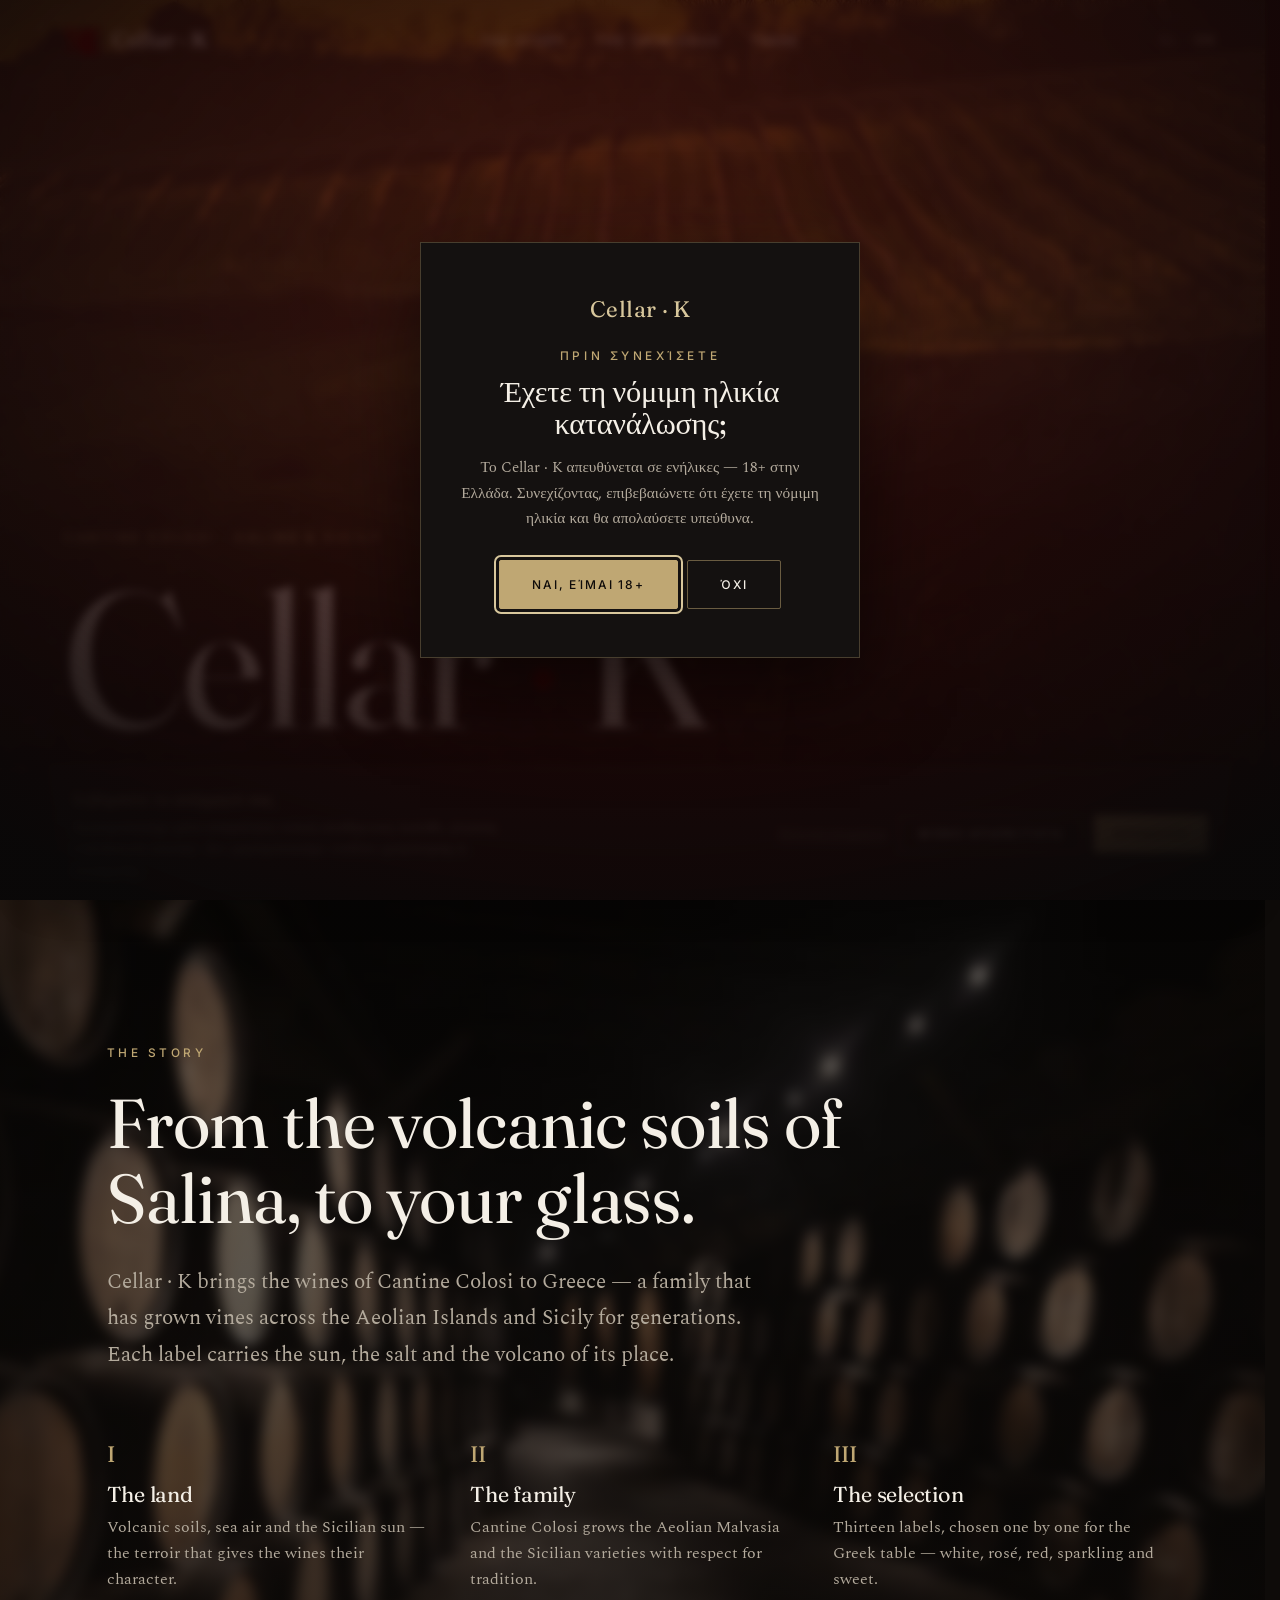
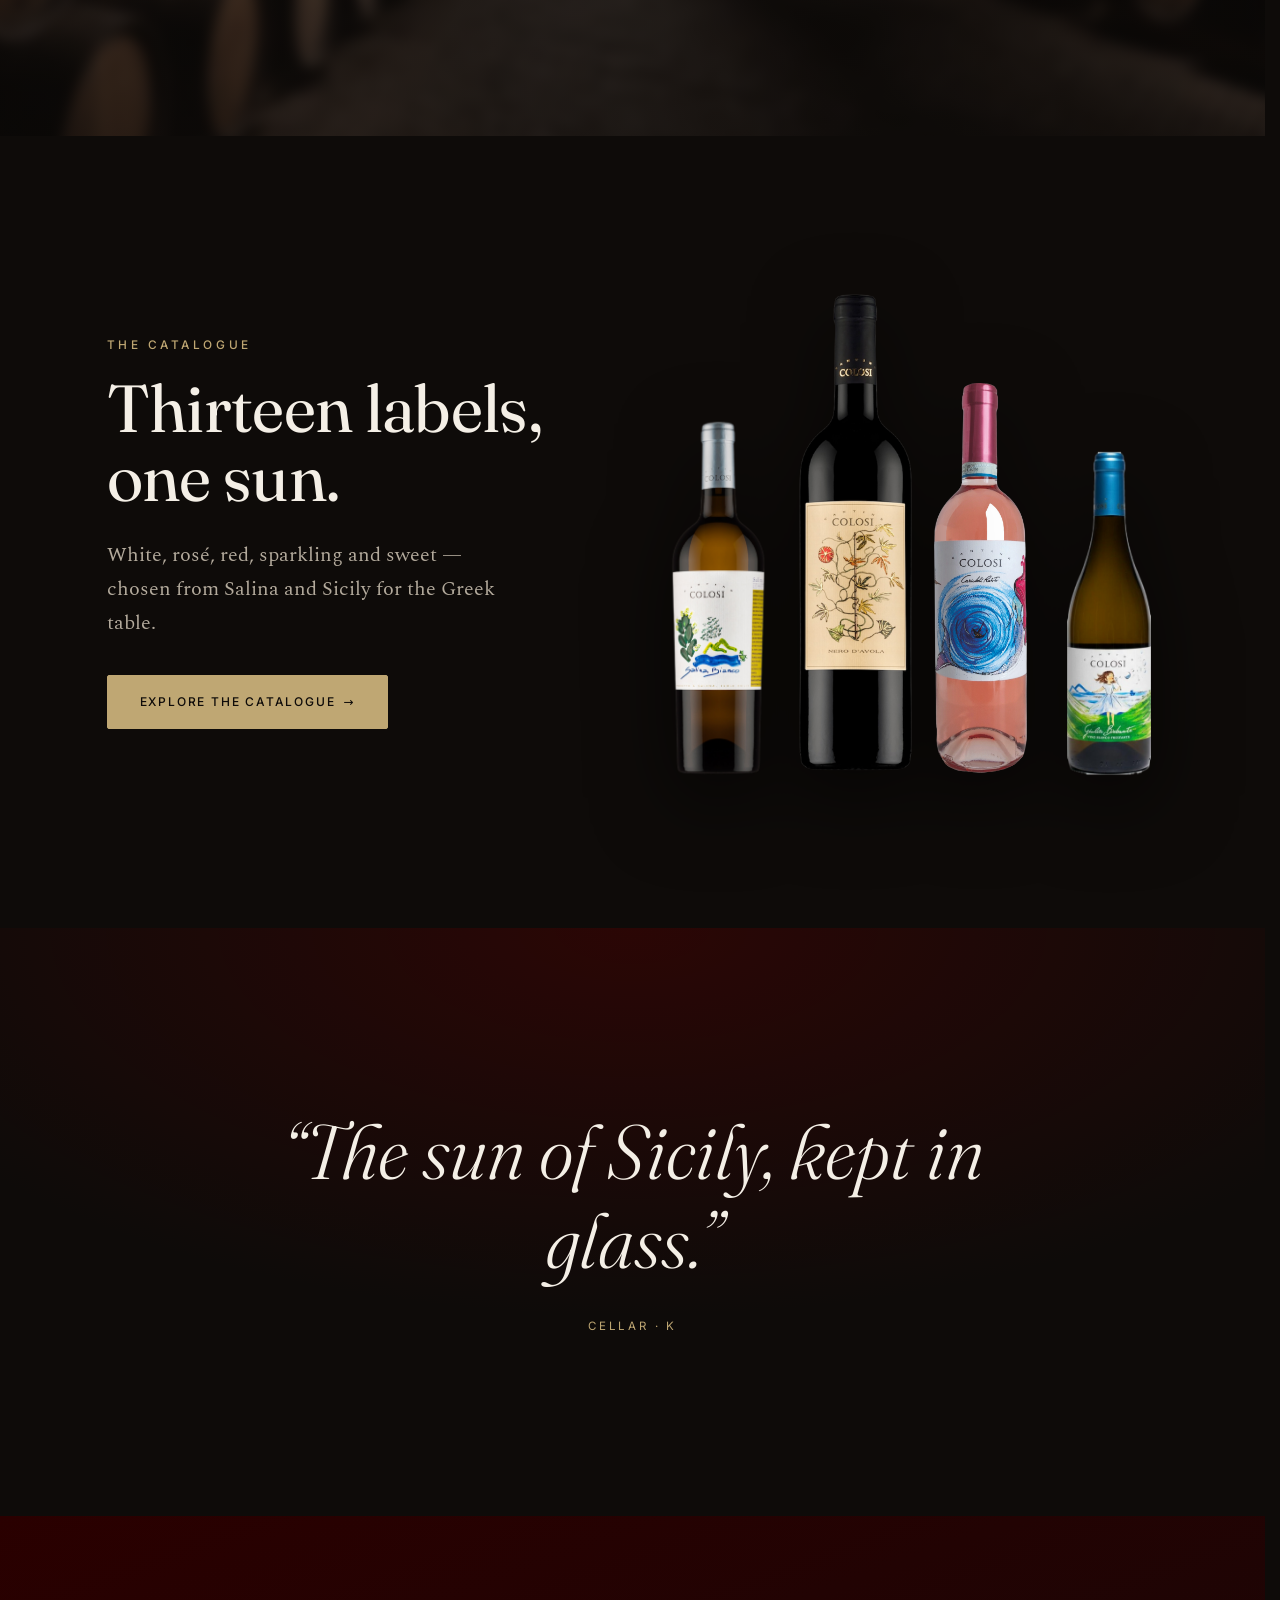
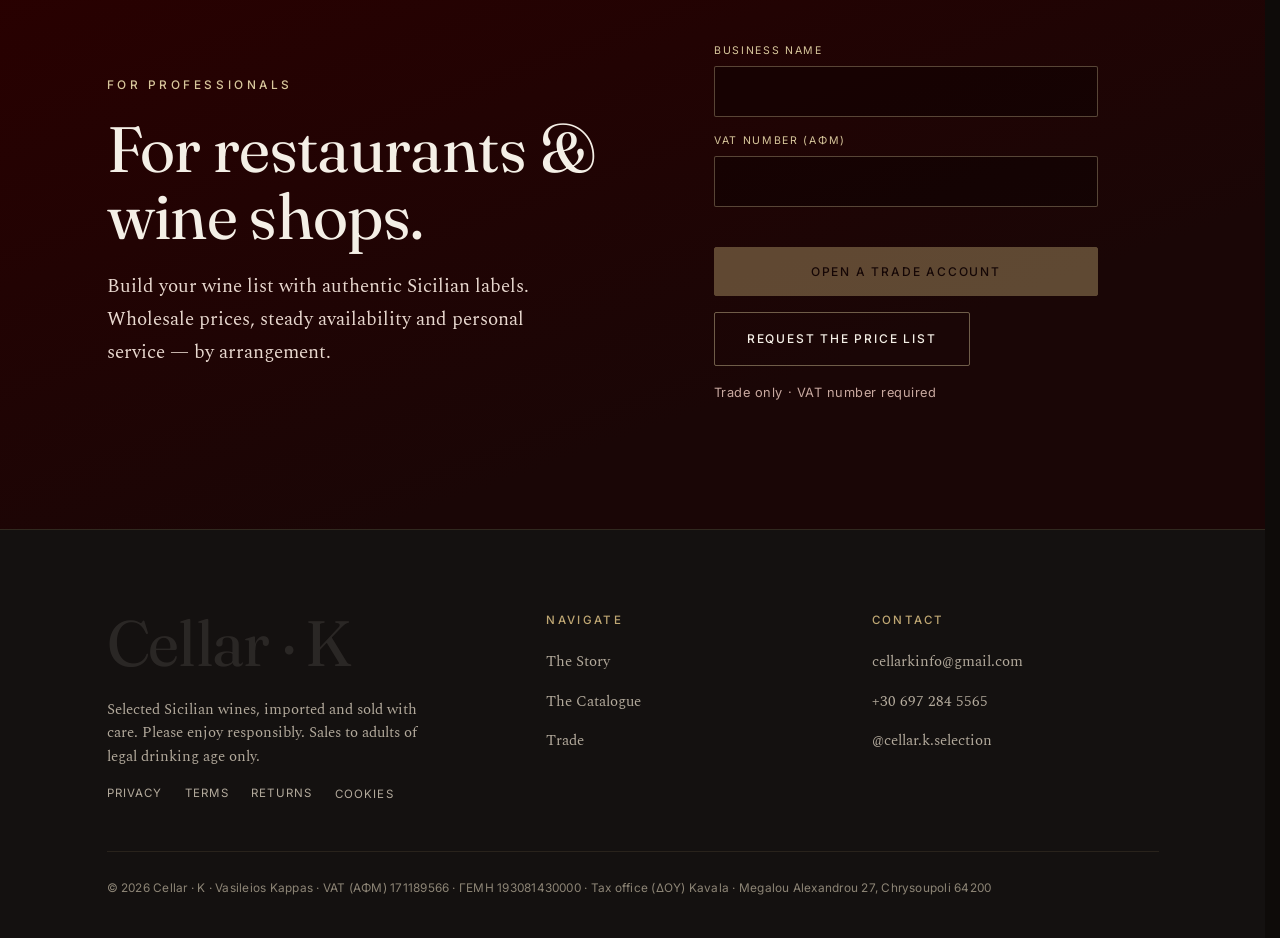
<file: index.html>
<!doctype html>
<html lang="el">
<head>
<meta charset="utf-8" />
<meta name="viewport" content="width=device-width, initial-scale=1" />
<meta name="robots" content="noindex, nofollow"><!-- LAUNCH cellar-k.com: remove this noindex -->
<meta http-equiv="Content-Security-Policy" content="default-src 'self'; script-src 'self' 'unsafe-inline'; style-src 'self' 'unsafe-inline'; img-src 'self' https://romanos2408.github.io data:; font-src 'self'; connect-src 'self'; base-uri 'self'; form-action 'self'; object-src 'none'" />
<meta name="theme-color" content="#0e0b09" />
<title data-gr="Cellar · K — Σικελικά κρασιά · Cantine Colosi" data-en="Cellar · K — Sicilian wines · Cantine Colosi">Cellar · K — Σικελικά κρασιά · Cantine Colosi</title>
<meta name="description" data-gr="Επιλεγμένα σικελικά κρασιά της Cantine Colosi από τη Σαλίνα και τη Σικελία, με εισαγωγή και διάθεση στην Ελλάδα." data-en="Selected Sicilian wines from Cantine Colosi — Salina & Sicily — imported and distributed in Greece." content="Επιλεγμένα σικελικά κρασιά της Cantine Colosi από τη Σαλίνα και τη Σικελία." />
<link rel="canonical" href="https://cellar-k.com/" />
<link rel="icon" href="assets/favicon-32.png" />
<link rel="apple-touch-icon" href="assets/apple-touch-icon.png" />
<link rel="stylesheet" href="assets/fonts/fonts.css?v=2" />
<link rel="stylesheet" href="assets/styles.css?v=13" />
<style>
  /* homepage section styles only — tokens, reset, nav, buttons, eyebrow
     and footer live in the shared assets/styles.css */
  .hero{ position:relative; height:100svh; min-height:600px; overflow:hidden; display:flex; align-items:flex-end; }
  .hero-bg{ position:absolute; inset:0; width:100%; height:100%; object-fit:cover; transform:scale(1.16); will-change:transform; }
  .hero-scrim{ position:absolute; inset:0; z-index:1; background:linear-gradient(to top, rgba(8,6,5,.95) 0%, rgba(8,6,5,.5) 34%, rgba(8,6,5,.06) 58%, rgba(8,6,5,.42) 100%); }
  .hero-content{ position:relative; z-index:2; width:100%; padding:0 clamp(1.4rem,5vw,5rem) clamp(3rem,9vh,7rem); }
  .hero-content .eyebrow{ margin:0 0 1.5rem; }
  .hero h1{ font-size:clamp(4rem,15vw,13rem); line-height:.9; }
  .hero .tagline{ font-family:var(--body); font-style:italic; font-size:clamp(1.15rem,2.5vw,1.85rem); color:var(--gold-soft); margin:1.5rem 0 0; max-width:26ch; line-height:1.3; }
  .scroll-cue{ position:absolute; left:50%; bottom:1.8rem; z-index:3; transform:translateX(-50%); width:1px; height:54px; background:linear-gradient(to bottom, transparent, var(--gold-soft)); }

  .story{ position:relative; isolation:isolate; overflow:hidden; padding:clamp(6rem,16vh,12rem) 0; background:var(--ink-2); }
  .story-bg{ position:absolute; inset:0; z-index:-1; }
  .story-bg img{ width:100%; height:100%; object-fit:cover; filter:blur(6px) brightness(.66) saturate(.95); transform:scale(1.08); }
  .story-bg::after{ content:""; position:absolute; inset:0; background:linear-gradient(rgba(14,11,9,.38), rgba(14,11,9,.66)); }
  .story .eyebrow{ margin-bottom:1.4rem; }
  .story h2{ font-size:clamp(2rem,5.4vw,4.4rem); line-height:1.08; max-width:18ch; }
  .story .lede{ font-size:clamp(1.05rem,1.7vw,1.3rem); line-height:1.75; color:var(--muted); max-width:60ch; margin:1.8rem 0 0; }
  .story-grid{ display:grid; grid-template-columns:repeat(3,1fr); gap:2.4rem; margin-top:clamp(3rem,7vh,5.5rem); }
  .story-grid .num{ font-family:var(--serif); font-size:1.4rem; color:var(--gold); }
  .story-grid h3{ font-size:1.35rem; margin:.7rem 0 .5rem; }
  .story-grid p{ font-size:.98rem; line-height:1.65; color:var(--muted); }
  @media(max-width:780px){ .story-grid{ grid-template-columns:1fr; gap:2rem; } }

  .cat{ padding:clamp(6rem,16vh,12rem) 0; }
  .cat-split{ display:grid; grid-template-columns:1fr 1fr; gap:clamp(2rem,5vw,5rem); align-items:center; }
  .cat-split-text .eyebrow{ margin-bottom:1.2rem; }
  .cat-split-text h2{ font-size:clamp(2.2rem,5.2vw,4.6rem); line-height:1.04; max-width:12ch; }
  .cat-split-text .lede{ font-size:clamp(1.05rem,1.6vw,1.25rem); line-height:1.7; color:var(--muted); margin:1.6rem 0 2.2rem; max-width:40ch; }
  .cat-bottles{ position:relative; height:clamp(360px,56vh,560px); }
  .cat-bottles img{ position:absolute; bottom:0; height:88%; filter:drop-shadow(0 26px 40px rgba(0,0,0,.6)); }
  .cat-bottles img:nth-child(1){ left:0; height:74%; z-index:1; }
  .cat-bottles img:nth-child(2){ left:24%; height:100%; z-index:3; }
  .cat-bottles img:nth-child(3){ left:52%; height:82%; z-index:2; }
  .cat-bottles img:nth-child(4){ left:80%; height:68%; z-index:1; }
  @media(max-width:780px){ .cat-split{ grid-template-columns:1fr; } .cat-bottles{ height:340px; } }

  .interlude{ position:relative; padding:clamp(7rem,20vh,14rem) 0; text-align:center; background:radial-gradient(120% 120% at 50% 0%, rgba(78,0,0,.45), rgba(14,11,9,0) 55%), var(--ink); }
  .interlude p{ font-family:var(--serif); font-style:italic; font-weight:300; font-size:clamp(2rem,6vw,5rem); line-height:1.15; color:var(--cream); max-width:16ch; margin:0 auto; }
  .interlude .src{ font-family:var(--sans); font-size:.72rem; letter-spacing:.24em; text-transform:uppercase; color:var(--gold); margin-top:2rem; }

  .trade{ background:linear-gradient(160deg, var(--oxblood-deep), #1a0606 70%); padding:clamp(5rem,14vh,10rem) 0; }
  .trade-grid{ display:grid; grid-template-columns:1.1fr .9fr; gap:clamp(2rem,5vw,5rem); align-items:center; }
  .trade .eyebrow{ color:var(--gold-soft); margin-bottom:1.2rem; }
  .trade h2{ font-size:clamp(2rem,5vw,4rem); line-height:1.05; }
  .trade p{ font-family:var(--body); font-size:clamp(1.05rem,1.5vw,1.22rem); line-height:1.7; color:#e9d9d0; margin:1.4rem 0 0; max-width:46ch; }
  .trade-cta{ display:flex; flex-direction:column; gap:1rem; align-items:flex-start; }
  .trade-cta .note{ font-family:var(--sans); font-size:.8rem; color:#c9a9a0; letter-spacing:.04em; }
  .trade-form{ display:flex; flex-direction:column; gap:.9rem; width:100%; max-width:24rem; }
  .trade-form .field{ display:flex; flex-direction:column; gap:.4rem; }
  .trade-form .field-label{ font-family:var(--sans); font-size:.66rem; letter-spacing:.16em; text-transform:uppercase; color:var(--gold-soft); }
  .trade-form input{ width:100%; padding:.8rem .95rem; border-radius:2px; background:rgba(0,0,0,.28); border:1px solid rgba(216,199,156,.34); color:var(--cream); font-family:var(--body); font-size:1rem; transition:border-color .3s var(--ease), background .3s var(--ease); }
  .trade-form input:focus{ outline:none; border-color:var(--gold); background:rgba(0,0,0,.4); }
  .trade-form #trAfm{ letter-spacing:.28em; font-variant-numeric:tabular-nums; }
  .trade-form .field-msg{ min-height:1.1em; margin:-.25rem 0 .15rem; font-family:var(--sans); font-size:.74rem; color:transparent; }
  .trade-form .field-msg.ok{ color:var(--gold-soft); }
  .trade-form .field-msg.bad{ color:#e7a79c; }
  .trade-form .btn{ width:100%; justify-content:center; }
  .trade-form .btn[disabled]{ opacity:.42; cursor:not-allowed; pointer-events:none; }
  @media(max-width:780px){ .trade-grid{ grid-template-columns:1fr; gap:2.2rem; } }

  @media(prefers-reduced-motion:reduce){ .hero-bg{ transform:none !important; } }
</style>
</head>
<body>
  <header class="nav" id="nav">
    <a class="brand" href="#" aria-label="Cellar · K — αρχική" data-aria-gr="Cellar · K — αρχική" data-aria-en="Cellar · K — home"><img class="brand-mark" src="assets/logo-mark.png" alt="" /><span>Cellar · K</span></a>
    <ul class="nav-links">
      <li><a href="#story" data-gr="Η Ιστορία" data-en="The Story">Η Ιστορία</a></li>
      <li><a href="catalog.html" data-gr="Ο Κατάλογος" data-en="The Catalogue">Ο Κατάλογος</a></li>
      <li><a href="#trade" data-gr="Χονδρική" data-en="Trade">Χονδρική</a></li>
    </ul>
    <button class="lang" type="button" data-aria-gr="Αλλαγή γλώσσας" data-aria-en="Change language" aria-label="Αλλαγή γλώσσας"><span data-lang="gr">EL</span> · <span data-lang="en">EN</span></button>
  </header>

  <!-- HERO -->
  <section class="hero">
    <img class="hero-bg" src="assets/photos/hero-sicily.jpg" alt="" data-aria-gr="Αμπελώνας στη Σικελία στο χρυσό φως" data-aria-en="A Sicilian vineyard in golden light" />
    <div class="hero-scrim"></div>
    <div class="hero-content">
      <span class="eyebrow" data-gr="Cantine Colosi · Σαλίνα & Σικελία" data-en="Cantine Colosi · Salina & Sicily">Cantine Colosi · Σαλίνα &amp; Σικελία</span>
      <h1>Cellar <span class="dot">·</span> K</h1>
      <p class="tagline" data-gr="Ο ήλιος της Σικελίας, φυλαγμένος σε γυαλί." data-en="The sun of Sicily, kept in glass.">Ο ήλιος της Σικελίας, φυλαγμένος σε γυαλί.</p>
    </div>
    <div class="scroll-cue" aria-hidden="true"></div>
  </section>

  <!-- STORY -->
  <section class="story" id="story">
    <div class="story-bg" aria-hidden="true"><img src="assets/photos/barrels.jpg" alt="" /></div>
    <div class="wrap">
      <span class="eyebrow" data-gr="Η Ιστορία" data-en="The Story">Η Ιστορία</span>
      <h2 data-fade data-gr="Από τα ηφαιστειακά εδάφη της Σαλίνα, στο ποτήρι σας." data-en="From the volcanic soils of Salina, to your glass.">Από τα ηφαιστειακά εδάφη της Σαλίνα, στο ποτήρι σας.</h2>
      <p class="lede" data-fade data-gr="Το Cellar · K φέρνει στην Ελλάδα τα κρασιά της Cantine Colosi — μιας οικογένειας που καλλιεργεί αμπέλια στα Αιολικά Νησιά και τη Σικελία εδώ και γενιές. Κάθε ετικέτα κουβαλά τον ήλιο, το αλάτι και το ηφαίστειο του τόπου της." data-en="Cellar · K brings the wines of Cantine Colosi to Greece — a family that has grown vines across the Aeolian Islands and Sicily for generations. Each label carries the sun, the salt and the volcano of its place.">Το Cellar · K φέρνει στην Ελλάδα τα κρασιά της Cantine Colosi — μιας οικογένειας που καλλιεργεί αμπέλια στα Αιολικά Νησιά και τη Σικελία εδώ και γενιές. Κάθε ετικέτα κουβαλά τον ήλιο, το αλάτι και το ηφαίστειο του τόπου της.</p>
      <div class="story-grid">
        <div data-fade><div class="num">I</div><h3 data-gr="Ο τόπος" data-en="The land">Ο τόπος</h3><p data-gr="Ηφαιστειακά εδάφη, θαλασσινός αέρας και ο σικελικός ήλιος — το terroir που δίνει στα κρασιά τον χαρακτήρα τους." data-en="Volcanic soils, sea air and the Sicilian sun — the terroir that gives the wines their character.">Ηφαιστειακά εδάφη, θαλασσινός αέρας και ο σικελικός ήλιος — το terroir που δίνει στα κρασιά τον χαρακτήρα τους.</p></div>
        <div data-fade><div class="num">II</div><h3 data-gr="Η οικογένεια" data-en="The family">Η οικογένεια</h3><p data-gr="Η Cantine Colosi καλλιεργεί τη Malvasia των Αιολικών και τις σικελικές ποικιλίες με σεβασμό στην παράδοση." data-en="Cantine Colosi grows the Aeolian Malvasia and the Sicilian varieties with respect for tradition.">Η Cantine Colosi καλλιεργεί τη Malvasia των Αιολικών και τις σικελικές ποικιλίες με σεβασμό στην παράδοση.</p></div>
        <div data-fade><div class="num">III</div><h3 data-gr="Η επιλογή" data-en="The selection">Η επιλογή</h3><p data-gr="Δεκατρείς ετικέτες, διαλεγμένες μία προς μία για το ελληνικό τραπέζι — λευκά, ροζέ, ερυθρά, αφρώδη και γλυκά." data-en="Thirteen labels, chosen one by one for the Greek table — white, rosé, red, sparkling and sweet.">Δεκατρείς ετικέτες, διαλεγμένες μία προς μία για το ελληνικό τραπέζι — λευκά, ροζέ, ερυθρά, αφρώδη και γλυκά.</p></div>
      </div>
    </div>
  </section>

  <!-- CATALOGUE -->
  <section class="cat" id="catalogue">
    <div class="wrap cat-split">
      <div class="cat-split-text">
        <span class="eyebrow" data-gr="Ο Κατάλογος" data-en="The Catalogue">Ο Κατάλογος</span>
        <h2 data-fade data-gr="Δεκατρείς ετικέτες, ένας ήλιος." data-en="Thirteen labels, one sun.">Δεκατρείς ετικέτες, ένας ήλιος.</h2>
        <p class="lede" data-fade data-gr="Λευκά, ροζέ, ερυθρά, αφρώδη και γλυκά — διαλεγμένα από τη Σαλίνα και τη Σικελία για το ελληνικό τραπέζι." data-en="White, rosé, red, sparkling and sweet — chosen from Salina and Sicily for the Greek table.">Λευκά, ροζέ, ερυθρά, αφρώδη και γλυκά — διαλεγμένα από τη Σαλίνα και τη Σικελία για το ελληνικό τραπέζι.</p>
        <a class="btn solid" data-fade href="catalog.html"><span data-gr="Εξερευνήστε τον κατάλογο" data-en="Explore the catalogue">Εξερευνήστε τον κατάλογο</span> <span>→</span></a>
      </div>
      <div class="cat-bottles" data-fade>
        <img src="assets/wines/salina-bianco.png?v=2" alt="Salina Bianco" loading="lazy" />
        <img src="assets/wines/nero-davola.png?v=2" alt="Nero d'Avola" loading="lazy" />
        <img src="assets/wines/cariddi-rosato.png?v=2" alt="Cariddi Rosato" loading="lazy" />
        <img src="assets/wines/giulia-birbante.png?v=2" alt="Giulia Birbante" loading="lazy" />
      </div>
    </div>
  </section>

  <!-- INTERLUDE -->
  <section class="interlude">
    <div class="wrap">
      <p data-fade data-gr="«Ο ήλιος της Σικελίας, φυλαγμένος σε γυαλί.»" data-en="“The sun of Sicily, kept in glass.”">«Ο ήλιος της Σικελίας, φυλαγμένος σε γυαλί.»</p>
      <div class="src" data-fade>Cellar · K</div>
    </div>
  </section>

  <!-- TRADE -->
  <section class="trade" id="trade">
    <div class="wrap trade-grid">
      <div>
        <span class="eyebrow" data-gr="Για επαγγελματίες" data-en="For professionals">Για επαγγελματίες</span>
        <h2 data-fade data-gr="Για εστιατόρια & κάβες." data-en="For restaurants & wine shops.">Για εστιατόρια &amp; κάβες.</h2>
        <p data-fade data-gr="Χτίστε τη λίστα κρασιών σας με αυθεντικές σικελικές ετικέτες. Τιμές χονδρικής, σταθερή διαθεσιμότητα και προσωπική εξυπηρέτηση — κατόπιν συνεννόησης." data-en="Build your wine list with authentic Sicilian labels. Wholesale prices, steady availability and personal service — by arrangement.">Χτίστε τη λίστα κρασιών σας με αυθεντικές σικελικές ετικέτες. Τιμές χονδρικής, σταθερή διαθεσιμότητα και προσωπική εξυπηρέτηση — κατόπιν συνεννόησης.</p>
      </div>
      <div class="trade-cta" data-fade>
        <form class="trade-form" id="tradeForm" novalidate>
          <label class="field">
            <span class="field-label" data-gr="Επωνυμία επιχείρησης" data-en="Business name">Επωνυμία επιχείρησης</span>
            <input type="text" id="trBiz" name="biz" autocomplete="organization" />
          </label>
          <label class="field">
            <span class="field-label" data-gr="ΑΦΜ" data-en="VAT number (ΑΦΜ)">ΑΦΜ</span>
            <input type="text" id="trAfm" name="afm" inputmode="numeric" autocomplete="off" maxlength="9" aria-describedby="trAfmMsg" />
          </label>
          <p class="field-msg" id="trAfmMsg" role="status" aria-live="polite"></p>
          <button class="btn solid" type="submit" id="ctaAccount" data-gr="Άνοιγμα λογαριασμού χονδρικής" data-en="Open a trade account" disabled>Άνοιγμα λογαριασμού χονδρικής</button>
        </form>
        <a class="btn ghost" id="ctaPrice" href="#" data-gr="Ζητήστε τον τιμοκατάλογο" data-en="Request the price list">Ζητήστε τον τιμοκατάλογο</a>
        <span class="note" data-gr="Αποκλειστικά για επαγγελματίες · ΑΦΜ απαραίτητο" data-en="Trade only · VAT number required">Αποκλειστικά για επαγγελματίες · ΑΦΜ απαραίτητο</span>
      </div>
    </div>
  </section>

  <!-- FOOTER -->
  <footer>
    <div class="wrap">
      <div class="foot-grid">
        <div>
          <div class="foot-mark">Cellar · K</div>
          <p class="legal" data-gr="Επιλεγμένα σικελικά κρασιά, εισαγωγή και διάθεση με φροντίδα. Απολαμβάνετε υπεύθυνα. Πώληση μόνο σε ενήλικες." data-en="Selected Sicilian wines, imported and sold with care. Please enjoy responsibly. Sales to adults of legal drinking age only.">Επιλεγμένα σικελικά κρασιά, εισαγωγή και διάθεση με φροντίδα. Απολαμβάνετε υπεύθυνα. Πώληση μόνο σε ενήλικες.</p>
          <div class="foot-legal-row">
            <a href="privacy.html" data-gr="Απόρρητο" data-en="Privacy">Απόρρητο</a>
            <a href="terms.html" data-gr="Όροι" data-en="Terms">Όροι</a>
            <a href="returns.html" data-gr="Επιστροφές" data-en="Returns">Επιστροφές</a>
            <button type="button" data-consent-open data-gr="Cookies" data-en="Cookies">Cookies</button>
          </div>
        </div>
        <div>
          <h4 data-gr="Πλοήγηση" data-en="Navigate">Πλοήγηση</h4>
          <ul>
            <li><a href="#story" data-gr="Η Ιστορία" data-en="The Story">Η Ιστορία</a></li>
            <li><a href="catalog.html" data-gr="Ο Κατάλογος" data-en="The Catalogue">Ο Κατάλογος</a></li>
            <li><a href="#trade" data-gr="Χονδρική" data-en="Trade">Χονδρική</a></li>
          </ul>
        </div>
        <div>
          <h4 data-gr="Επικοινωνία" data-en="Contact">Επικοινωνία</h4>
          <ul>
            <li><a href="mailto:cellarkinfo@gmail.com">cellarkinfo@gmail.com</a></li>
            <li><a href="tel:+306972845565">+30 697 284 5565</a></li>
            <li><a href="https://www.instagram.com/cellar.k.selection" target="_blank" rel="noopener">@cellar.k.selection</a></li>
          </ul>
        </div>
      </div>
      <p class="foot-imprint" data-gr="© 2026 Cellar · K · ΚΑΠΠΑΣ ΒΑΣΙΛΕΙΟΣ · ΑΦΜ 171189566 · ΓΕΜΗ 193081430000 · ΔΟΥ Καβάλας · Μεγάλου Αλεξάνδρου 27, Χρυσούπολη 64200" data-en="© 2026 Cellar · K · Vasileios Kappas · VAT (ΑΦΜ) 171189566 · ΓΕΜΗ 193081430000 · Tax office (ΔΟΥ) Kavala · Megalou Alexandrou 27, Chrysoupoli 64200">© 2026 Cellar · K · ΚΑΠΠΑΣ ΒΑΣΙΛΕΙΟΣ · ΑΦΜ 171189566 · ΓΕΜΗ 193081430000 · ΔΟΥ Καβάλας · Μεγάλου Αλεξάνδρου 27, Χρυσούπολη 64200</p>
    </div>
  </footer>

  <!-- motion -->
  <script src="assets/vendor/gsap.min.js"></script>
  <script src="assets/vendor/ScrollTrigger.min.js"></script>
  <script src="assets/vendor/SplitText.min.js"></script>
  <script src="assets/vendor/lenis.min.js"></script>
  <script>
  (function(){
    // price-list CTA → pre-filled enquiry email (account signup is wired in trade-signup.js)
    var M='cellarkinfo@gmail.com';
    var a2=document.getElementById('ctaPrice'); if(a2) a2.href='mailto:'+M+'?subject='+encodeURIComponent('Αίτημα τιμοκαταλόγου χονδρικής — Cellar · K')+'&body='+encodeURIComponent('Καλησπέρα Cellar · K,\n\nΘα ήθελα να λάβω τον τιμοκατάλογο χονδρικής.\n\nΕπιχείρηση:\nΑΦΜ:\n');

    if(!window.gsap) return;
    gsap.registerPlugin(ScrollTrigger, SplitText);
    var reduce = matchMedia('(prefers-reduced-motion: reduce)').matches;
    var lenis = new Lenis({ lerp:0.1 });
    lenis.on('scroll', ScrollTrigger.update);
    gsap.ticker.add(function(t){ lenis.raf(t*1000); });
    gsap.ticker.lagSmoothing(0);
    document.querySelectorAll('a[href^="#"]').forEach(function(a){ a.addEventListener('click', function(e){ var id=a.getAttribute('href'); if(id.length>1){ var t=document.querySelector(id); if(t){ e.preventDefault(); lenis.scrollTo(t,{offset:-70}); } } }); });
    ScrollTrigger.create({ start:'top -80', onUpdate:function(self){ document.getElementById('nav').classList.toggle('solid', self.scroll()>80); } });

    if(reduce) return;
    gsap.fromTo('.hero-bg', {scale:1.16}, {scale:1.0, duration:18, ease:'none'});
    var ht = new SplitText('.hero h1', {type:'chars'});
    gsap.timeline({ delay:0.15, defaults:{ ease:'power3.out' }})
      .from('.hero .eyebrow', {y:24, autoAlpha:0, duration:.9})
      .from(ht.chars, {yPercent:135, autoAlpha:0, stagger:.05, duration:1.15, ease:'power4.out'}, '-=.35')
      .from('.hero .tagline', {y:30, autoAlpha:0, duration:1.1}, '-=.6')
      .from('.scroll-cue', {autoAlpha:0, duration:.9}, '-=.3');
    gsap.to('.hero-bg', { yPercent:13, ease:'none', scrollTrigger:{ trigger:'.hero', start:'top top', end:'bottom top', scrub:true }});
    gsap.to('.hero-content', { yPercent:-22, autoAlpha:0, ease:'none', scrollTrigger:{ trigger:'.hero', start:'top top', end:'bottom top', scrub:.6 }});
    gsap.utils.toArray('[data-fade]').forEach(function(el){ gsap.from(el, { y:32, autoAlpha:0, duration:1, ease:'power2.out', scrollTrigger:{ trigger:el, start:'top 88%' }}); });
  })();
  </script>
  <!-- site systems: language, age-gate, cookie consent -->
  <script type="module">
    import { initI18n } from './assets/i18n.js?v=2';
    import { initAgeGate } from './assets/age-gate.js';
    import { initConsent } from './assets/consent.js';
    import { initTradeSignup } from './assets/trade-signup.js';
    initI18n();
    initAgeGate();
    initConsent();
    initTradeSignup();
  </script>
</body>
</html>
</file>
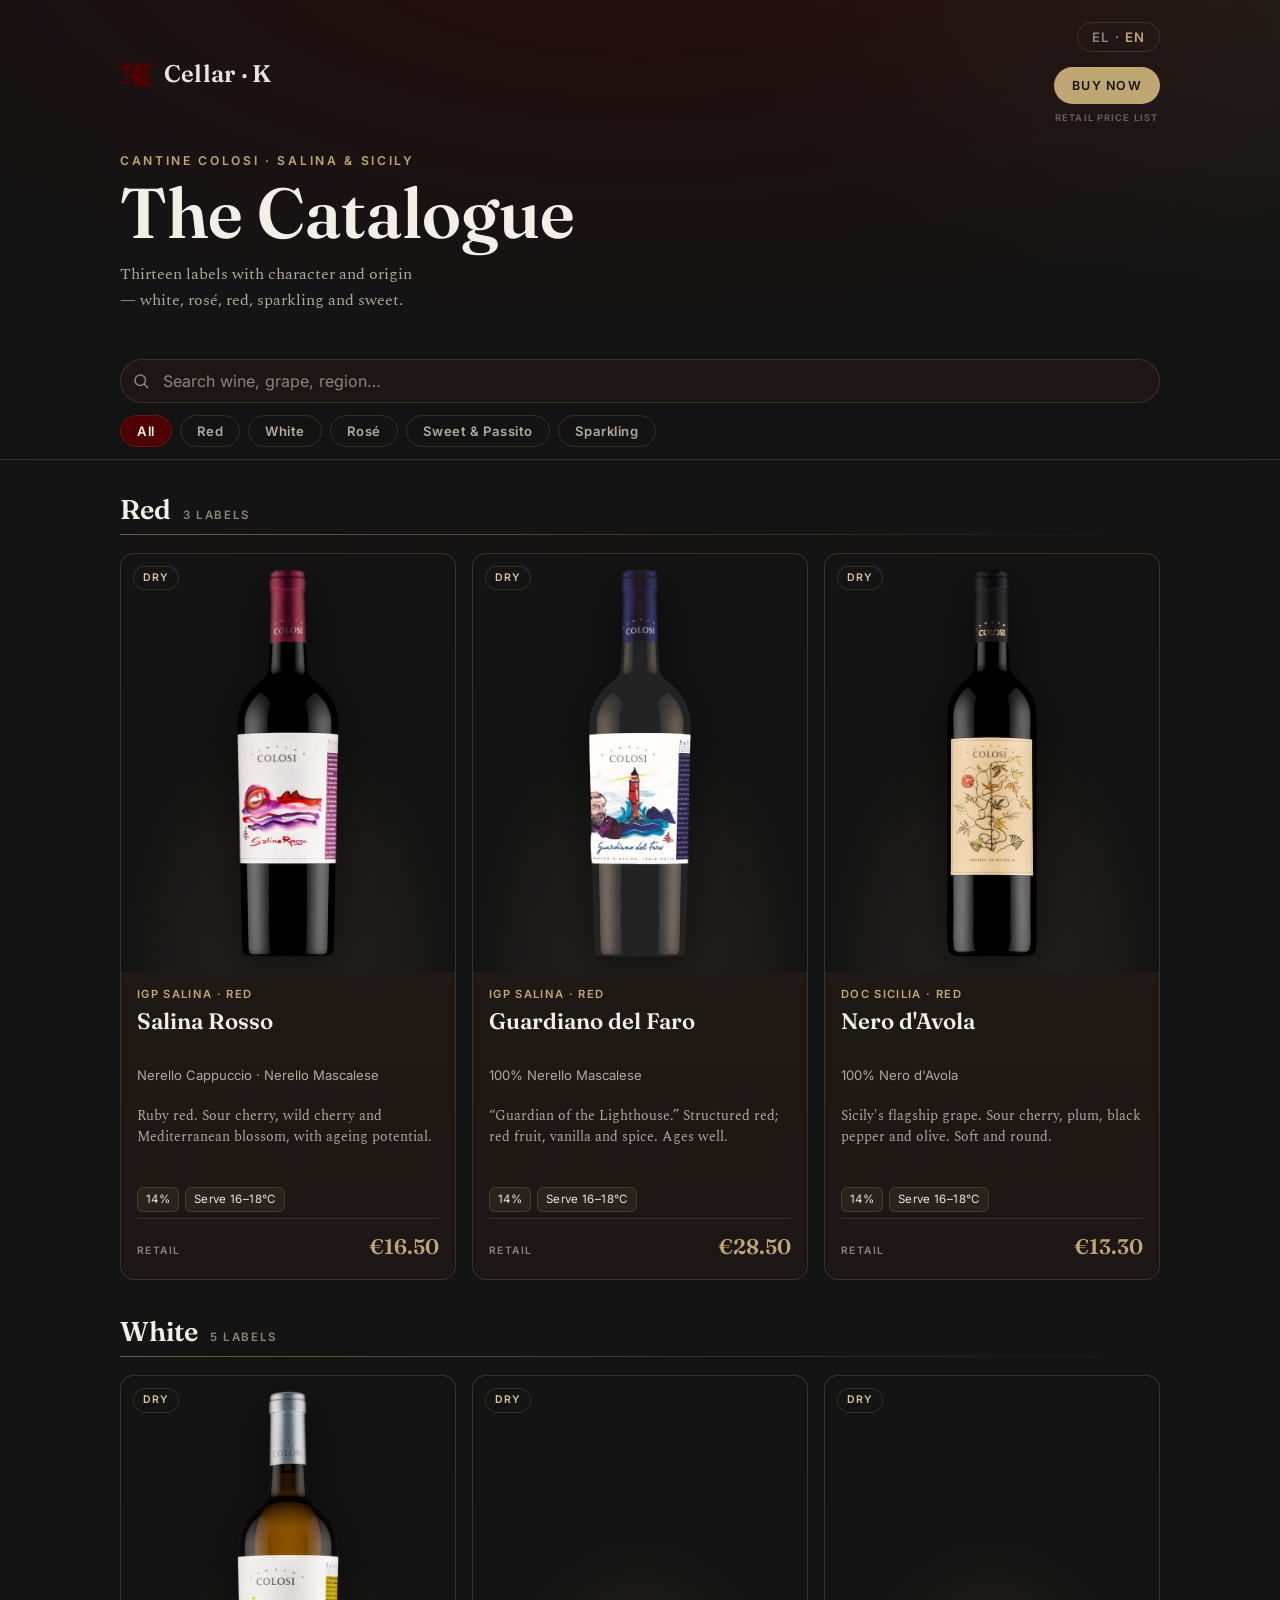
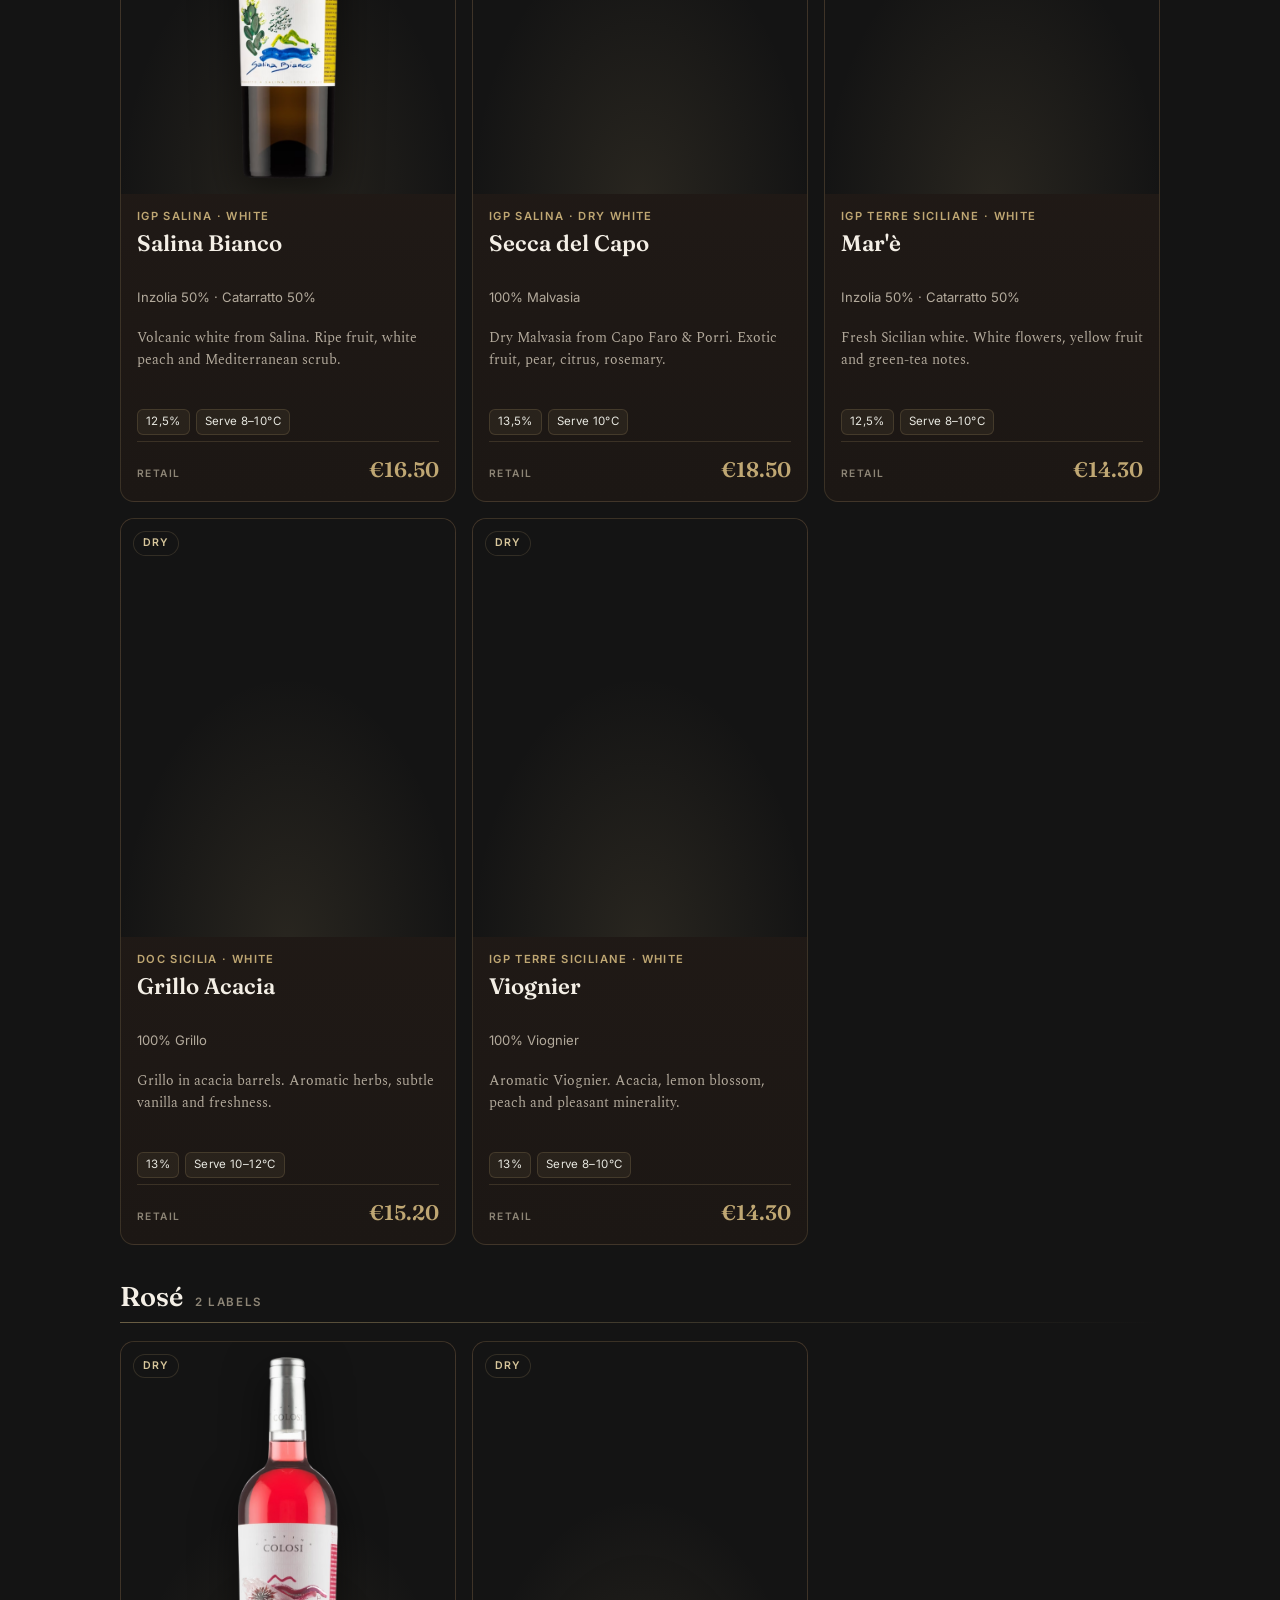
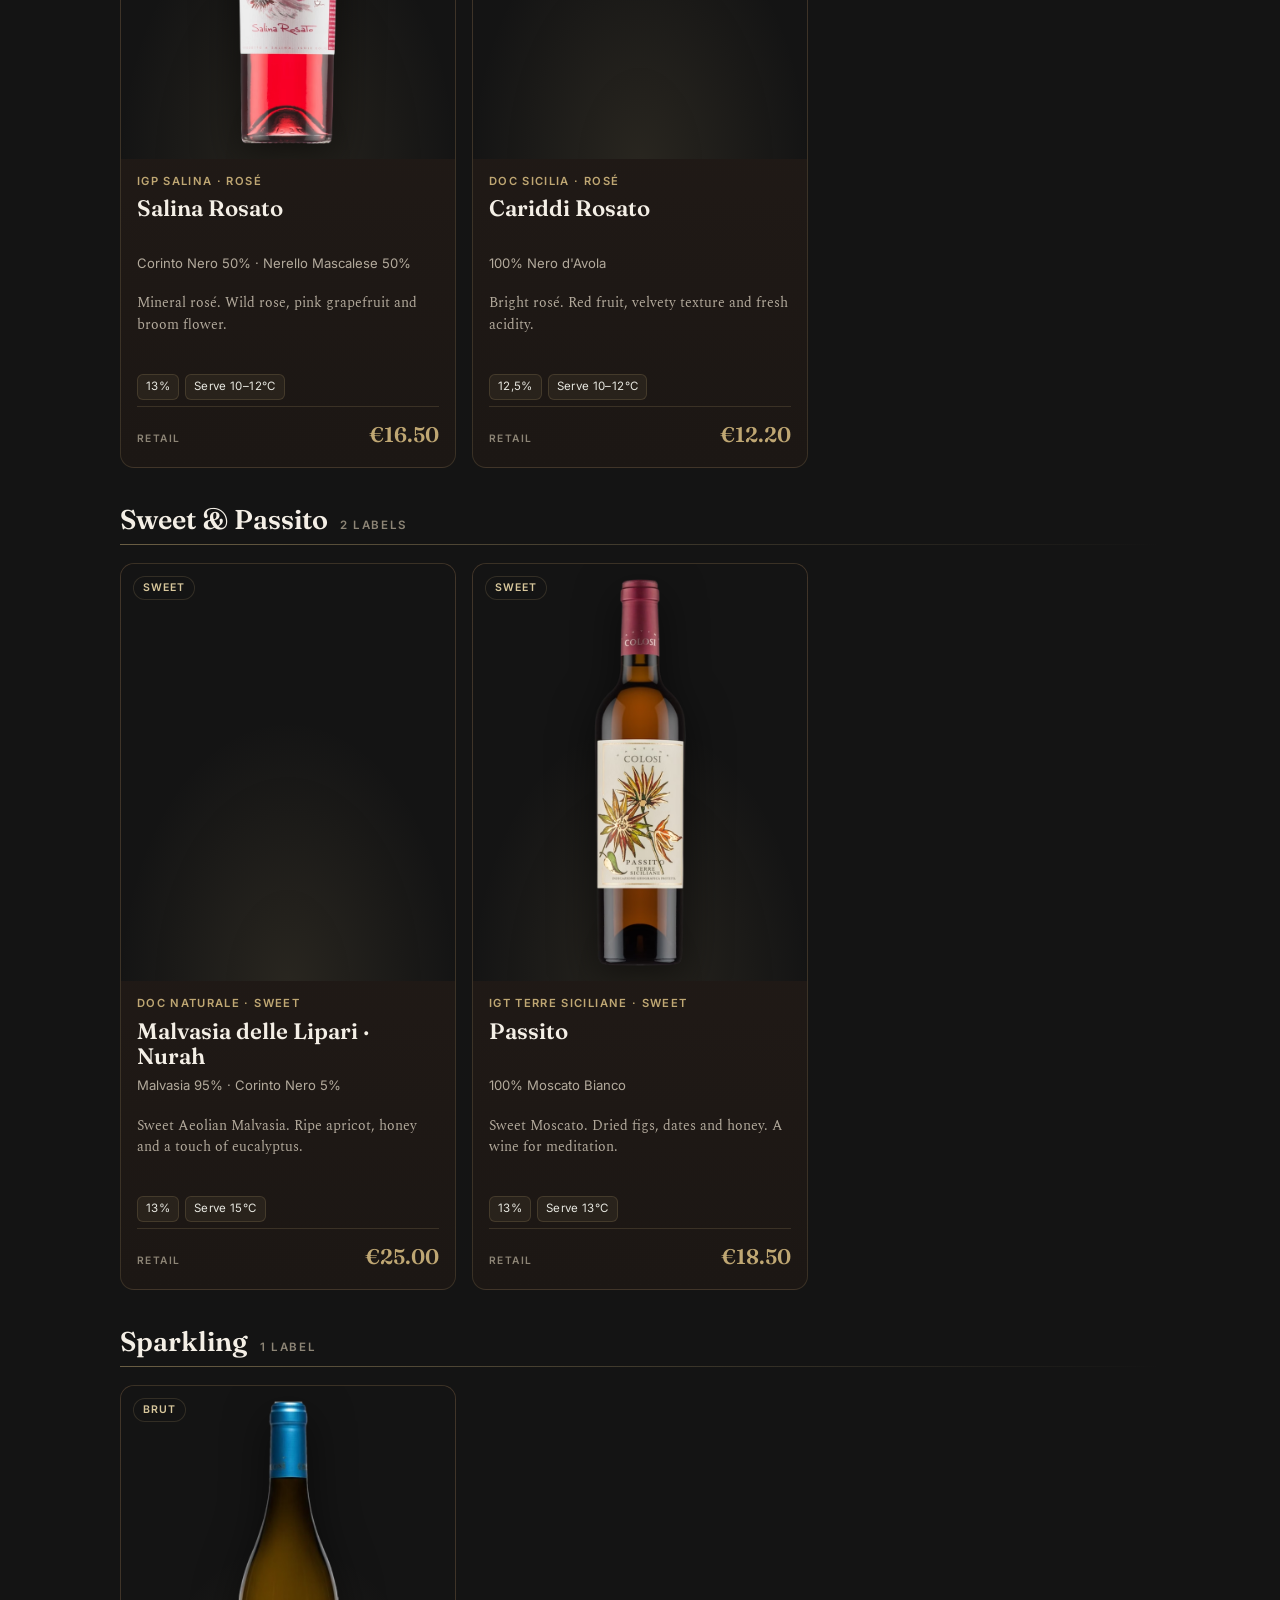
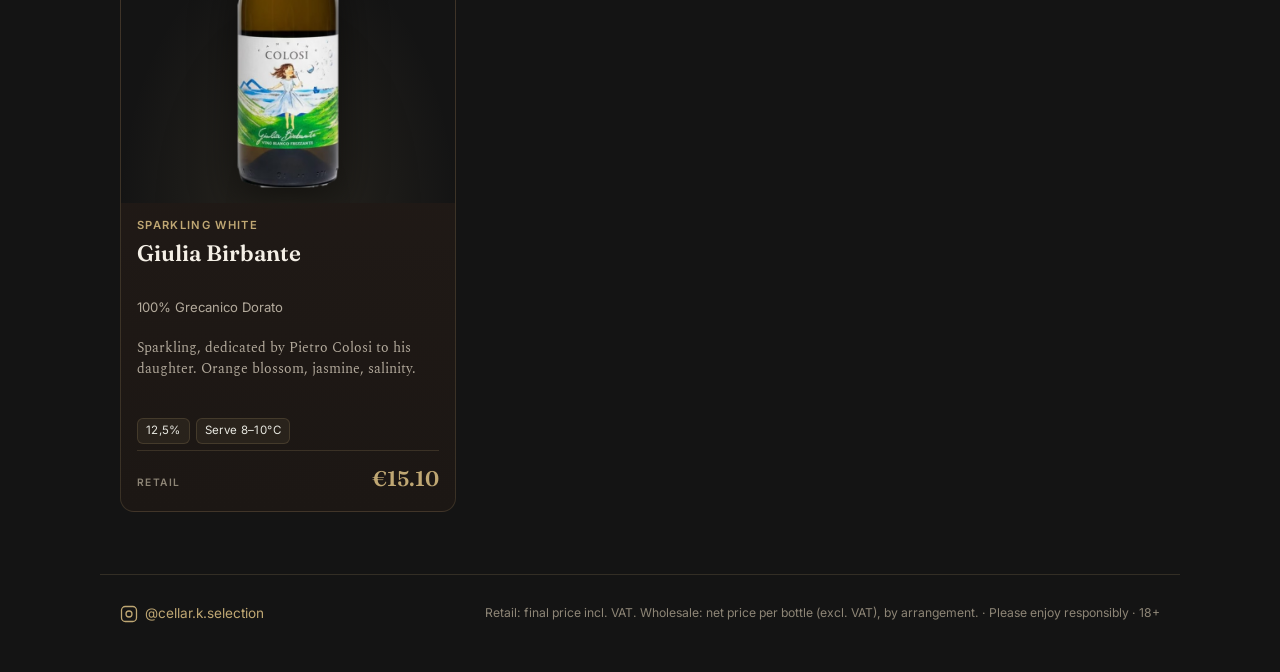
<file: catalogue/index.html>
<!doctype html>
<html lang="en">
<head>
  <meta charset="utf-8" />
  <meta name="viewport" content="width=device-width, initial-scale=1, viewport-fit=cover" />
  <meta name="robots" content="noindex, nofollow"><!-- QR-only microsite: keep out of search -->
  <meta name="theme-color" content="#141414" />
  <meta http-equiv="Content-Security-Policy" content="default-src 'self'; script-src 'self'; style-src 'self' 'unsafe-inline'; img-src 'self' data:; font-src 'self'; connect-src 'self'; base-uri 'self'; object-src 'none'" />
  <title>Cellar · K — Wine Catalogue</title>
  <meta name="description" content="Cellar · K — digital wine catalogue. Cantine Colosi, Salina & Sicily." />
  <link rel="icon" href="assets/favicon-32.png" />
  <link rel="apple-touch-icon" href="assets/apple-touch-icon.png" />
  <!-- Self-hosted fonts (Playfair Display + Inter, latin+greek) — no Google third-party. -->
  <link rel="stylesheet" href="assets/fonts/fonts.css?v=2" />
  <link rel="stylesheet" href="style.css?v=10" />
</head>
<body>
  <header class="hero">
    <div class="hero-top">
      <a class="brand" href="#">
        <img class="brand-mark" src="assets/logo-mark.png" alt="Cellar · K" />
        <span class="brand-word">Cellar · K</span>
      </a>
      <div class="hero-top-right">
        <button class="lang" id="lang" type="button" aria-label="Language / Γλώσσα">
          <span data-lang="gr">EL</span>
          <span class="lang-sep">·</span>
          <span data-lang="en">EN</span>
        </button>
        <a class="buy-now" id="buyNow" href="#" data-gr="Παραγγείλτε" data-en="Buy now" hidden>Παραγγείλτε</a>
        <span class="hero-mode" id="hero-mode" hidden></span>
      </div>
    </div>
    <p class="hero-tagline" id="tagline"></p>
    <h1 class="hero-title" data-gr="Ο Κατάλογος" data-en="The Catalogue">The Catalogue</h1>
    <p class="hero-sub" data-gr="Δεκατρείς ετικέτες με χαρακτήρα και καταγωγή — λευκά, ροζέ, ερυθρά, αφρώδη και γλυκά."
       data-en="Thirteen labels with character and origin — white, rosé, red, sparkling and sweet.">Thirteen labels with character and origin — white, rosé, red, sparkling and sweet.</p>
  </header>

  <div class="controls">
    <div class="search-wrap">
      <svg class="search-icon" viewBox="0 0 24 24" aria-hidden="true"><circle cx="11" cy="11" r="7"/><path d="m21 21-4.3-4.3"/></svg>
      <input id="search" type="search" autocomplete="off" />
    </div>
    <nav class="tabs" id="tabs" aria-label="Κατηγορίες"></nav>
  </div>

  <main id="app"></main>

  <footer class="foot" id="foot"></footer>

  <!-- Bottle zoom + full detail card -->
  <div class="lightbox" id="lightbox" hidden role="dialog" aria-modal="true" aria-label="">
    <button class="lightbox-close" id="lightbox-close" type="button" aria-label="Close">
      <svg viewBox="0 0 24 24" aria-hidden="true"><path d="M6 6l12 12M18 6L6 18"/></svg>
    </button>
    <div class="detail-card" id="detail-card"></div>
  </div>

  <script src="script.js?v=11"></script>
</body>
</html>
</file>
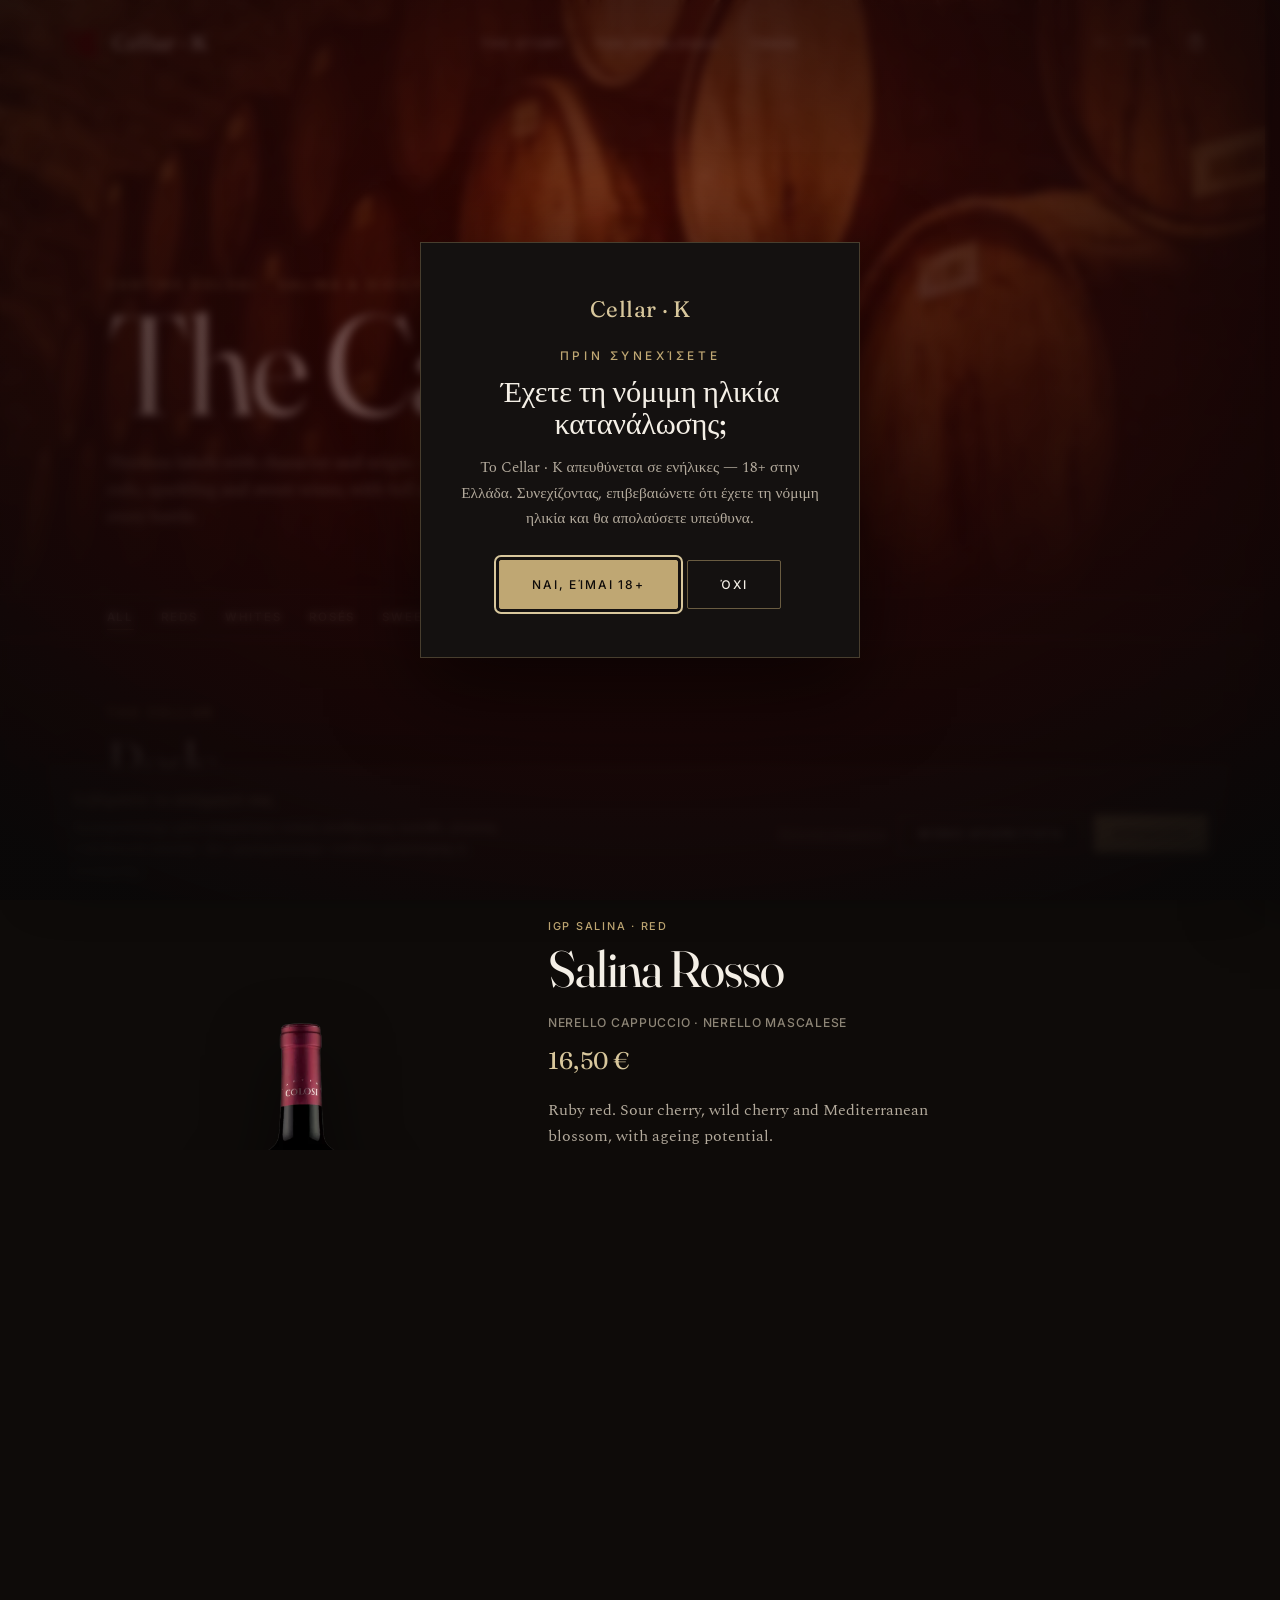
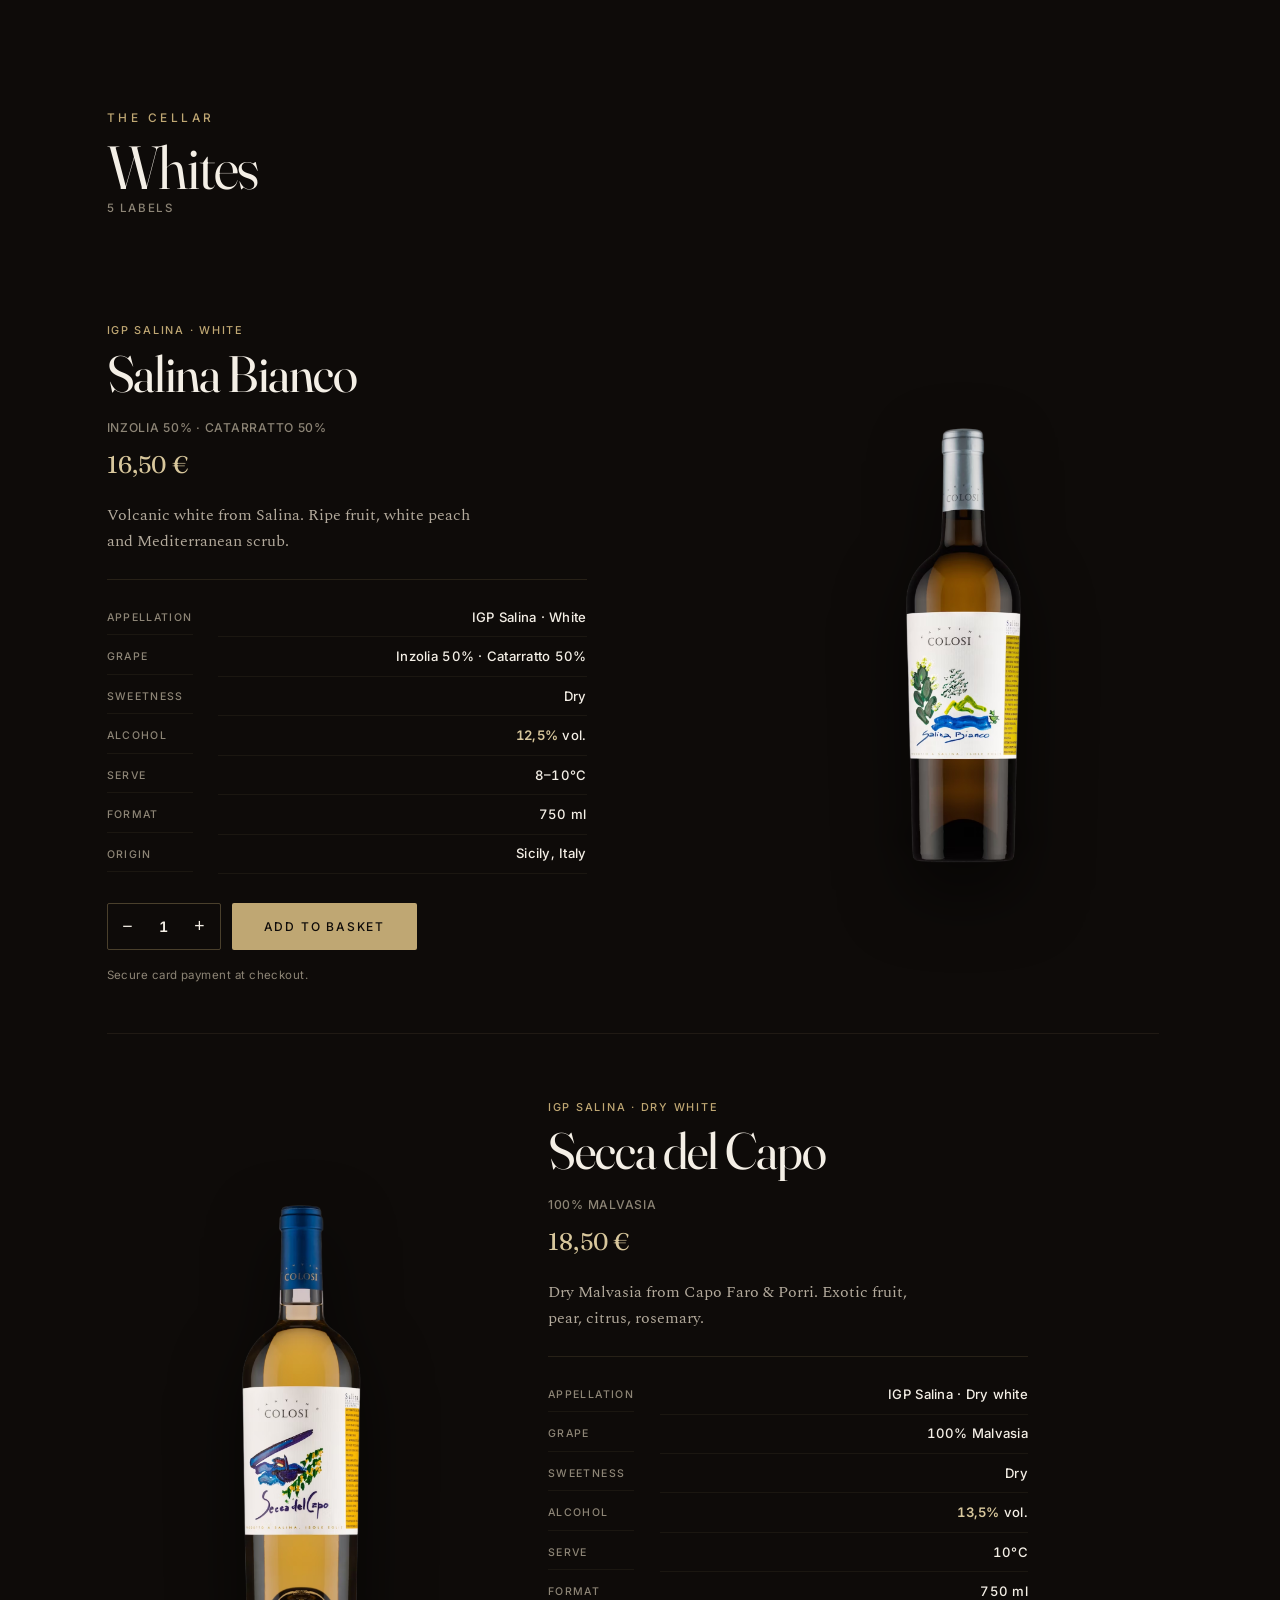
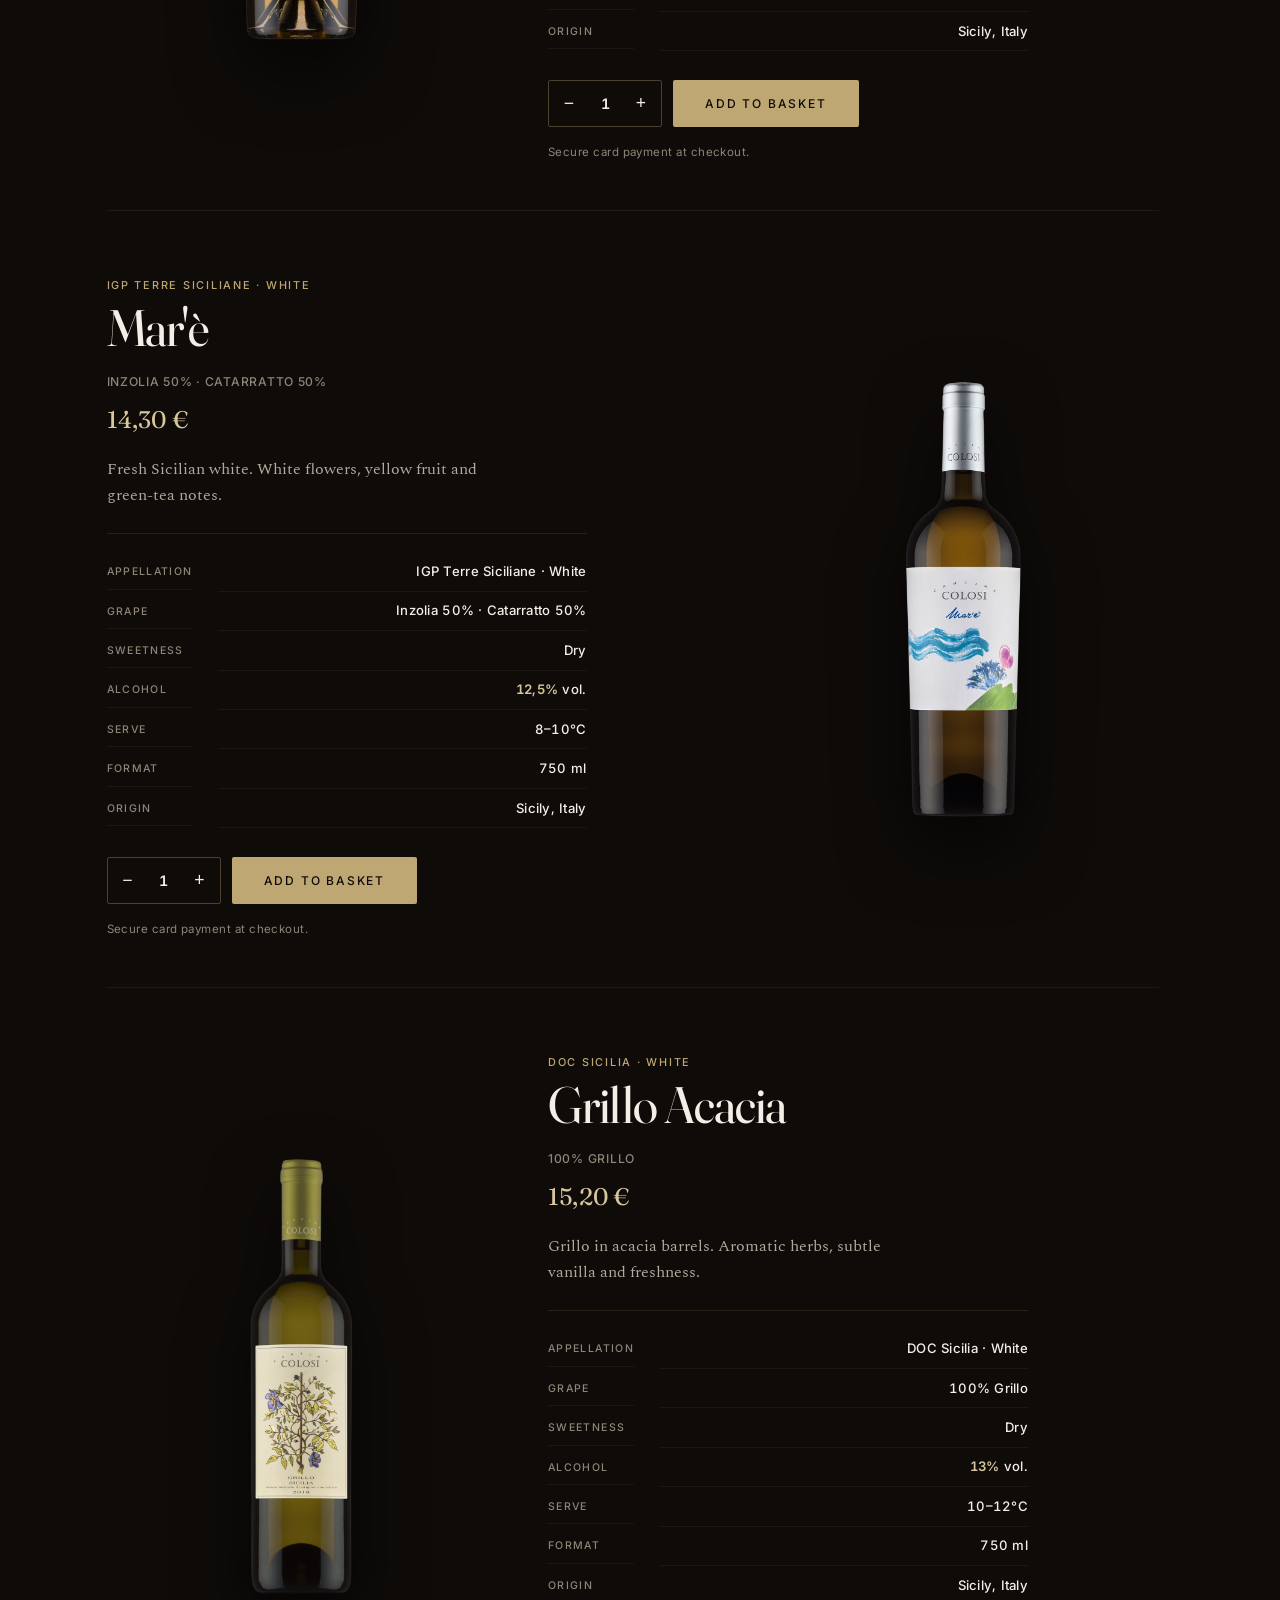
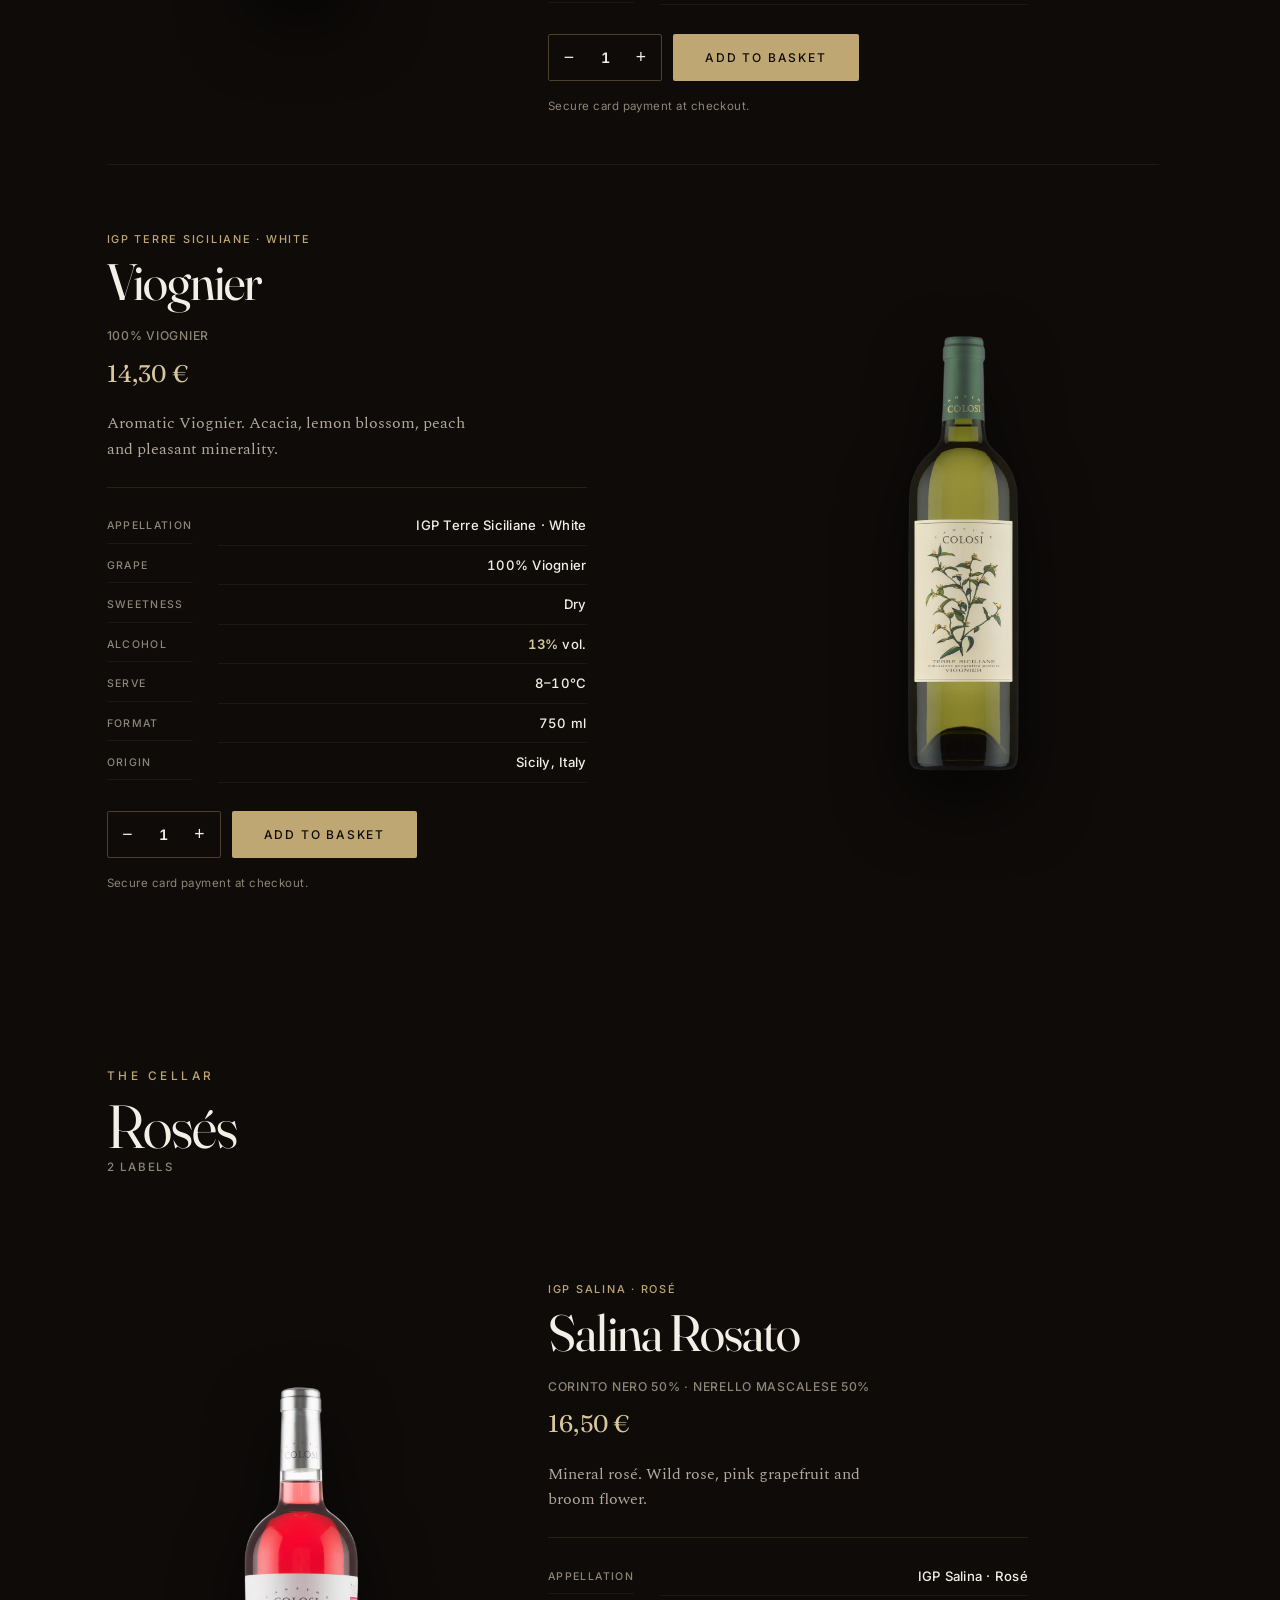
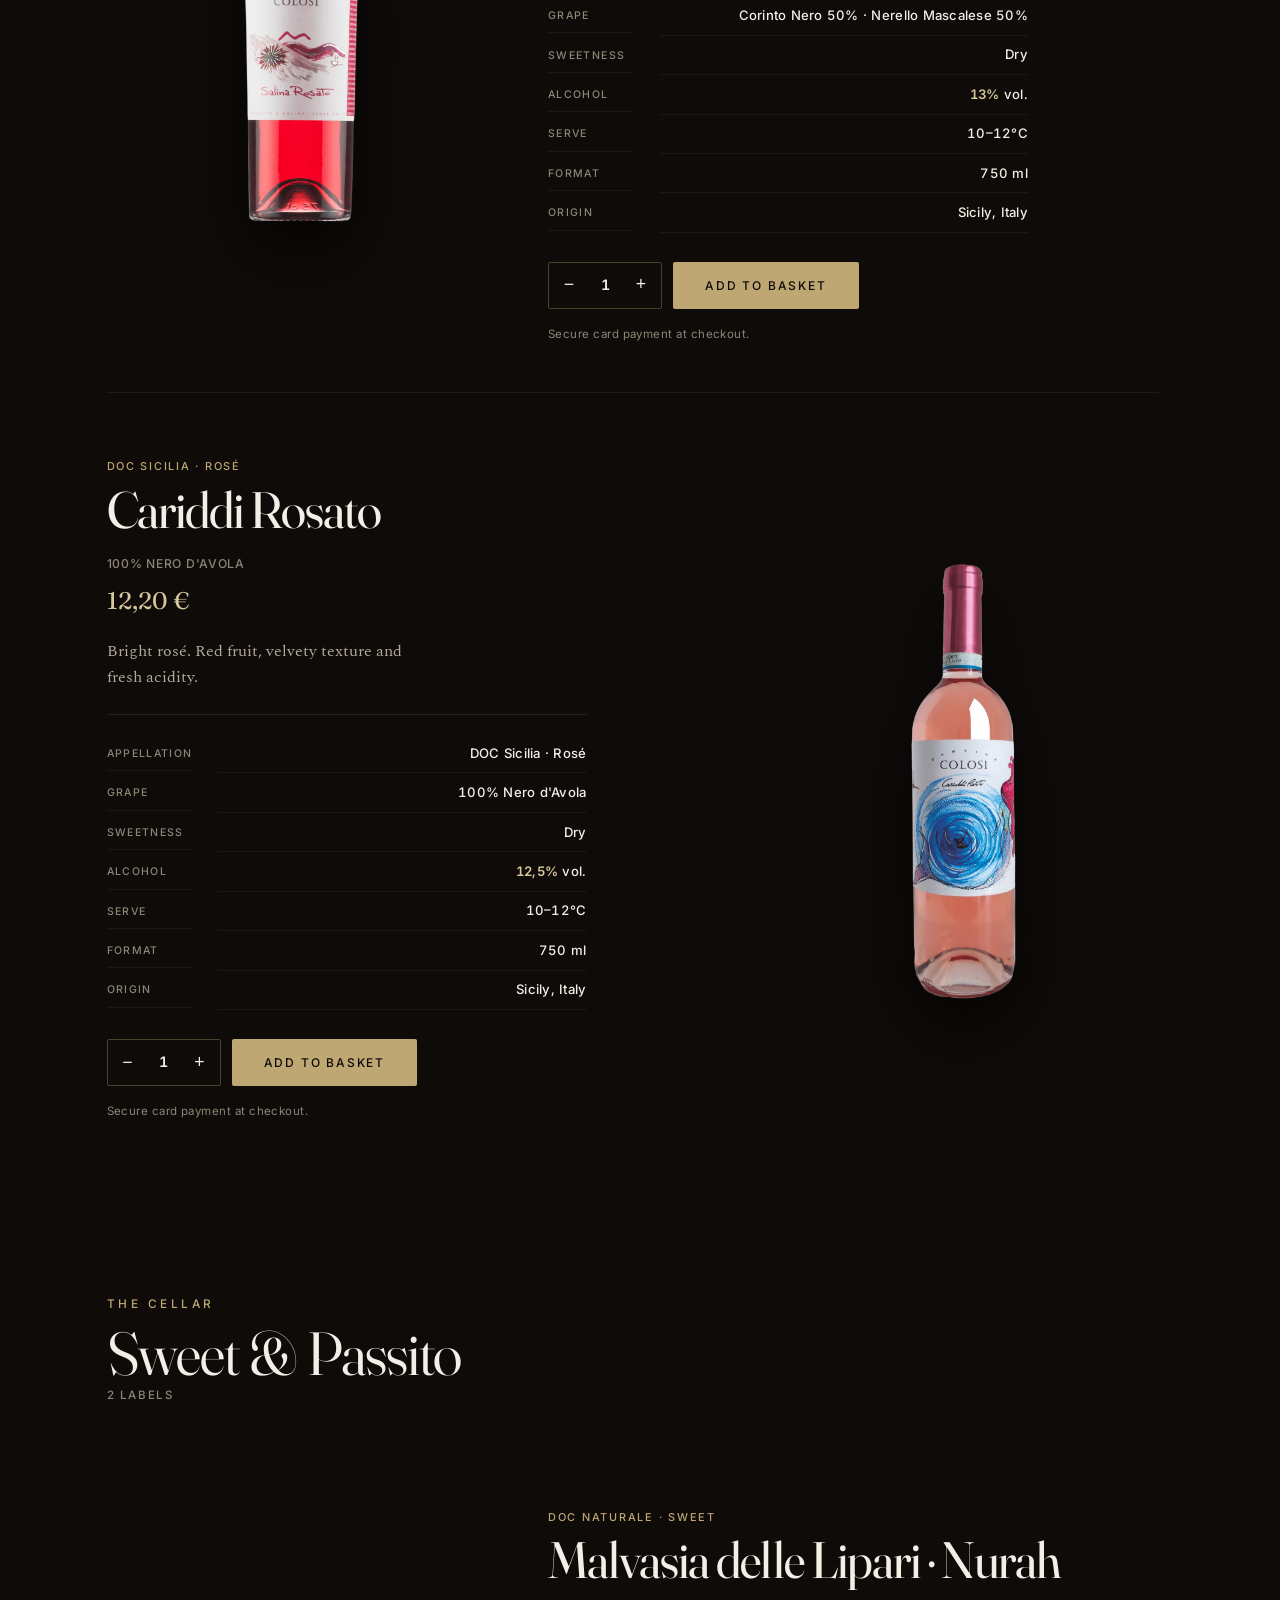
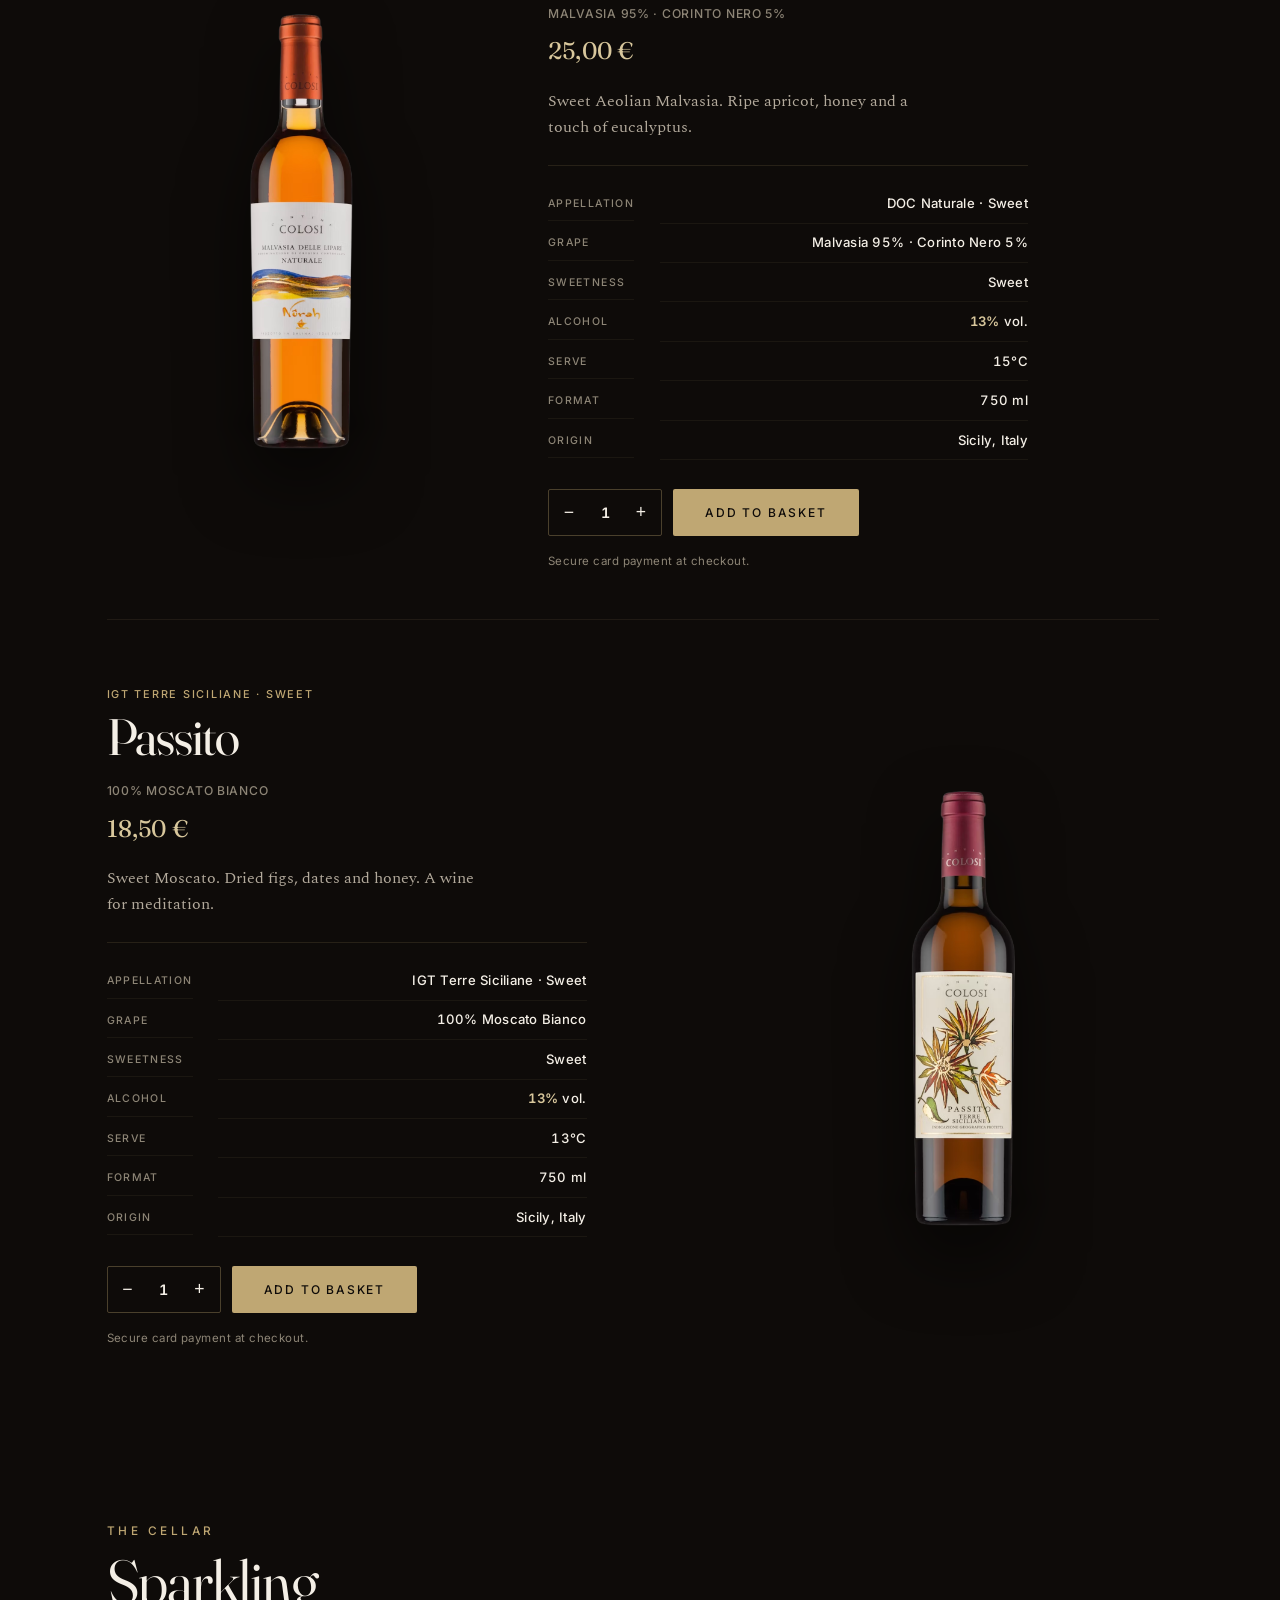
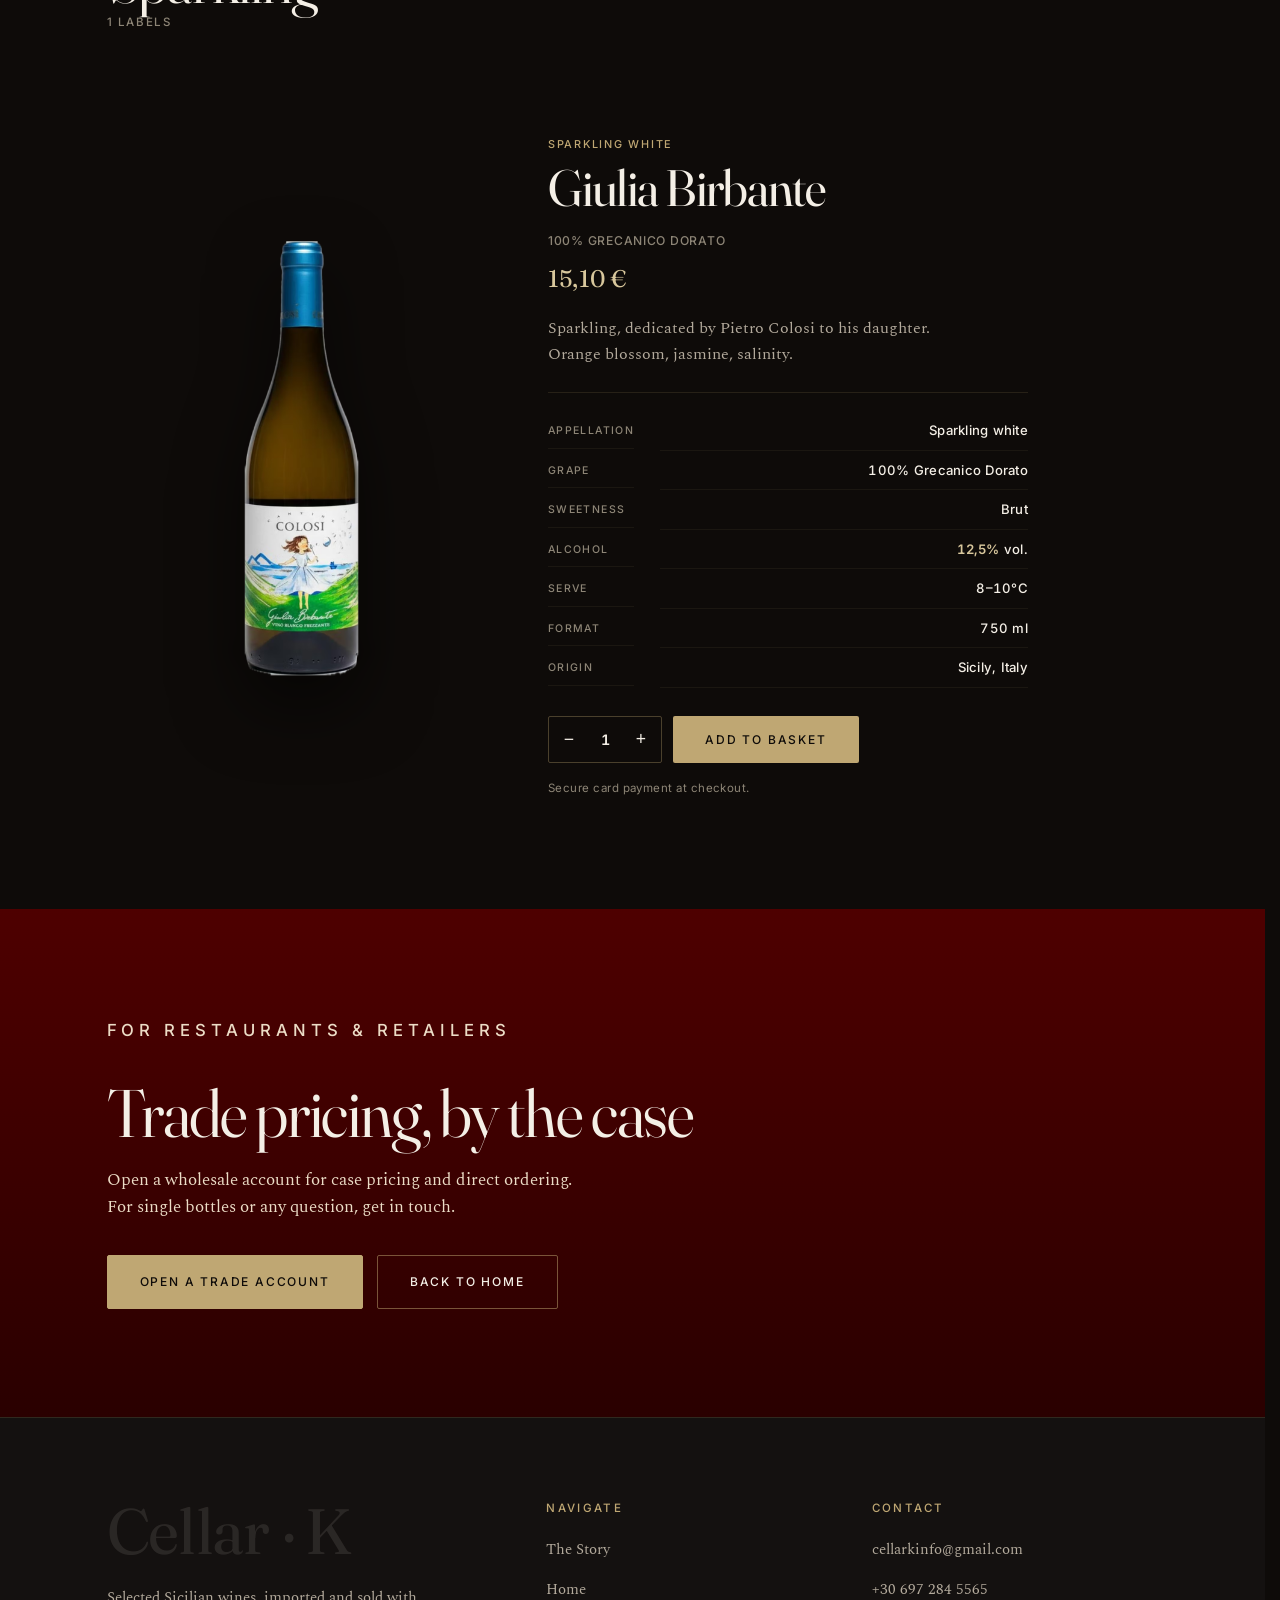
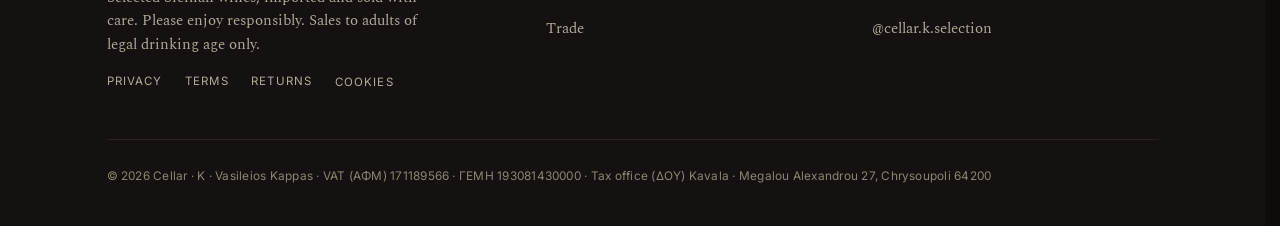
<file: catalog.html>
<!doctype html>
<html lang="el">
<head>
<meta charset="utf-8" />
<meta name="viewport" content="width=device-width, initial-scale=1" />
<meta name="robots" content="noindex, nofollow"><!-- LAUNCH cellar-k.com: remove this noindex -->
<meta http-equiv="Content-Security-Policy" content="default-src 'self'; script-src 'self' 'unsafe-inline'; style-src 'self' 'unsafe-inline'; img-src 'self' https://romanos2408.github.io data:; font-src 'self'; connect-src 'self'; base-uri 'self'; form-action 'self'; object-src 'none'">
<title data-gr="Cellar · K — Ο Κατάλογος · Επιλεγμένα κρασιά της Σικελίας" data-en="Cellar · K — The Catalogue · Selected wines of Sicily">Cellar · K — Ο Κατάλογος · Επιλεγμένα κρασιά της Σικελίας</title>
<meta name="description" data-gr="Ο πλήρης κατάλογος της Cellar · K: δεκατρείς ετικέτες της Cantine Colosi — λευκά, ροζέ, ερυθρά, αφρώδη και γλυκά κρασιά από τη Σαλίνα και τη Σικελία, με αναλυτικά χαρακτηριστικά." data-en="The full Cellar · K catalogue: thirteen Cantine Colosi labels — whites, rosés, reds, sparkling and sweet wines from Salina and Sicily, with full specifications." content="Ο πλήρης κατάλογος της Cellar · K: δεκατρείς ετικέτες της Cantine Colosi — λευκά, ροζέ, ερυθρά, αφρώδη και γλυκά κρασιά από τη Σαλίνα και τη Σικελία, με αναλυτικά χαρακτηριστικά." />
<link rel="canonical" href="https://cellar-k.com/catalog.html" />
<meta name="theme-color" content="#0e0b09" />

<!-- Favicons -->
<link rel="icon" type="image/png" sizes="32x32" href="assets/favicon-32.png" />
<link rel="icon" type="image/png" sizes="16x16" href="assets/favicon-16.png" />
<link rel="apple-touch-icon" href="assets/apple-touch-icon.png" />
<link rel="manifest" href="site.webmanifest" />

<!-- Preload the LCP hero (AVIF). `type` lets non-AVIF browsers skip it and fall back to the JPG. -->
<link rel="preload" as="image" href="assets/photos/cellar-lantern.avif" type="image/avif" fetchpriority="high" />

<!-- Open Graph / social sharing -->
<meta property="og:type" content="website" />
<meta property="og:site_name" content="Cellar · K" />
<meta property="og:locale" content="el_GR" />
<meta property="og:locale:alternate" content="en_US" />
<meta property="og:title" content="Cellar · K — Ο Κατάλογος" />
<meta property="og:description" content="Δεκατρείς ετικέτες της Cantine Colosi — λευκά, ροζέ, ερυθρά, αφρώδη και γλυκά κρασιά από τη Σαλίνα και τη Σικελία." />
<meta property="og:url" content="https://cellar-k.com/catalog.html" />
<meta property="og:image" content="https://cellar-k.com/assets/og-image.jpg" />
<meta property="og:image:width" content="1200" />
<meta property="og:image:height" content="630" />
<meta property="og:image:alt" content="Σικελικός αμπελώνας στο ηλιοβασίλεμα — Cellar · K" />

<!-- Twitter / X -->
<meta name="twitter:card" content="summary_large_image" />
<meta name="twitter:title" content="Cellar · K — Ο Κατάλογος" />
<meta name="twitter:description" content="Δεκατρείς ετικέτες της Cantine Colosi από τη Σαλίνα και τη Σικελία." />
<meta name="twitter:image" content="https://cellar-k.com/assets/og-image.jpg" />

<link rel="stylesheet" href="assets/fonts/fonts.css?v=2">

<link rel="stylesheet" href="assets/styles.css?v=13">

<!-- Motion is vanilla JS (assets/motion.js) — no runtime libraries -->


<style>
  /* ---------- CATALOG HERO (compact) ---------- */
  .cat-hero{ position:relative; min-height:66vh; display:flex; align-items:flex-end; overflow:hidden;
    padding-bottom:clamp(3rem,7vh,5.5rem); }
  .cat-hero-bg{ position:absolute; inset:0; z-index:0;
    background:url("assets/photos/cellar-lantern.jpg") center/cover no-repeat; /* fallback */
    background-image:image-set(url("assets/photos/cellar-lantern.avif") type("image/avif"),
                               url("assets/photos/cellar-lantern.jpg")  type("image/jpeg"));
    transform:scale(1.1); animation:catHeroZoom 16s var(--ease-out) forwards; will-change:transform; }
  @keyframes catHeroZoom{ to{ transform:scale(1); } }
  @media(prefers-reduced-motion:reduce){ .cat-hero-bg{ animation:none; transform:none; } }
  .cat-hero-scrim{ position:absolute; inset:0; z-index:1; pointer-events:none;
    background:
      linear-gradient(180deg, rgba(10,8,7,.5) 0%, rgba(10,8,7,.12) 30%, rgba(10,8,7,.5) 66%, rgba(12,9,8,.97) 100%),
      radial-gradient(85% 70% at 26% 122%, rgba(78,0,0,.45), transparent 60%); }
  .cat-hero .wrap{ position:relative; z-index:2; }
  .cat-hero h1{ font-size:clamp(3.4rem,11vw,9rem); color:var(--cream); line-height:.88; letter-spacing:-.025em;
    font-variation-settings:"opsz" 144,"wght" 380; margin-top:.5rem; text-wrap:balance; }
  .cat-hero .lede{ max-width:54ch; margin-top:1.4rem; color:var(--muted); font-size:1.06rem; line-height:1.6; text-wrap:pretty; }

  /* ---------- sticky category nav ---------- */
  .cat-nav{ position:sticky; top:62px; z-index:30;
    background:rgba(16,12,11,.86); -webkit-backdrop-filter:blur(10px); backdrop-filter:blur(10px);
    border-top:1px solid rgba(191,167,115,.16);
    border-bottom:1px solid rgba(191,167,115,.16); }
  .cat-nav .wrap{ display:flex; gap:.2rem 1.7rem; flex-wrap:wrap; align-items:center;
    padding-top:1.05rem; padding-bottom:1.05rem; }
  .cat-nav a, .cat-nav button[role="tab"]{ font-family:var(--sans); font-weight:500; font-size:.72rem;
    letter-spacing:.16em; text-transform:uppercase; color:var(--muted); position:relative;
    transition:color .3s var(--ease); cursor:pointer;
    background:none; border:none; padding:0; margin:0; line-height:1; }
  .cat-nav a:hover, .cat-nav button[role="tab"]:hover{ color:var(--gold-soft); }
  .cat-nav a.active, .cat-nav button[role="tab"].active{ color:var(--cream); }
  .cat-nav a::after, .cat-nav button[role="tab"]::after{ content:""; position:absolute; left:0; bottom:-.4rem;
    height:1px; width:0; background:var(--gold); transition:width .3s var(--ease); }
  .cat-nav a:hover::after, .cat-nav a.active::after,
  .cat-nav button[role="tab"]:hover::after, .cat-nav button[role="tab"].active::after{ width:100%; }
  .cat-section:focus{ outline:none; }

  /* ---------- catalog body ---------- */
  .catalog{ position:relative; background:var(--ink); overflow:hidden; }
  .catalog::before{ content:""; position:absolute; inset:0; z-index:0; pointer-events:none;
    background:url("assets/photos/tex-slate.jpg") center/cover no-repeat; opacity:.08;
    background-image:image-set(url("assets/photos/tex-slate.avif") type("image/avif"),
                               url("assets/photos/tex-slate.jpg")  type("image/jpeg"));
    -webkit-mask:linear-gradient(180deg,transparent,#000 8%,#000 92%,transparent);
            mask:linear-gradient(180deg,transparent,#000 8%,#000 92%,transparent); }
  .catalog .wrap{ position:relative; z-index:1; }

  .cat-section{ display:none; scroll-margin-top:120px; padding-block:clamp(3rem,7vh,5.5rem); }
  .cat-section.is-active{ display:block; animation:catFade .5s var(--ease) both; }
  @keyframes catFade{ from{ opacity:0; transform:translateY(10px); } to{ opacity:1; transform:none; } }
  .cat-section > .wrap > .sec-head{ margin-bottom:clamp(1.6rem,3vw,2.6rem); }
  .cat-section .sec-head h2{ font-weight:360; font-size:clamp(2.2rem,5vw,3.8rem); color:var(--cream); margin-top:.5rem;
    letter-spacing:-.02em; font-variation-settings:"opsz" 144; }
  .cat-section .sec-head .count{ font-family:var(--sans); font-weight:500; font-size:.72rem;
    letter-spacing:.14em; text-transform:uppercase; color:var(--muted-dim); }

  /* ---------- wine row ---------- */
  .wine-row{ display:grid; grid-template-columns:0.78fr 1.22fr; gap:clamp(1.6rem,4vw,4rem);
    align-items:center; padding-block:clamp(2rem,4vw,3rem); }
  .wine-row + .wine-row{ border-top:1px solid rgba(191,167,115,.1); }
  /* flipped rows put the bottle on the right — swap the columns too so the
     wine-info always gets the WIDE column (same text width on both sides). */
  .wine-row.flip{ grid-template-columns:1.22fr 0.78fr; }
  .wine-row.flip .wine-shot{ order:2; }
  .wine-shot{ position:relative; display:flex; align-items:flex-end; justify-content:center; min-height:380px; }
  .wine-shot::after{ content:""; position:absolute; left:50%; bottom:6%; transform:translateX(-50%);
    width:46%; height:18px; border-radius:50%;
    background:radial-gradient(ellipse at center, rgba(0,0,0,.55), transparent 72%); filter:blur(9px); }
  .wine-shot img{ position:relative; z-index:1; height:auto; max-height:460px; width:auto; object-fit:contain;
    filter:drop-shadow(0 30px 34px rgba(0,0,0,.55)); transition:transform .6s var(--ease-out); }
  .wine-row:hover .wine-shot img{ transform:translateY(-8px) scale(1.02); }

  .wine-info .appel{ font-family:var(--sans); font-weight:500; font-size:.68rem; letter-spacing:.16em;
    text-transform:uppercase; color:var(--gold); }
  .wine-info h3{ font-size:clamp(2rem,4vw,3.2rem); color:var(--cream); margin:.5rem 0 .2rem;
    font-variation-settings:"opsz" 144; line-height:1.02; letter-spacing:-.02em; text-wrap:balance; }
  .wine-info .grape{ font-family:var(--sans); font-weight:500; font-size:.76rem; letter-spacing:.06em;
    text-transform:uppercase; color:var(--muted-dim); }
  .wine-info p{ margin-top:1.1rem; max-width:48ch; color:var(--muted); font-size:1rem; line-height:1.62; text-wrap:pretty; }
  .wine-info .wine-price{ font-family:var(--serif); font-size:1.5rem; color:var(--gold-soft);
    margin:.55rem 0 0; max-width:none; letter-spacing:.01em; }
  .wine-info .wine-price:empty{ display:none; }

  /* spec table */
  .wine-spec{ display:grid; grid-template-columns:auto 1fr; gap:.05rem 1.6rem; margin-top:1.5rem;
    border-top:1px solid rgba(191,167,115,.14); padding-top:1.2rem; max-width:30rem;
    font-variant-numeric:tabular-nums; }
  .wine-spec dt{ font-family:var(--sans); font-weight:500; font-size:.66rem; letter-spacing:.13em;
    text-transform:uppercase; color:var(--muted-dim); padding:.5rem 0; align-self:center; }
  .wine-spec dd{ font-family:var(--sans); font-weight:500; font-size:.82rem; letter-spacing:.02em;
    color:var(--bone); padding:.5rem 0; text-align:right; border-bottom:1px solid rgba(191,167,115,.08); }
  .wine-spec dt{ border-bottom:1px solid rgba(191,167,115,.08); }
  .wine-spec dd b{ color:var(--gold-soft); font-weight:600; }

  .wine-actions{ display:flex; flex-wrap:wrap; gap:.7rem; margin-top:1.8rem; }
  .wine-actions .btn{ margin:0; }
  .wine-actions .note{ flex-basis:100%; font-family:var(--sans); font-size:.72rem; letter-spacing:.04em;
    color:var(--muted-dim); margin-top:.3rem; }

  @media(max-width:820px){
    .wine-row{ grid-template-columns:1fr; gap:1.4rem; }
    .wine-row.flip .wine-shot{ order:0; }
    .wine-shot{ min-height:auto; }
    .wine-shot img{ max-height:300px; }
  }

  /* ---------- closing trade strip ---------- */
  .cat-trade{ position:relative; padding-block:clamp(5rem,12vh,8rem);
    background:linear-gradient(180deg,var(--oxblood),var(--oxblood-deep)); }
  .cat-trade h2{ font-weight:360; font-size:clamp(2.2rem,5.6vw,4.2rem); color:var(--cream); margin:1rem 0 1.2rem; max-width:16ch;
    line-height:1.02; letter-spacing:-.02em; font-variation-settings:"opsz" 144; text-wrap:balance; }
  .cat-trade p{ max-width:52ch; margin:0 0 2.2rem; color:#ecdcc6; font-size:1.04rem; line-height:1.6; text-wrap:pretty; }
  .cat-trade .btn-row{ display:flex; flex-wrap:wrap; gap:.9rem; }
  .cat-trade .btn-row .btn{ margin:0; }

  .cat-tabs{ display:flex; gap:.2rem 1.7rem; flex-wrap:wrap; align-items:center; }
  @media(max-width:640px){
    .cat-nav .wrap{ gap:.7rem; }
    .cat-tabs{ flex-wrap:nowrap; overflow-x:auto; gap:1.3rem; scrollbar-width:none; -webkit-overflow-scrolling:touch; }
    .cat-tabs::-webkit-scrollbar{ display:none; }
    .cat-nav button[role="tab"]{ flex:0 0 auto; white-space:nowrap; }
  }
</style>
</head>
<body>

<div class="progress" id="progress"></div>

<nav class="nav" id="nav">
  <a class="brand" href="index.html" aria-label="Cellar · K — αρχική" data-aria-gr="Cellar · K — αρχική" data-aria-en="Cellar · K — home">
    <img class="brand-mark" src="assets/logo-mark.png" alt="" />
    <span>Cellar · K</span>
  </a>
  <ul class="nav-links">
    <li><a href="index.html#story" data-gr="Η Ιστορία" data-en="The Story">Η Ιστορία</a></li>
    <li><a href="#top" data-gr="Ο Κατάλογος" data-en="The Catalogue">Ο Κατάλογος</a></li>
    <li><a href="index.html#trade" data-gr="Χονδρική" data-en="Trade">Χονδρική</a></li>
  </ul>
  <div class="nav-right">
    <button class="lang" type="button" data-aria-gr="Αλλαγή γλώσσας" data-aria-en="Change language" aria-label="Αλλαγή γλώσσας"><span data-lang="gr">EL</span> · <span data-lang="en">EN</span></button>
    <button class="cart-btn" id="cartBtn" type="button" aria-label="Καλάθι" data-aria-gr="Καλάθι" data-aria-en="Basket">
      <svg viewBox="0 0 24 24" width="20" height="20" aria-hidden="true" fill="none" stroke="currentColor" stroke-width="1.6" stroke-linecap="round" stroke-linejoin="round">
        <path d="M6 7h12l-1 13H7L6 7Z"/><path d="M9 7a3 3 0 0 1 6 0"/>
      </svg>
      <span class="cart-count" id="cartCount">0</span>
    </button>
  </div>
</nav>

<!-- ============ CATALOG HERO ============ -->
<header class="cat-hero" id="top">
  <div class="cat-hero-bg"></div>
  <div class="cat-hero-scrim"></div>
  <div class="wrap">
    <p class="eyebrow reveal" data-hero data-gr="Cantine Colosi · Σαλίνα & Σικελία" data-en="Cantine Colosi · Salina & Sicily">Cantine Colosi · Σαλίνα &amp; Σικελία</p>
    <h1 class="reveal" data-hero data-gr="Ο Κατάλογος" data-en="The Catalogue">Ο Κατάλογος</h1>
    <p class="lede reveal" data-hero data-gr="Δεκατρείς ετικέτες με χαρακτήρα και καταγωγή — λευκά, ροζέ, ερυθρά, αφρώδη και γλυκά κρασιά, με αναλυτικά χαρακτηριστικά για κάθε φιάλη." data-en="Thirteen labels with character and origin — whites, rosés, reds, sparkling and sweet wines, with full specifications for every bottle.">Δεκατρείς ετικέτες με χαρακτήρα και καταγωγή — λευκά, ροζέ, ερυθρά, αφρώδη και γλυκά κρασιά, με αναλυτικά χαρακτηριστικά για κάθε φιάλη.</p>
  </div>
</header>

<!-- ============ STICKY CATEGORY NAV ============ -->
<nav class="cat-nav" aria-label="Κατηγορίες" data-aria-gr="Κατηγορίες" data-aria-en="Categories">
  <div class="wrap">
    <div class="cat-tabs" id="catNav" role="tablist" aria-label="Κατηγορίες κρασιών" data-aria-gr="Κατηγορίες κρασιών" data-aria-en="Wine categories"></div>
  </div>
</nav>

<!-- ============ CATALOG BODY ============ -->
<main class="catalog">
  <div id="catSections"></div>

  <!-- closing trade strip -->
  <section class="cat-trade" id="trade">
    <div class="wrap">
      <p class="eyebrow reveal" data-up data-gr="Για εστιατόρια & κάβες" data-en="For restaurants & retailers">Για εστιατόρια &amp; κάβες</p>
      <h2 class="reveal" data-up data-gr="Χονδρική, ανά κιβώτιο" data-en="Trade pricing, by the case">Χονδρική, ανά κιβώτιο</h2>
      <p class="reveal" data-up data-gr="Ανοίξτε λογαριασμό χονδρικής για τιμές κιβωτίου και απευθείας παραγγελία. Για μεμονωμένες φιάλες ή ερωτήσεις, επικοινωνήστε μαζί μας." data-en="Open a wholesale account for case pricing and direct ordering. For single bottles or any question, get in touch.">Ανοίξτε λογαριασμό χονδρικής για τιμές κιβωτίου και απευθείας παραγγελία. Για μεμονωμένες φιάλες ή ερωτήσεις, επικοινωνήστε μαζί μας.</p>
      <div class="btn-row reveal" data-up>
        <a class="btn solid" id="tradeStripBtn" href="mailto:cellarkinfo@gmail.com" data-gr="Λογαριασμός χονδρικής" data-en="Open a trade account">Λογαριασμός χονδρικής</a>
        <a class="btn" href="index.html" data-gr="Επιστροφή στην αρχική" data-en="Back to home">Επιστροφή στην αρχική</a>
      </div>
    </div>
  </section>
</main>

<!-- ============ BASKET DRAWER ============ -->
<div class="cart-overlay" id="cartOverlay"></div>
<aside class="cart-drawer" id="cartDrawer" role="dialog" aria-modal="true" aria-label="Καλάθι" data-aria-gr="Καλάθι" data-aria-en="Basket" aria-hidden="true">
  <div class="cart-head">
    <h2 id="cartTitle">Το καλάθι σου</h2>
    <button class="cart-close" id="cartClose" type="button" aria-label="Κλείσιμο" data-aria-gr="Κλείσιμο" data-aria-en="Close">×</button>
  </div>
  <div class="cart-body">
    <div class="cart-items" id="cartItems"></div>
  </div>
  <div class="cart-foot" id="cartFoot" hidden>
    <div class="cart-subtotal" id="cartSubtotal">
      <span data-gr="Υποσύνολο" data-en="Subtotal">Υποσύνολο</span>
      <span class="cart-subtotal-val" id="cartSubtotalVal"></span>
    </div>
    <p class="cart-confirm" id="cartConfirm"></p>
    <a class="btn solid cart-checkout" id="cartCheckout" href="#">Ολοκλήρωση — Πληρωμή με κάρτα</a>
    <p class="cart-soon" id="cartSoon" hidden></p>
    <a class="btn solid cart-checkout cart-enquire" id="cartEnquire" hidden href="#"></a>
    <a class="cart-trade" id="cartTrade" hidden href="#"></a>
    <button class="cart-clear" id="cartClear" type="button">Άδειασμα</button>
  </div>
</aside>

<!-- ============ FOOTER ============ -->
<footer>
  <div class="wrap">
    <div class="foot-grid">
      <div>
        <div class="foot-mark">Cellar · K</div>
        <p class="legal" data-gr="Επιλεγμένα σικελικά κρασιά, εισαγωγή και διάθεση με φροντίδα. Απολαμβάνετε υπεύθυνα. Πώληση μόνο σε ενήλικες." data-en="Selected Sicilian wines, imported and sold with care. Please enjoy responsibly. Sales to adults of legal drinking age only.">Επιλεγμένα σικελικά κρασιά, εισαγωγή και διάθεση με φροντίδα. Απολαμβάνετε υπεύθυνα. Πώληση μόνο σε ενήλικες.</p>
        <div class="foot-legal-row">
          <a href="privacy.html" data-gr="Απόρρητο" data-en="Privacy">Απόρρητο</a>
          <a href="terms.html" data-gr="Όροι" data-en="Terms">Όροι</a>
          <a href="returns.html" data-gr="Επιστροφές" data-en="Returns">Επιστροφές</a>
          <button type="button" data-consent-open data-gr="Cookies" data-en="Cookies">Cookies</button>
        </div>
      </div>
      <div>
        <h4 data-gr="Πλοήγηση" data-en="Navigate">Πλοήγηση</h4>
        <ul>
          <li><a href="index.html#story" data-gr="Η Ιστορία" data-en="The Story">Η Ιστορία</a></li>
          <li><a href="index.html" data-gr="Αρχική" data-en="Home">Αρχική</a></li>
          <li><a href="index.html#trade" data-gr="Χονδρική" data-en="Trade">Χονδρική</a></li>
        </ul>
      </div>
      <div>
        <h4 data-gr="Επικοινωνία" data-en="Contact">Επικοινωνία</h4>
        <ul>
          <li><a href="mailto:cellarkinfo@gmail.com">cellarkinfo@gmail.com</a></li>
          <li><a href="tel:+306972845565">+30 697 284 5565</a></li>
          <li><a href="https://www.instagram.com/cellar.k.selection" target="_blank" rel="noopener">@cellar.k.selection</a></li>
        </ul>
      </div>
    </div>
    <p class="foot-imprint" data-gr="© 2026 Cellar · K · ΚΑΠΠΑΣ ΒΑΣΙΛΕΙΟΣ · ΑΦΜ 171189566 · ΓΕΜΗ 193081430000 · ΔΟΥ Καβάλας · Μεγάλου Αλεξάνδρου 27, Χρυσούπολη 64200" data-en="© 2026 Cellar · K · Vasileios Kappas · VAT (ΑΦΜ) 171189566 · ΓΕΜΗ 193081430000 · Tax office (ΔΟΥ) Kavala · Megalou Alexandrou 27, Chrysoupoli 64200">© 2026 Cellar · K · ΚΑΠΠΑΣ ΒΑΣΙΛΕΙΟΣ · ΑΦΜ 171189566 · ΓΕΜΗ 193081430000 · ΔΟΥ Καβάλας · Μεγάλου Αλεξάνδρου 27, Χρυσούπολη 64200</p>
  </div>
</footer>

<!-- ============ SCRIPTS ============ -->
<script type="module">
  import { initMotion } from './assets/motion.js';
  import { initI18n } from './assets/i18n.js?v=2';
  import { initAgeGate } from './assets/age-gate.js';
  import { initConsent } from './assets/consent.js';
  import { initCart } from './assets/cart.js?v=10';
  import { initPrices } from './assets/prices.js?v=1';
  import { WINES } from './assets/wines.js?v=2';

  /* category order + bilingual labels */
  const CATS = [
    { key:'red',       gr:'Ερυθρά',         en:'Reds' },
    { key:'white',     gr:'Λευκά',          en:'Whites' },
    { key:'rose',      gr:'Ροζέ',           en:'Rosés' },
    { key:'sweet',     gr:'Γλυκά & Passito', en:'Sweet & Passito' },
    { key:'sparkling', gr:'Αφρώδη',         en:'Sparkling' },
  ];

  const stripServe = (s) => s.replace(/^Σερβ\.\s*/, '').replace(/^Serve\s*/, '');

  /* --- enquiry email drafts (no backend; opens the customer's mail app) --- */
  const EMAIL = 'cellarkinfo@gmail.com';
  const mailto = (subject, body) =>
    `mailto:${EMAIL}?subject=${encodeURIComponent(subject)}&body=${encodeURIComponent(body)}`;
  const TRADE_HREF = mailto('Άνοιγμα λογαριασμού χονδρικής — Cellar · K', [
    'Καλησπέρα Cellar · K,', '',
    'Θα ήθελα να ανοίξω λογαριασμό χονδρικής.', '',
    'Επιχείρηση:',
    'ΑΦΜ / ΔΟΥ:',
    'Περιοχή:',
    'Υπεύθυνος επικοινωνίας:',
    'Τηλέφωνο:', '',
    'Ετικέτες που με ενδιαφέρουν:',
  ].join('\n'));

  /* spec rows we can state honestly */
  const specRow = (w) => `
    <dl class="wine-spec">
      <dt data-gr="Ονομασία" data-en="Appellation">Ονομασία</dt>
      <dd data-gr="${w.type_gr}" data-en="${w.type_en}">${w.type_gr}</dd>
      <dt data-gr="Ποικιλία" data-en="Grape">Ποικιλία</dt>
      <dd>${w.grape}</dd>
      <dt data-gr="Γλυκύτητα" data-en="Sweetness">Γλυκύτητα</dt>
      <dd data-gr="${w.sweet_gr}" data-en="${w.sweet_en}">${w.sweet_gr}</dd>
      <dt data-gr="Αλκοόλ" data-en="Alcohol">Αλκοόλ</dt>
      <dd><b>${w.abv}</b> vol.</dd>
      <dt data-gr="Σερβίρισμα" data-en="Serve">Σερβίρισμα</dt>
      <dd data-gr="${stripServe(w.serve_gr)}" data-en="${stripServe(w.serve_en)}">${stripServe(w.serve_gr)}</dd>
      <dt data-gr="Φιάλη" data-en="Format">Φιάλη</dt>
      <dd>750 ml</dd>
      <dt data-gr="Προέλευση" data-en="Origin">Προέλευση</dt>
      <dd data-gr="Σικελία, Ιταλία" data-en="Sicily, Italy">Σικελία, Ιταλία</dd>
    </dl>`;

  let rowIndex = 0;
  const wineRow = (w) => {
    const flip = (rowIndex++ % 2 === 1) ? ' flip' : '';
    return `
    <article class="wine-row${flip}" id="${w.slug}">
      <div class="wine-shot">
        <picture>
          <source srcset="assets/wines/${w.slug}.avif?v=2" type="image/avif" />
          <img loading="lazy" decoding="async" width="442" height="1536" src="assets/wines/${w.slug}.png?v=2" alt="${w.name} — Cantine Colosi" />
        </picture>
      </div>
      <div class="wine-info">
        <p class="appel" data-gr="${w.type_gr}" data-en="${w.type_en}">${w.type_gr}</p>
        <h3>${w.name}</h3>
        <p class="grape">${w.grape}</p>
        <p class="wine-price" data-price-slug="${w.slug}"></p>
        <p data-gr="${w.note_gr}" data-en="${w.note_en}">${w.note_gr}</p>
        ${specRow(w)}
        <div class="wine-actions">
          <div class="qty" data-slug="${w.slug}">
            <button class="qty-dec" type="button" aria-label="−">−</button>
            <span class="qty-val">1</span>
            <button class="qty-inc" type="button" aria-label="+">+</button>
          </div>
          <button class="btn solid add-btn" type="button" data-slug="${w.slug}">
            <span class="add-label" data-gr="Προσθήκη στο καλάθι" data-en="Add to basket">Προσθήκη στο καλάθι</span>
          </button>
          <span class="note" data-gr="Ασφαλής πληρωμή με κάρτα στο ταμείο." data-en="Secure card payment at checkout.">Ασφαλής πληρωμή με κάρτα στο ταμείο.</span>
        </div>
      </div>
    </article>`;
  };

  /* build sticky nav + sections */
  const navEl = document.getElementById('catNav');
  const secEl = document.getElementById('catSections');
  let navHtml = '';
  let secHtml = '';
  CATS.forEach((c) => {
    const list = WINES.filter((w) => w.cat === c.key);
    if (!list.length) return;
    navHtml += `<button type="button" role="tab" id="tab-${c.key}" data-cat="${c.key}" aria-controls="cat-${c.key}" aria-selected="false" tabindex="-1" data-gr="${c.gr}" data-en="${c.en}">${c.gr}</button>`;
    secHtml += `
      <section class="cat-section" id="cat-${c.key}" role="tabpanel" aria-labelledby="tab-${c.key}" tabindex="0">
        <div class="wrap">
          <div class="sec-head">
            <p class="eyebrow" data-gr="Η Συλλογή" data-en="The Cellar">Η Συλλογή</p>
            <h2 data-gr="${c.gr}" data-en="${c.en}">${c.gr}</h2>
            <p class="count">${list.length} <span data-gr="ετικέτες" data-en="labels">ετικέτες</span></p>
          </div>
          ${list.map(wineRow).join('')}
        </div>
      </section>`;
  });
  const allTab = `<button type="button" role="tab" id="tab-all" data-cat="all" aria-controls="catSections" aria-selected="false" tabindex="-1" data-gr="Όλα" data-en="All">Όλα</button>`;
  navEl.innerHTML = allTab + navHtml;
  secEl.innerHTML = secHtml;

  /* tab filter — show one category at a time (accessible tablist) */
  const tabs = [...navEl.querySelectorAll('[data-cat]')];
  const sections = [...secEl.querySelectorAll('.cat-section')];
  const activate = (key, scroll) => {
    tabs.forEach((t) => {
      const on = t.dataset.cat === key;
      t.classList.toggle('active', on);
      t.setAttribute('aria-selected', on ? 'true' : 'false');
      t.tabIndex = on ? 0 : -1;          // roving tabindex
    });
    sections.forEach((s) => s.classList.toggle('is-active', key === 'all' || s.id === `cat-${key}`));
    if (scroll) {
      const navH = document.querySelector('nav').offsetHeight + navEl.parentElement.offsetHeight;
      window.scrollTo({ top: secEl.offsetTop - navH, behavior: 'smooth' });
    }
  };
  tabs.forEach((t, i) => {
    t.addEventListener('click', () => activate(t.dataset.cat, true));
    t.addEventListener('keydown', (e) => {
      let j = null;
      if (e.key === 'ArrowRight' || e.key === 'ArrowDown') j = (i + 1) % tabs.length;
      else if (e.key === 'ArrowLeft' || e.key === 'ArrowUp') j = (i - 1 + tabs.length) % tabs.length;
      else if (e.key === 'Home') j = 0;
      else if (e.key === 'End') j = tabs.length - 1;
      if (j === null) return;
      e.preventDefault();
      activate(tabs[j].dataset.cat, false);
      tabs[j].focus();
    });
  });
  if (tabs.length) activate(tabs[0].dataset.cat, false);

  /* deep-link from the QR catalogue "Buy" button (catalog.html#<slug>): show ΟΛΑ so the
     wine is visible, then scroll to it. Instant + re-corrected a few times because the
     lazy-loaded bottle images shift the layout (and would interrupt a smooth scroll). */
  (function deepLinkToWine(){
    const slug = decodeURIComponent(location.hash.replace(/^#/, ''));
    if (!slug || !document.getElementById(slug)) return;
    activate('all', false);
    const html = document.documentElement;
    const prev = html.style.scrollBehavior;
    html.style.scrollBehavior = 'auto';
    let tries = 0;
    (function settle(){
      const target = document.getElementById(slug);
      if (target) target.scrollIntoView({ block:'center' });
      if (++tries < 5) setTimeout(settle, 180);
      else html.style.scrollBehavior = prev;
    })();
  })();

  /* engines — motion.js handles [data-hero] (hero stagger); catalog rows are
     always visible within the active tab, so they don't use scroll reveals. */
  /* wire the closing trade-strip enquiry button */
  const tradeStrip = document.getElementById('tradeStripBtn');
  if (tradeStrip) tradeStrip.href = TRADE_HREF;

  initMotion();
  initI18n();
  initAgeGate();
  initConsent();
  initPrices(WINES);
  initCart(WINES);
</script>
</body>
</html>
</file>
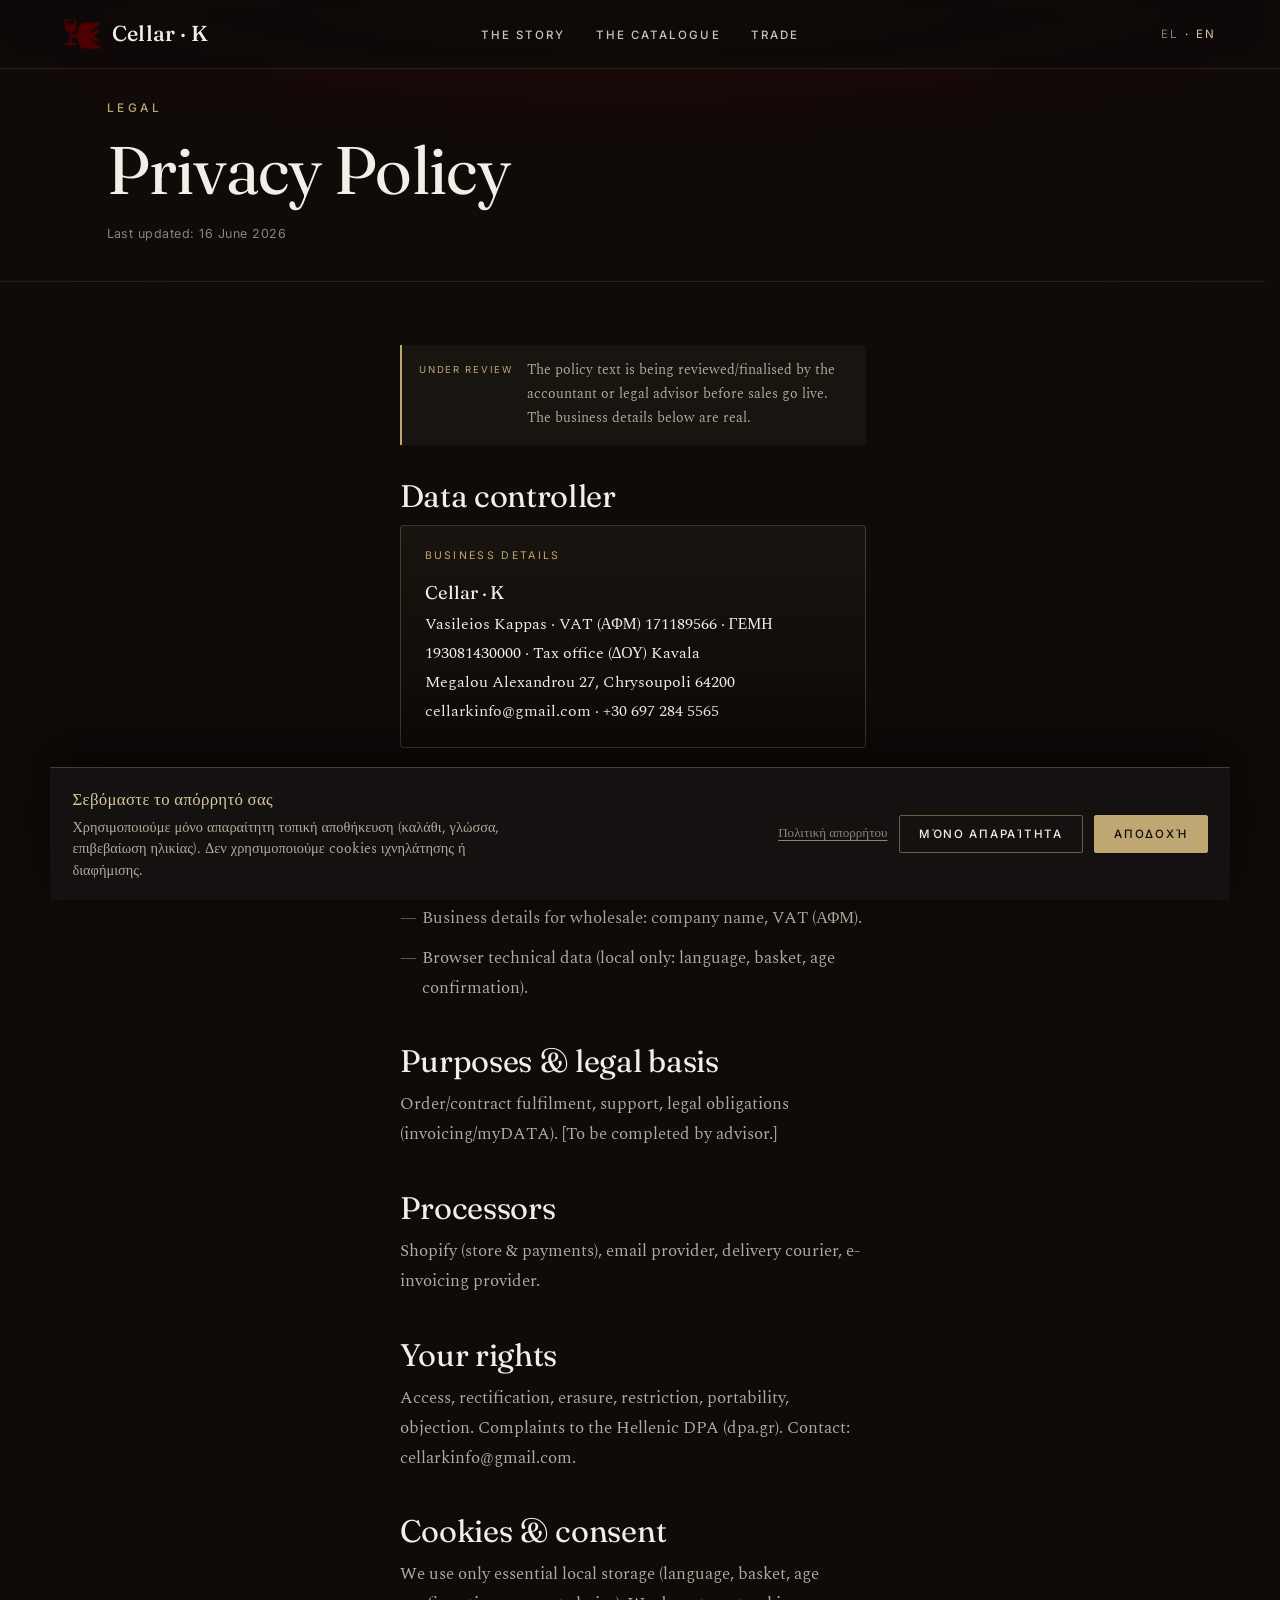
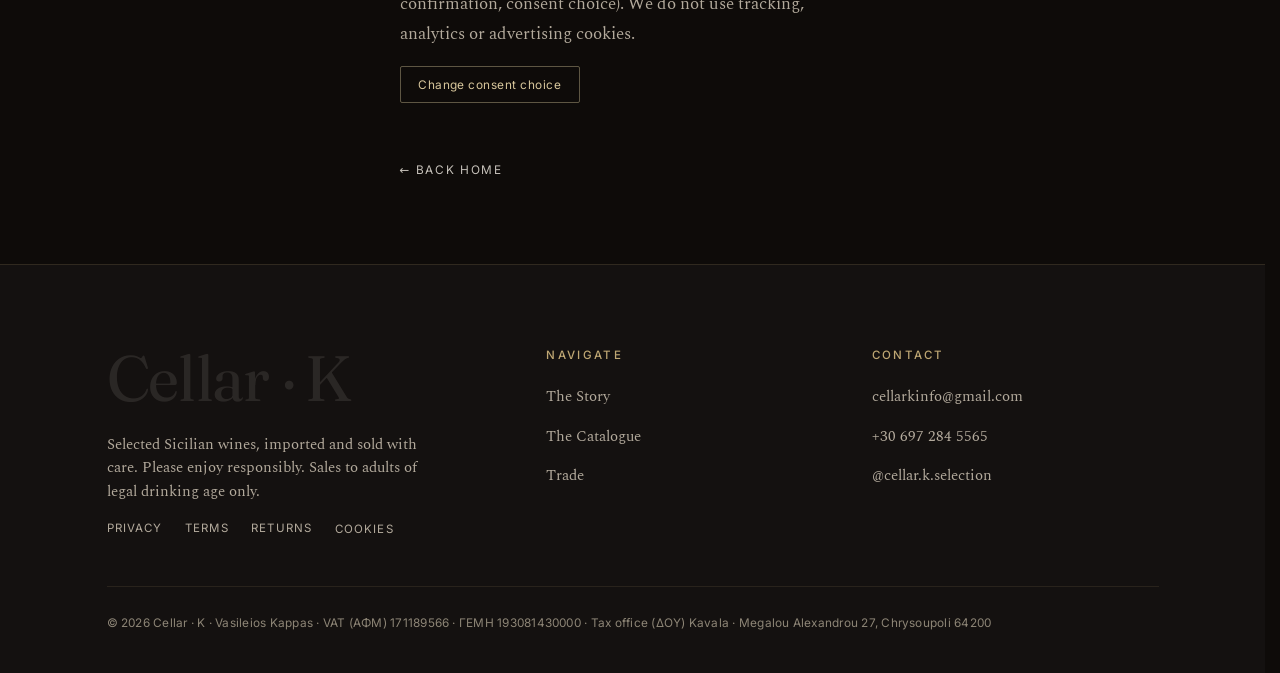
<file: privacy.html>
<!doctype html>
<html lang="el">
<head>
<meta charset="utf-8" />
<meta name="viewport" content="width=device-width, initial-scale=1" />
<meta name="robots" content="noindex, nofollow"><!-- LAUNCH cellar-k.com: remove this noindex -->
<meta http-equiv="Content-Security-Policy" content="default-src 'self'; script-src 'self' 'unsafe-inline'; style-src 'self' 'unsafe-inline'; img-src 'self' https://romanos2408.github.io data:; font-src 'self'; connect-src 'self'; base-uri 'self'; form-action 'self'; object-src 'none'">
<meta name="theme-color" content="#0e0b09" />
<title data-gr="Cellar · K — Πολιτική Απορρήτου" data-en="Cellar · K — Privacy Policy">Cellar · K — Πολιτική Απορρήτου</title>
<meta name="description" data-gr="Πολιτική Απορρήτου της Cellar · K — πώς συλλέγουμε και επεξεργαζόμαστε προσωπικά δεδομένα." data-en="Cellar · K Privacy Policy — how we collect and process personal data." content="Πολιτική Απορρήτου της Cellar · K — πώς συλλέγουμε και επεξεργαζόμαστε προσωπικά δεδομένα." />
<link rel="canonical" href="https://cellar-k.com/privacy.html" />
<link rel="icon" type="image/png" sizes="32x32" href="assets/favicon-32.png" />
<link rel="icon" type="image/png" sizes="16x16" href="assets/favicon-16.png" />
<link rel="apple-touch-icon" href="assets/apple-touch-icon.png" />
<link rel="manifest" href="site.webmanifest" />
<link rel="stylesheet" href="assets/fonts/fonts.css?v=2" />
<link rel="stylesheet" href="assets/styles.css?v=13" />
</head>
<body>
<header class="nav solid">
  <a class="brand" href="index.html" aria-label="Cellar · K — αρχική" data-aria-gr="Cellar · K — αρχική" data-aria-en="Cellar · K — home"><img class="brand-mark" src="assets/logo-mark.png" alt="" /><span>Cellar · K</span></a>
  <ul class="nav-links">
    <li><a href="index.html#story" data-gr="Η Ιστορία" data-en="The Story">Η Ιστορία</a></li>
    <li><a href="catalog.html" data-gr="Ο Κατάλογος" data-en="The Catalogue">Ο Κατάλογος</a></li>
    <li><a href="index.html#trade" data-gr="Χονδρική" data-en="Trade">Χονδρική</a></li>
  </ul>
  <button class="lang" type="button" data-aria-gr="Αλλαγή γλώσσας" data-aria-en="Change language" aria-label="Αλλαγή γλώσσας"><span data-lang="gr">EL</span> · <span data-lang="en">EN</span></button>
</header>

<header class="legal-hero">
  <div class="wrap">
    <span class="eyebrow" data-gr="Νομικά" data-en="Legal">Νομικά</span>
    <h1 data-gr="Πολιτική Απορρήτου" data-en="Privacy Policy">Πολιτική Απορρήτου</h1>
    <p class="updated" data-gr="Τελευταία ενημέρωση: 16 Ιουνίου 2026" data-en="Last updated: 16 June 2026">Τελευταία ενημέρωση: 16 Ιουνίου 2026</p>
  </div>
</header>

<main class="legal-body">
  <div class="wrap col">

    <div class="note-review">
      <span class="tag" data-gr="Υπό έλεγχο" data-en="Under review">Υπό έλεγχο</span>
      <span class="txt" data-gr="Το κείμενο της πολιτικής ελέγχεται/οριστικοποιείται από τον λογιστή ή νομικό σύμβουλο πριν την έναρξη πωλήσεων. Τα στοιχεία της επιχείρησης είναι πραγματικά." data-en="The policy text is being reviewed/finalised by the accountant or legal advisor before sales go live. The business details below are real.">Το κείμενο της πολιτικής ελέγχεται/οριστικοποιείται από τον λογιστή ή νομικό σύμβουλο πριν την έναρξη πωλήσεων. Τα στοιχεία της επιχείρησης είναι πραγματικά.</span>
    </div>

    <h2 data-gr="Υπεύθυνος επεξεργασίας" data-en="Data controller">Υπεύθυνος επεξεργασίας</h2>
    <div class="imprint">
      <span class="label" data-gr="Στοιχεία επιχείρησης" data-en="Business details">Στοιχεία επιχείρησης</span>
      <p>
        <span class="name">Cellar · K</span><br>
        <span data-gr="ΚΑΠΠΑΣ ΒΑΣΙΛΕΙΟΣ · ΑΦΜ 171189566 · ΓΕΜΗ 193081430000 · ΔΟΥ Καβάλας" data-en="Vasileios Kappas · VAT (ΑΦΜ) 171189566 · ΓΕΜΗ 193081430000 · Tax office (ΔΟΥ) Kavala">ΚΑΠΠΑΣ ΒΑΣΙΛΕΙΟΣ · ΑΦΜ 171189566 · ΓΕΜΗ 193081430000 · ΔΟΥ Καβάλας</span><br>
        <span data-gr="Μεγάλου Αλεξάνδρου 27, Χρυσούπολη 64200" data-en="Megalou Alexandrou 27, Chrysoupoli 64200">Μεγάλου Αλεξάνδρου 27, Χρυσούπολη 64200</span><br>
        cellarkinfo@gmail.com · +30 697 284 5565
      </p>
    </div>

    <h2 data-gr="Δεδομένα που συλλέγουμε" data-en="Data we collect">Δεδομένα που συλλέγουμε</h2>
    <ul>
      <li data-gr="Στοιχεία παραγγελίας & επικοινωνίας: όνομα, τηλέφωνο, email, διεύθυνση παράδοσης." data-en="Order & contact details: name, phone, email, delivery address.">Στοιχεία παραγγελίας & επικοινωνίας: όνομα, τηλέφωνο, email, διεύθυνση παράδοσης.</li>
      <li data-gr="Στοιχεία επιχείρησης για χονδρική: επωνυμία, ΑΦΜ." data-en="Business details for wholesale: company name, VAT (ΑΦΜ).">Στοιχεία επιχείρησης για χονδρική: επωνυμία, ΑΦΜ.</li>
      <li data-gr="Τεχνικά δεδομένα του προγράμματος περιήγησης (μόνο τοπικά: γλώσσα, καλάθι, επιβεβαίωση ηλικίας)." data-en="Browser technical data (local only: language, basket, age confirmation).">Τεχνικά δεδομένα του προγράμματος περιήγησης (μόνο τοπικά: γλώσσα, καλάθι, επιβεβαίωση ηλικίας).</li>
    </ul>

    <h2 data-gr="Σκοποί & νομική βάση" data-en="Purposes & legal basis">Σκοποί & νομική βάση</h2>
    <p data-gr="Εκτέλεση παραγγελίας/σύμβασης, εξυπηρέτηση, νόμιμες υποχρεώσεις (τιμολόγηση/myDATA). [Συμπληρώνεται από σύμβουλο.]" data-en="Order/contract fulfilment, support, legal obligations (invoicing/myDATA). [To be completed by advisor.]">Εκτέλεση παραγγελίας/σύμβασης, εξυπηρέτηση, νόμιμες υποχρεώσεις (τιμολόγηση/myDATA). [Συμπληρώνεται από σύμβουλο.]</p>

    <h2 data-gr="Εκτελούντες την επεξεργασία" data-en="Processors">Εκτελούντες την επεξεργασία</h2>
    <p data-gr="Shopify (κατάστημα & πληρωμές), πάροχος email, courier παράδοσης, πάροχος ηλεκτρονικής τιμολόγησης." data-en="Shopify (store & payments), email provider, delivery courier, e-invoicing provider.">Shopify (κατάστημα & πληρωμές), πάροχος email, courier παράδοσης, πάροχος ηλεκτρονικής τιμολόγησης.</p>

    <h2 data-gr="Τα δικαιώματά σας" data-en="Your rights">Τα δικαιώματά σας</h2>
    <p data-gr="Πρόσβαση, διόρθωση, διαγραφή, περιορισμός, φορητότητα, εναντίωση. Καταγγελία στην Αρχή Προστασίας Δεδομένων (dpa.gr). Επικοινωνία: cellarkinfo@gmail.com." data-en="Access, rectification, erasure, restriction, portability, objection. Complaints to the Hellenic DPA (dpa.gr). Contact: cellarkinfo@gmail.com.">Πρόσβαση, διόρθωση, διαγραφή, περιορισμός, φορητότητα, εναντίωση. Καταγγελία στην Αρχή Προστασίας Δεδομένων (dpa.gr). Επικοινωνία: cellarkinfo@gmail.com.</p>

    <h2 data-gr="Cookies & συναίνεση" data-en="Cookies & consent">Cookies & συναίνεση</h2>
    <p data-gr="Χρησιμοποιούμε μόνο απαραίτητη τοπική αποθήκευση (γλώσσα, καλάθι, επιβεβαίωση ηλικίας, επιλογή συναίνεσης). Δεν χρησιμοποιούμε cookies ιχνηλάτησης, analytics ή διαφήμισης." data-en="We use only essential local storage (language, basket, age confirmation, consent choice). We do not use tracking, analytics or advertising cookies.">Χρησιμοποιούμε μόνο απαραίτητη τοπική αποθήκευση (γλώσσα, καλάθι, επιβεβαίωση ηλικίας, επιλογή συναίνεσης). Δεν χρησιμοποιούμε cookies ιχνηλάτησης, analytics ή διαφήμισης.</p>
    <p><button class="consent-reopen" type="button" data-consent-open data-gr="Αλλαγή επιλογής συναίνεσης" data-en="Change consent choice">Αλλαγή επιλογής συναίνεσης</button></p>

    <a class="back" href="index.html" data-gr="← Επιστροφή στην αρχική" data-en="← Back home">← Επιστροφή στην αρχική</a>
  </div>
</main>

<footer>
  <div class="wrap">
    <div class="foot-grid">
      <div>
        <div class="foot-mark">Cellar · K</div>
        <p class="legal" data-gr="Επιλεγμένα σικελικά κρασιά, εισαγωγή και διάθεση με φροντίδα. Απολαμβάνετε υπεύθυνα. Πώληση μόνο σε ενήλικες." data-en="Selected Sicilian wines, imported and sold with care. Please enjoy responsibly. Sales to adults of legal drinking age only.">Επιλεγμένα σικελικά κρασιά, εισαγωγή και διάθεση με φροντίδα. Απολαμβάνετε υπεύθυνα. Πώληση μόνο σε ενήλικες.</p>
        <div class="foot-legal-row">
          <a href="privacy.html" data-gr="Απόρρητο" data-en="Privacy">Απόρρητο</a>
          <a href="terms.html" data-gr="Όροι" data-en="Terms">Όροι</a>
          <a href="returns.html" data-gr="Επιστροφές" data-en="Returns">Επιστροφές</a>
          <button type="button" data-consent-open data-gr="Cookies" data-en="Cookies">Cookies</button>
        </div>
      </div>
      <div>
        <h4 data-gr="Πλοήγηση" data-en="Navigate">Πλοήγηση</h4>
        <ul>
          <li><a href="index.html#story" data-gr="Η Ιστορία" data-en="The Story">Η Ιστορία</a></li>
          <li><a href="catalog.html" data-gr="Ο Κατάλογος" data-en="The Catalogue">Ο Κατάλογος</a></li>
          <li><a href="index.html#trade" data-gr="Χονδρική" data-en="Trade">Χονδρική</a></li>
        </ul>
      </div>
      <div>
        <h4 data-gr="Επικοινωνία" data-en="Contact">Επικοινωνία</h4>
        <ul>
          <li><a href="mailto:cellarkinfo@gmail.com">cellarkinfo@gmail.com</a></li>
          <li><a href="tel:+306972845565">+30 697 284 5565</a></li>
          <li><a href="https://www.instagram.com/cellar.k.selection" target="_blank" rel="noopener">@cellar.k.selection</a></li>
        </ul>
      </div>
    </div>
    <p class="foot-imprint" data-gr="© 2026 Cellar · K · ΚΑΠΠΑΣ ΒΑΣΙΛΕΙΟΣ · ΑΦΜ 171189566 · ΓΕΜΗ 193081430000 · ΔΟΥ Καβάλας · Μεγάλου Αλεξάνδρου 27, Χρυσούπολη 64200" data-en="© 2026 Cellar · K · Vasileios Kappas · VAT (ΑΦΜ) 171189566 · ΓΕΜΗ 193081430000 · Tax office (ΔΟΥ) Kavala · Megalou Alexandrou 27, Chrysoupoli 64200">© 2026 Cellar · K · ΚΑΠΠΑΣ ΒΑΣΙΛΕΙΟΣ · ΑΦΜ 171189566 · ΓΕΜΗ 193081430000 · ΔΟΥ Καβάλας · Μεγάλου Αλεξάνδρου 27, Χρυσούπολη 64200</p>
  </div>
</footer>

<script type="module">
  import { initI18n } from './assets/i18n.js?v=2';
  import { initConsent } from './assets/consent.js';
  initI18n();
  initConsent();
</script>
</body>
</html>
</file>
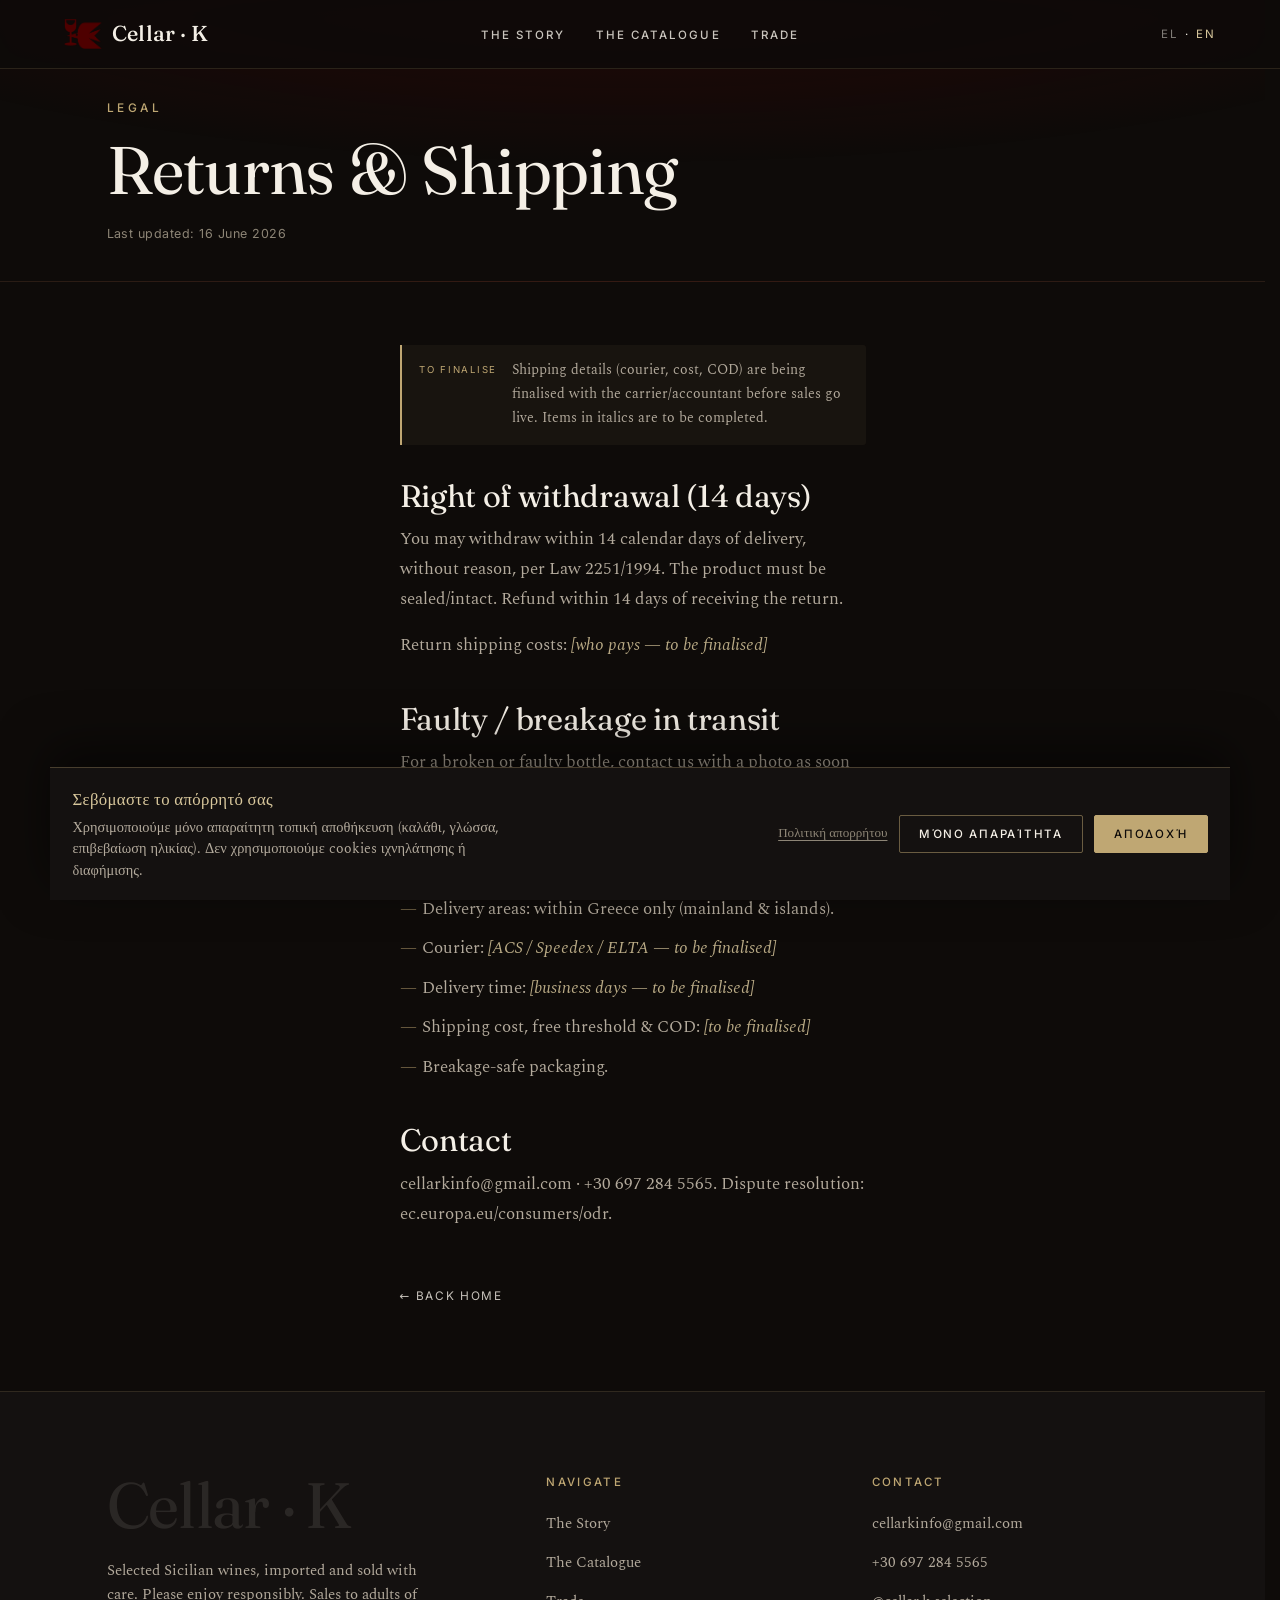
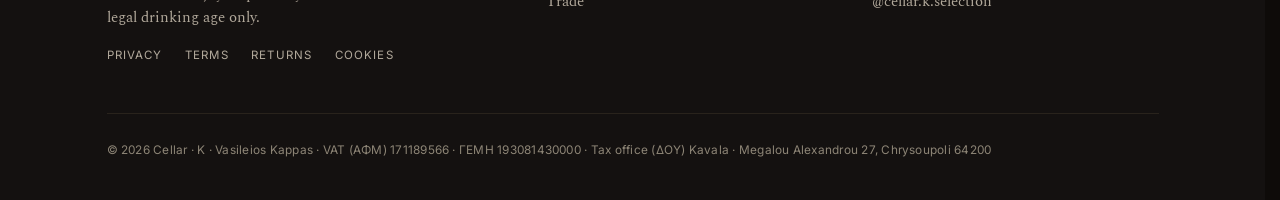
<file: returns.html>
<!doctype html>
<html lang="el">
<head>
<meta charset="utf-8" />
<meta name="viewport" content="width=device-width, initial-scale=1" />
<meta name="robots" content="noindex, nofollow"><!-- LAUNCH cellar-k.com: remove this noindex -->
<meta http-equiv="Content-Security-Policy" content="default-src 'self'; script-src 'self' 'unsafe-inline'; style-src 'self' 'unsafe-inline'; img-src 'self' https://romanos2408.github.io data:; font-src 'self'; connect-src 'self'; base-uri 'self'; form-action 'self'; object-src 'none'">
<meta name="theme-color" content="#0e0b09" />
<title data-gr="Cellar · K — Επιστροφές & Αποστολές" data-en="Cellar · K — Returns & Shipping">Cellar · K — Επιστροφές & Αποστολές</title>
<meta name="description" data-gr="Πολιτική Επιστροφών, Υπαναχώρησης & Αποστολών της Cellar · K." data-en="Cellar · K Returns, Withdrawal & Shipping policy." content="Πολιτική Επιστροφών, Υπαναχώρησης & Αποστολών της Cellar · K." />
<link rel="canonical" href="https://cellar-k.com/returns.html" />
<link rel="icon" type="image/png" sizes="32x32" href="assets/favicon-32.png" />
<link rel="icon" type="image/png" sizes="16x16" href="assets/favicon-16.png" />
<link rel="apple-touch-icon" href="assets/apple-touch-icon.png" />
<link rel="manifest" href="site.webmanifest" />
<link rel="stylesheet" href="assets/fonts/fonts.css?v=2" />
<link rel="stylesheet" href="assets/styles.css?v=13" />
</head>
<body>
<header class="nav solid">
  <a class="brand" href="index.html" aria-label="Cellar · K — αρχική" data-aria-gr="Cellar · K — αρχική" data-aria-en="Cellar · K — home"><img class="brand-mark" src="assets/logo-mark.png" alt="" /><span>Cellar · K</span></a>
  <ul class="nav-links">
    <li><a href="index.html#story" data-gr="Η Ιστορία" data-en="The Story">Η Ιστορία</a></li>
    <li><a href="catalog.html" data-gr="Ο Κατάλογος" data-en="The Catalogue">Ο Κατάλογος</a></li>
    <li><a href="index.html#trade" data-gr="Χονδρική" data-en="Trade">Χονδρική</a></li>
  </ul>
  <button class="lang" type="button" data-aria-gr="Αλλαγή γλώσσας" data-aria-en="Change language" aria-label="Αλλαγή γλώσσας"><span data-lang="gr">EL</span> · <span data-lang="en">EN</span></button>
</header>

<header class="legal-hero">
  <div class="wrap">
    <span class="eyebrow" data-gr="Νομικά" data-en="Legal">Νομικά</span>
    <h1 data-gr="Επιστροφές & Αποστολές" data-en="Returns & Shipping">Επιστροφές & Αποστολές</h1>
    <p class="updated" data-gr="Τελευταία ενημέρωση: 16 Ιουνίου 2026" data-en="Last updated: 16 June 2026">Τελευταία ενημέρωση: 16 Ιουνίου 2026</p>
  </div>
</header>

<main class="legal-body">
  <div class="wrap col">

    <div class="note-review">
      <span class="tag" data-gr="Προς οριστικοποίηση" data-en="To finalise">Προς οριστικοποίηση</span>
      <span class="txt" data-gr="Οι λεπτομέρειες αποστολής (courier, κόστος, αντικαταβολή) οριστικοποιούνται με τον μεταφορέα/λογιστή πριν την έναρξη πωλήσεων. Τα πεδία σε πλάγια γραφή συμπληρώνονται." data-en="Shipping details (courier, cost, COD) are being finalised with the carrier/accountant before sales go live. Items in italics are to be completed.">Οι λεπτομέρειες αποστολής (courier, κόστος, αντικαταβολή) οριστικοποιούνται με τον μεταφορέα/λογιστή πριν την έναρξη πωλήσεων. Τα πεδία σε πλάγια γραφή συμπληρώνονται.</span>
    </div>

    <h2 data-gr="Δικαίωμα υπαναχώρησης (14 ημέρες)" data-en="Right of withdrawal (14 days)">Δικαίωμα υπαναχώρησης (14 ημέρες)</h2>
    <p data-gr="Έχετε δικαίωμα υπαναχώρησης εντός 14 ημερολογιακών ημερών από την παραλαβή, χωρίς αιτιολογία, σύμφωνα με τον Ν.2251/1994. Το προϊόν πρέπει να είναι σφραγισμένο/άθικτο. Επιστροφή χρημάτων εντός 14 ημερών από την παραλαβή της επιστροφής." data-en="You may withdraw within 14 calendar days of delivery, without reason, per Law 2251/1994. The product must be sealed/intact. Refund within 14 days of receiving the return.">Έχετε δικαίωμα υπαναχώρησης εντός 14 ημερολογιακών ημερών από την παραλαβή, χωρίς αιτιολογία, σύμφωνα με τον Ν.2251/1994. Το προϊόν πρέπει να είναι σφραγισμένο/άθικτο. Επιστροφή χρημάτων εντός 14 ημερών από την παραλαβή της επιστροφής.</p>
    <p><span data-gr="Έξοδα επιστροφής:" data-en="Return shipping costs:">Έξοδα επιστροφής:</span> <span class="tbd" data-gr="[ποιος επιβαρύνεται — προς οριστικοποίηση]" data-en="[who pays — to be finalised]">[ποιος επιβαρύνεται — προς οριστικοποίηση]</span></p>

    <h2 data-gr="Ελαττωματικά / σπασμένα κατά τη μεταφορά" data-en="Faulty / breakage in transit">Ελαττωματικά / σπασμένα κατά τη μεταφορά</h2>
    <p data-gr="Σε περίπτωση σπασμένης ή ελαττωματικής φιάλης, επικοινωνήστε με φωτογραφία το συντομότερο δυνατό· αντικατάσταση ή επιστροφή χρημάτων χωρίς επιβάρυνση." data-en="For a broken or faulty bottle, contact us with a photo as soon as possible; free replacement or refund.">Σε περίπτωση σπασμένης ή ελαττωματικής φιάλης, επικοινωνήστε με φωτογραφία το συντομότερο δυνατό· αντικατάσταση ή επιστροφή χρημάτων χωρίς επιβάρυνση.</p>

    <h2 data-gr="Αποστολές" data-en="Shipping">Αποστολές</h2>
    <ul>
      <li data-gr="Περιοχές παράδοσης: αποκλειστικά εντός Ελλάδας (ηπειρωτική & νησιά)." data-en="Delivery areas: within Greece only (mainland & islands).">Περιοχές παράδοσης: αποκλειστικά εντός Ελλάδας (ηπειρωτική & νησιά).</li>
      <li><span data-gr="Courier:" data-en="Courier:">Courier:</span> <span class="tbd" data-gr="[ACS / Speedex / ΕΛΤΑ — προς οριστικοποίηση]" data-en="[ACS / Speedex / ELTA — to be finalised]">[ACS / Speedex / ΕΛΤΑ — προς οριστικοποίηση]</span></li>
      <li><span data-gr="Χρόνος παράδοσης:" data-en="Delivery time:">Χρόνος παράδοσης:</span> <span class="tbd" data-gr="[εργάσιμες ημέρες — προς οριστικοποίηση]" data-en="[business days — to be finalised]">[εργάσιμες ημέρες — προς οριστικοποίηση]</span></li>
      <li><span data-gr="Κόστος αποστολής, δωρεάν όριο & αντικαταβολή:" data-en="Shipping cost, free threshold & COD:">Κόστος αποστολής, δωρεάν όριο & αντικαταβολή:</span> <span class="tbd" data-gr="[προς οριστικοποίηση]" data-en="[to be finalised]">[προς οριστικοποίηση]</span></li>
      <li data-gr="Ασφαλής συσκευασία κατά της θραύσης." data-en="Breakage-safe packaging.">Ασφαλής συσκευασία κατά της θραύσης.</li>
    </ul>

    <h2 data-gr="Επικοινωνία" data-en="Contact">Επικοινωνία</h2>
    <p data-gr="cellarkinfo@gmail.com · +30 697 284 5565. Εξωδικαστική επίλυση: ec.europa.eu/consumers/odr." data-en="cellarkinfo@gmail.com · +30 697 284 5565. Dispute resolution: ec.europa.eu/consumers/odr.">cellarkinfo@gmail.com · +30 697 284 5565. Εξωδικαστική επίλυση: ec.europa.eu/consumers/odr.</p>

    <a class="back" href="index.html" data-gr="← Επιστροφή στην αρχική" data-en="← Back home">← Επιστροφή στην αρχική</a>
  </div>
</main>

<footer>
  <div class="wrap">
    <div class="foot-grid">
      <div>
        <div class="foot-mark">Cellar · K</div>
        <p class="legal" data-gr="Επιλεγμένα σικελικά κρασιά, εισαγωγή και διάθεση με φροντίδα. Απολαμβάνετε υπεύθυνα. Πώληση μόνο σε ενήλικες." data-en="Selected Sicilian wines, imported and sold with care. Please enjoy responsibly. Sales to adults of legal drinking age only.">Επιλεγμένα σικελικά κρασιά, εισαγωγή και διάθεση με φροντίδα. Απολαμβάνετε υπεύθυνα. Πώληση μόνο σε ενήλικες.</p>
        <div class="foot-legal-row">
          <a href="privacy.html" data-gr="Απόρρητο" data-en="Privacy">Απόρρητο</a>
          <a href="terms.html" data-gr="Όροι" data-en="Terms">Όροι</a>
          <a href="returns.html" data-gr="Επιστροφές" data-en="Returns">Επιστροφές</a>
          <button type="button" data-consent-open data-gr="Cookies" data-en="Cookies">Cookies</button>
        </div>
      </div>
      <div>
        <h4 data-gr="Πλοήγηση" data-en="Navigate">Πλοήγηση</h4>
        <ul>
          <li><a href="index.html#story" data-gr="Η Ιστορία" data-en="The Story">Η Ιστορία</a></li>
          <li><a href="catalog.html" data-gr="Ο Κατάλογος" data-en="The Catalogue">Ο Κατάλογος</a></li>
          <li><a href="index.html#trade" data-gr="Χονδρική" data-en="Trade">Χονδρική</a></li>
        </ul>
      </div>
      <div>
        <h4 data-gr="Επικοινωνία" data-en="Contact">Επικοινωνία</h4>
        <ul>
          <li><a href="mailto:cellarkinfo@gmail.com">cellarkinfo@gmail.com</a></li>
          <li><a href="tel:+306972845565">+30 697 284 5565</a></li>
          <li><a href="https://www.instagram.com/cellar.k.selection" target="_blank" rel="noopener">@cellar.k.selection</a></li>
        </ul>
      </div>
    </div>
    <p class="foot-imprint" data-gr="© 2026 Cellar · K · ΚΑΠΠΑΣ ΒΑΣΙΛΕΙΟΣ · ΑΦΜ 171189566 · ΓΕΜΗ 193081430000 · ΔΟΥ Καβάλας · Μεγάλου Αλεξάνδρου 27, Χρυσούπολη 64200" data-en="© 2026 Cellar · K · Vasileios Kappas · VAT (ΑΦΜ) 171189566 · ΓΕΜΗ 193081430000 · Tax office (ΔΟΥ) Kavala · Megalou Alexandrou 27, Chrysoupoli 64200">© 2026 Cellar · K · ΚΑΠΠΑΣ ΒΑΣΙΛΕΙΟΣ · ΑΦΜ 171189566 · ΓΕΜΗ 193081430000 · ΔΟΥ Καβάλας · Μεγάλου Αλεξάνδρου 27, Χρυσούπολη 64200</p>
  </div>
</footer>

<script type="module">
  import { initI18n } from './assets/i18n.js?v=2';
  import { initConsent } from './assets/consent.js';
  initI18n();
  initConsent();
</script>
</body>
</html>
</file>
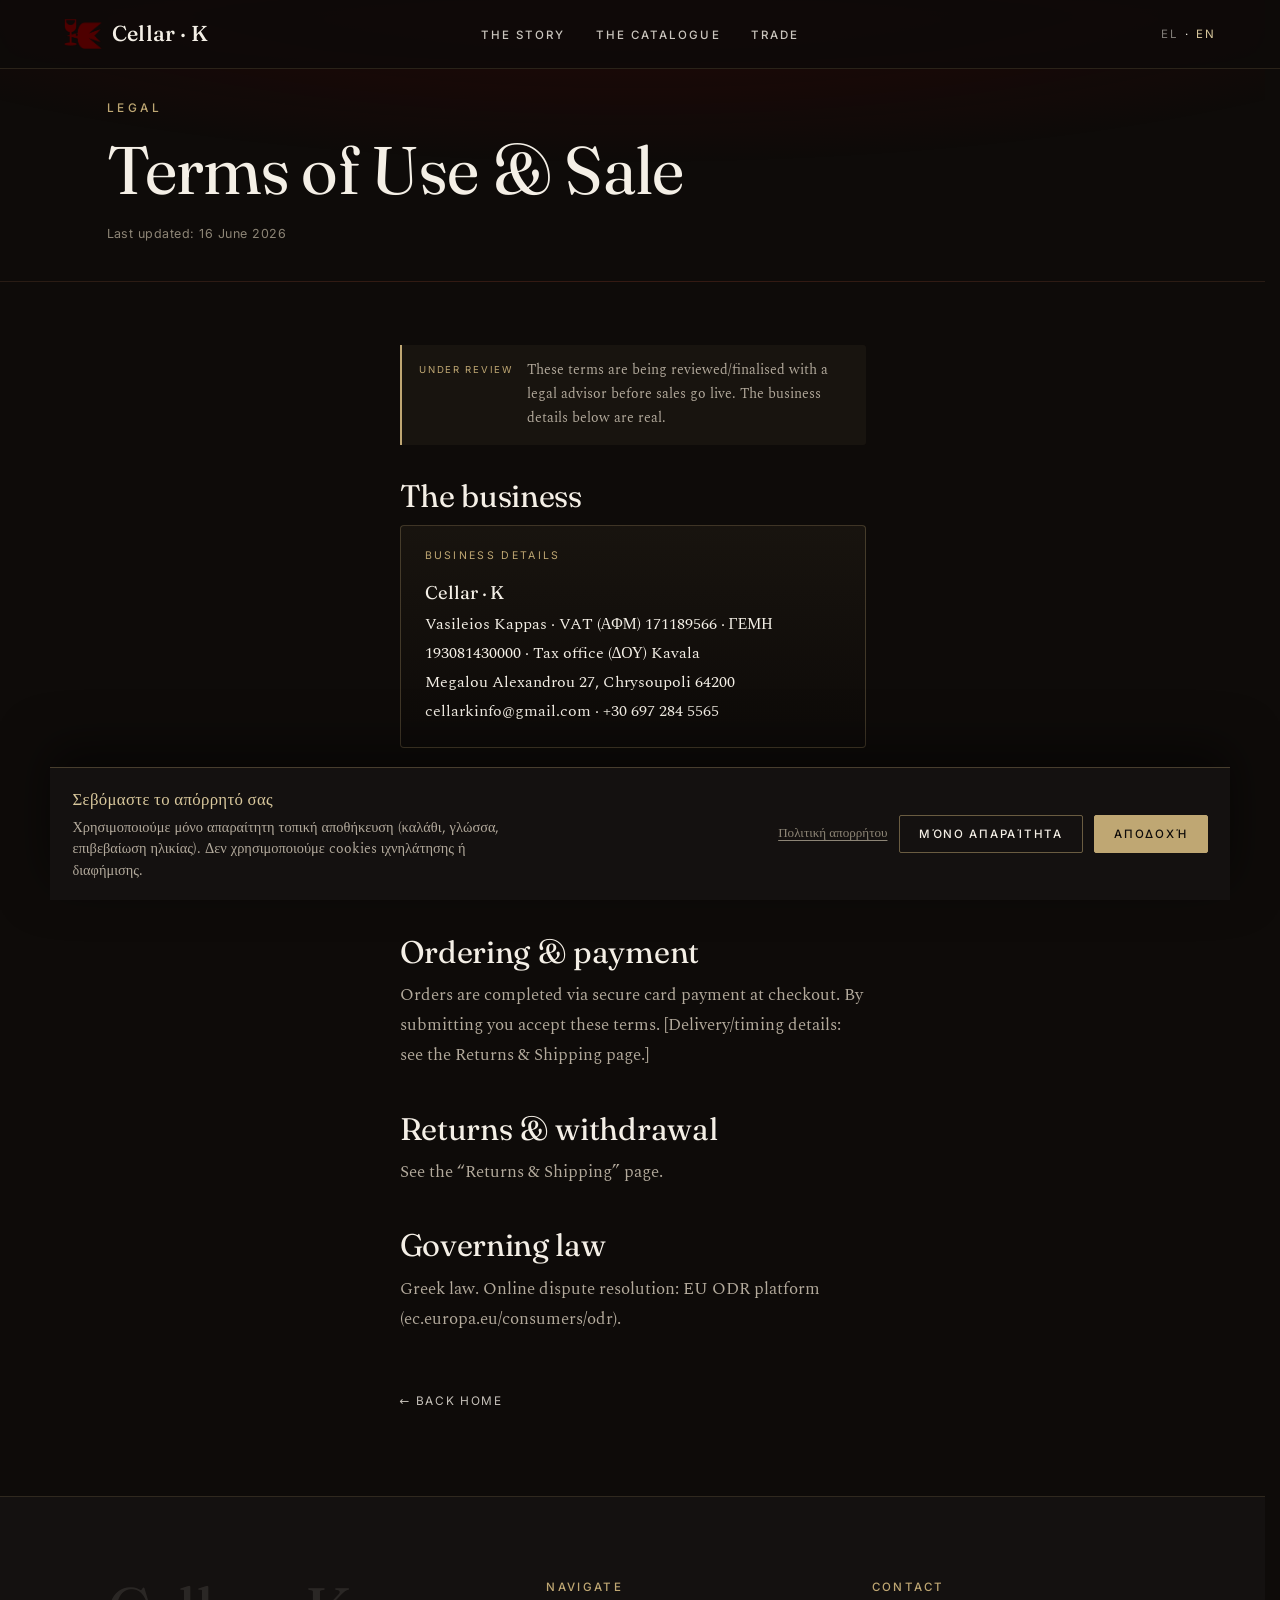
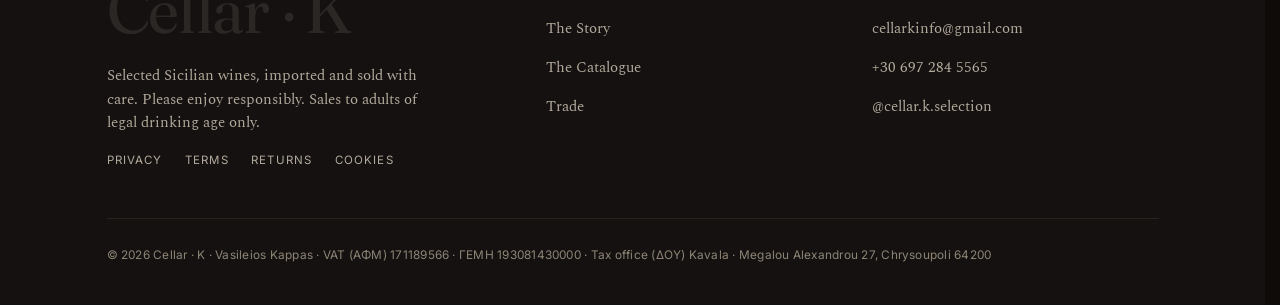
<file: terms.html>
<!doctype html>
<html lang="el">
<head>
<meta charset="utf-8" />
<meta name="viewport" content="width=device-width, initial-scale=1" />
<meta name="robots" content="noindex, nofollow"><!-- LAUNCH cellar-k.com: remove this noindex -->
<meta http-equiv="Content-Security-Policy" content="default-src 'self'; script-src 'self' 'unsafe-inline'; style-src 'self' 'unsafe-inline'; img-src 'self' https://romanos2408.github.io data:; font-src 'self'; connect-src 'self'; base-uri 'self'; form-action 'self'; object-src 'none'">
<meta name="theme-color" content="#0e0b09" />
<title data-gr="Cellar · K — Όροι Χρήσης & Πώλησης" data-en="Cellar · K — Terms of Use & Sale">Cellar · K — Όροι Χρήσης & Πώλησης</title>
<meta name="description" data-gr="Όροι Χρήσης & Πώλησης της Cellar · K." data-en="Cellar · K Terms of Use & Sale." content="Όροι Χρήσης & Πώλησης της Cellar · K." />
<link rel="canonical" href="https://cellar-k.com/terms.html" />
<link rel="icon" type="image/png" sizes="32x32" href="assets/favicon-32.png" />
<link rel="icon" type="image/png" sizes="16x16" href="assets/favicon-16.png" />
<link rel="apple-touch-icon" href="assets/apple-touch-icon.png" />
<link rel="manifest" href="site.webmanifest" />
<link rel="stylesheet" href="assets/fonts/fonts.css?v=2" />
<link rel="stylesheet" href="assets/styles.css?v=13" />
</head>
<body>
<header class="nav solid">
  <a class="brand" href="index.html" aria-label="Cellar · K — αρχική" data-aria-gr="Cellar · K — αρχική" data-aria-en="Cellar · K — home"><img class="brand-mark" src="assets/logo-mark.png" alt="" /><span>Cellar · K</span></a>
  <ul class="nav-links">
    <li><a href="index.html#story" data-gr="Η Ιστορία" data-en="The Story">Η Ιστορία</a></li>
    <li><a href="catalog.html" data-gr="Ο Κατάλογος" data-en="The Catalogue">Ο Κατάλογος</a></li>
    <li><a href="index.html#trade" data-gr="Χονδρική" data-en="Trade">Χονδρική</a></li>
  </ul>
  <button class="lang" type="button" data-aria-gr="Αλλαγή γλώσσας" data-aria-en="Change language" aria-label="Αλλαγή γλώσσας"><span data-lang="gr">EL</span> · <span data-lang="en">EN</span></button>
</header>

<header class="legal-hero">
  <div class="wrap">
    <span class="eyebrow" data-gr="Νομικά" data-en="Legal">Νομικά</span>
    <h1 data-gr="Όροι Χρήσης & Πώλησης" data-en="Terms of Use & Sale">Όροι Χρήσης & Πώλησης</h1>
    <p class="updated" data-gr="Τελευταία ενημέρωση: 16 Ιουνίου 2026" data-en="Last updated: 16 June 2026">Τελευταία ενημέρωση: 16 Ιουνίου 2026</p>
  </div>
</header>

<main class="legal-body">
  <div class="wrap col">

    <div class="note-review">
      <span class="tag" data-gr="Υπό έλεγχο" data-en="Under review">Υπό έλεγχο</span>
      <span class="txt" data-gr="Οι όροι ελέγχονται/οριστικοποιούνται από νομικό σύμβουλο πριν την έναρξη πωλήσεων. Τα στοιχεία της επιχείρησης είναι πραγματικά." data-en="These terms are being reviewed/finalised with a legal advisor before sales go live. The business details below are real.">Οι όροι ελέγχονται/οριστικοποιούνται από νομικό σύμβουλο πριν την έναρξη πωλήσεων. Τα στοιχεία της επιχείρησης είναι πραγματικά.</span>
    </div>

    <h2 data-gr="Η επιχείρηση" data-en="The business">Η επιχείρηση</h2>
    <div class="imprint">
      <span class="label" data-gr="Στοιχεία επιχείρησης" data-en="Business details">Στοιχεία επιχείρησης</span>
      <p>
        <span class="name">Cellar · K</span><br>
        <span data-gr="ΚΑΠΠΑΣ ΒΑΣΙΛΕΙΟΣ · ΑΦΜ 171189566 · ΓΕΜΗ 193081430000 · ΔΟΥ Καβάλας" data-en="Vasileios Kappas · VAT (ΑΦΜ) 171189566 · ΓΕΜΗ 193081430000 · Tax office (ΔΟΥ) Kavala">ΚΑΠΠΑΣ ΒΑΣΙΛΕΙΟΣ · ΑΦΜ 171189566 · ΓΕΜΗ 193081430000 · ΔΟΥ Καβάλας</span><br>
        <span data-gr="Μεγάλου Αλεξάνδρου 27, Χρυσούπολη 64200" data-en="Megalou Alexandrou 27, Chrysoupoli 64200">Μεγάλου Αλεξάνδρου 27, Χρυσούπολη 64200</span><br>
        cellarkinfo@gmail.com · +30 697 284 5565
      </p>
    </div>

    <h2 data-gr="Προϊόντα & τιμές" data-en="Products & prices">Προϊόντα & τιμές</h2>
    <p data-gr="Όλες οι τιμές σε ευρώ, με ΦΠΑ για λιανική. Πώληση αλκοόλ μόνο σε ενήλικες (18+). Η διαθεσιμότητα επιβεβαιώνεται κατά την παραγγελία." data-en="All prices in euro, incl. VAT for retail. Alcohol sold only to adults (18+). Availability is confirmed at order time.">Όλες οι τιμές σε ευρώ, με ΦΠΑ για λιανική. Πώληση αλκοόλ μόνο σε ενήλικες (18+). Η διαθεσιμότητα επιβεβαιώνεται κατά την παραγγελία.</p>

    <h2 data-gr="Παραγγελία & πληρωμή" data-en="Ordering & payment">Παραγγελία & πληρωμή</h2>
    <p data-gr="Η παραγγελία ολοκληρώνεται με ασφαλή πληρωμή κάρτας στο ταμείο. Με την υποβολή αποδέχεστε αυτούς τους όρους. [Λεπτομέρειες παράδοσης/χρόνων: βλ. σελίδα Επιστροφών & Αποστολών.]" data-en="Orders are completed via secure card payment at checkout. By submitting you accept these terms. [Delivery/timing details: see the Returns & Shipping page.]">Η παραγγελία ολοκληρώνεται με ασφαλή πληρωμή κάρτας στο ταμείο. Με την υποβολή αποδέχεστε αυτούς τους όρους. [Λεπτομέρειες παράδοσης/χρόνων: βλ. σελίδα Επιστροφών & Αποστολών.]</p>

    <h2 data-gr="Επιστροφές & υπαναχώρηση" data-en="Returns & withdrawal">Επιστροφές & υπαναχώρηση</h2>
    <p data-gr="Βλ. τη σελίδα «Επιστροφές & Αποστολές»." data-en="See the “Returns & Shipping” page.">Βλ. τη σελίδα «Επιστροφές & Αποστολές».</p>

    <h2 data-gr="Εφαρμοστέο δίκαιο" data-en="Governing law">Εφαρμοστέο δίκαιο</h2>
    <p data-gr="Ελληνικό δίκαιο. Εξωδικαστική επίλυση: πλατφόρμα ΗΕΔ της ΕΕ (ec.europa.eu/consumers/odr)." data-en="Greek law. Online dispute resolution: EU ODR platform (ec.europa.eu/consumers/odr).">Ελληνικό δίκαιο. Εξωδικαστική επίλυση: πλατφόρμα ΗΕΔ της ΕΕ (ec.europa.eu/consumers/odr).</p>

    <a class="back" href="index.html" data-gr="← Επιστροφή στην αρχική" data-en="← Back home">← Επιστροφή στην αρχική</a>
  </div>
</main>

<footer>
  <div class="wrap">
    <div class="foot-grid">
      <div>
        <div class="foot-mark">Cellar · K</div>
        <p class="legal" data-gr="Επιλεγμένα σικελικά κρασιά, εισαγωγή και διάθεση με φροντίδα. Απολαμβάνετε υπεύθυνα. Πώληση μόνο σε ενήλικες." data-en="Selected Sicilian wines, imported and sold with care. Please enjoy responsibly. Sales to adults of legal drinking age only.">Επιλεγμένα σικελικά κρασιά, εισαγωγή και διάθεση με φροντίδα. Απολαμβάνετε υπεύθυνα. Πώληση μόνο σε ενήλικες.</p>
        <div class="foot-legal-row">
          <a href="privacy.html" data-gr="Απόρρητο" data-en="Privacy">Απόρρητο</a>
          <a href="terms.html" data-gr="Όροι" data-en="Terms">Όροι</a>
          <a href="returns.html" data-gr="Επιστροφές" data-en="Returns">Επιστροφές</a>
          <button type="button" data-consent-open data-gr="Cookies" data-en="Cookies">Cookies</button>
        </div>
      </div>
      <div>
        <h4 data-gr="Πλοήγηση" data-en="Navigate">Πλοήγηση</h4>
        <ul>
          <li><a href="index.html#story" data-gr="Η Ιστορία" data-en="The Story">Η Ιστορία</a></li>
          <li><a href="catalog.html" data-gr="Ο Κατάλογος" data-en="The Catalogue">Ο Κατάλογος</a></li>
          <li><a href="index.html#trade" data-gr="Χονδρική" data-en="Trade">Χονδρική</a></li>
        </ul>
      </div>
      <div>
        <h4 data-gr="Επικοινωνία" data-en="Contact">Επικοινωνία</h4>
        <ul>
          <li><a href="mailto:cellarkinfo@gmail.com">cellarkinfo@gmail.com</a></li>
          <li><a href="tel:+306972845565">+30 697 284 5565</a></li>
          <li><a href="https://www.instagram.com/cellar.k.selection" target="_blank" rel="noopener">@cellar.k.selection</a></li>
        </ul>
      </div>
    </div>
    <p class="foot-imprint" data-gr="© 2026 Cellar · K · ΚΑΠΠΑΣ ΒΑΣΙΛΕΙΟΣ · ΑΦΜ 171189566 · ΓΕΜΗ 193081430000 · ΔΟΥ Καβάλας · Μεγάλου Αλεξάνδρου 27, Χρυσούπολη 64200" data-en="© 2026 Cellar · K · Vasileios Kappas · VAT (ΑΦΜ) 171189566 · ΓΕΜΗ 193081430000 · Tax office (ΔΟΥ) Kavala · Megalou Alexandrou 27, Chrysoupoli 64200">© 2026 Cellar · K · ΚΑΠΠΑΣ ΒΑΣΙΛΕΙΟΣ · ΑΦΜ 171189566 · ΓΕΜΗ 193081430000 · ΔΟΥ Καβάλας · Μεγάλου Αλεξάνδρου 27, Χρυσούπολη 64200</p>
  </div>
</footer>

<script type="module">
  import { initI18n } from './assets/i18n.js?v=2';
  import { initConsent } from './assets/consent.js';
  initI18n();
  initConsent();
</script>
</body>
</html>
</file>
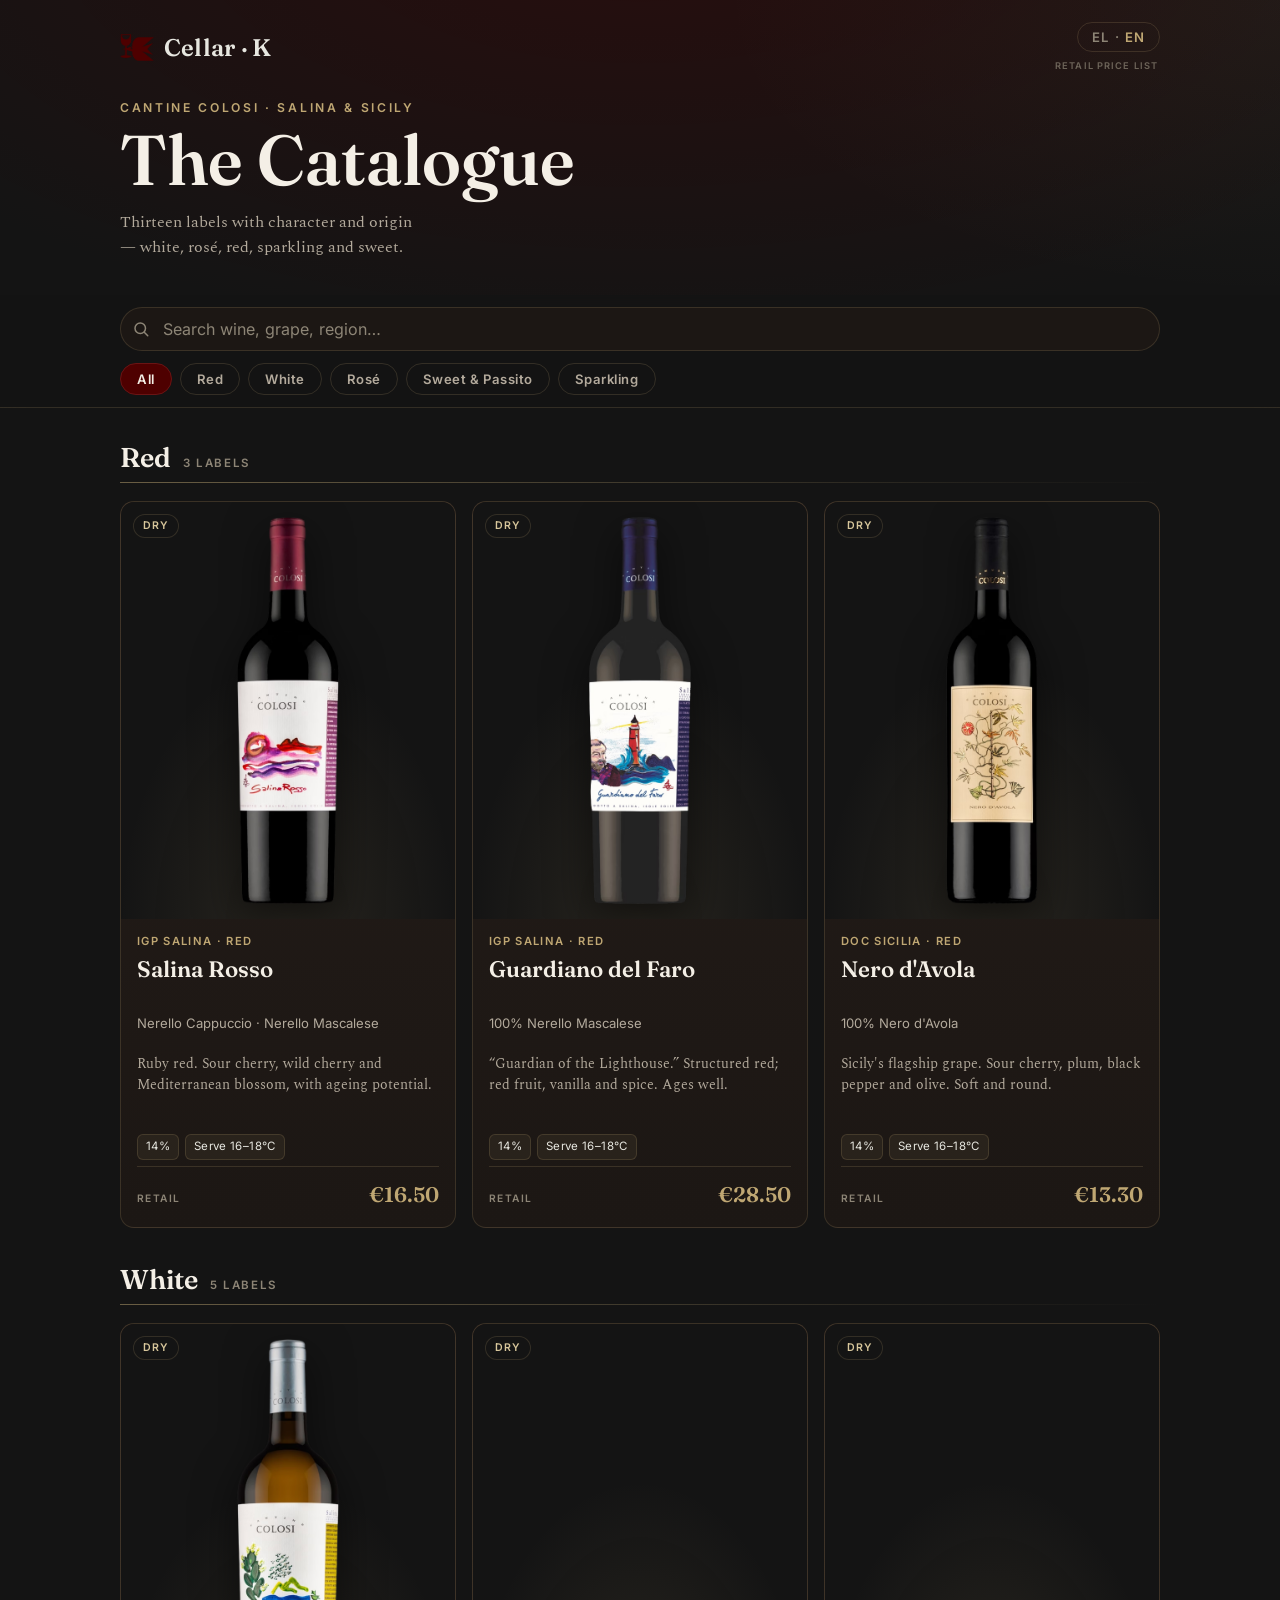
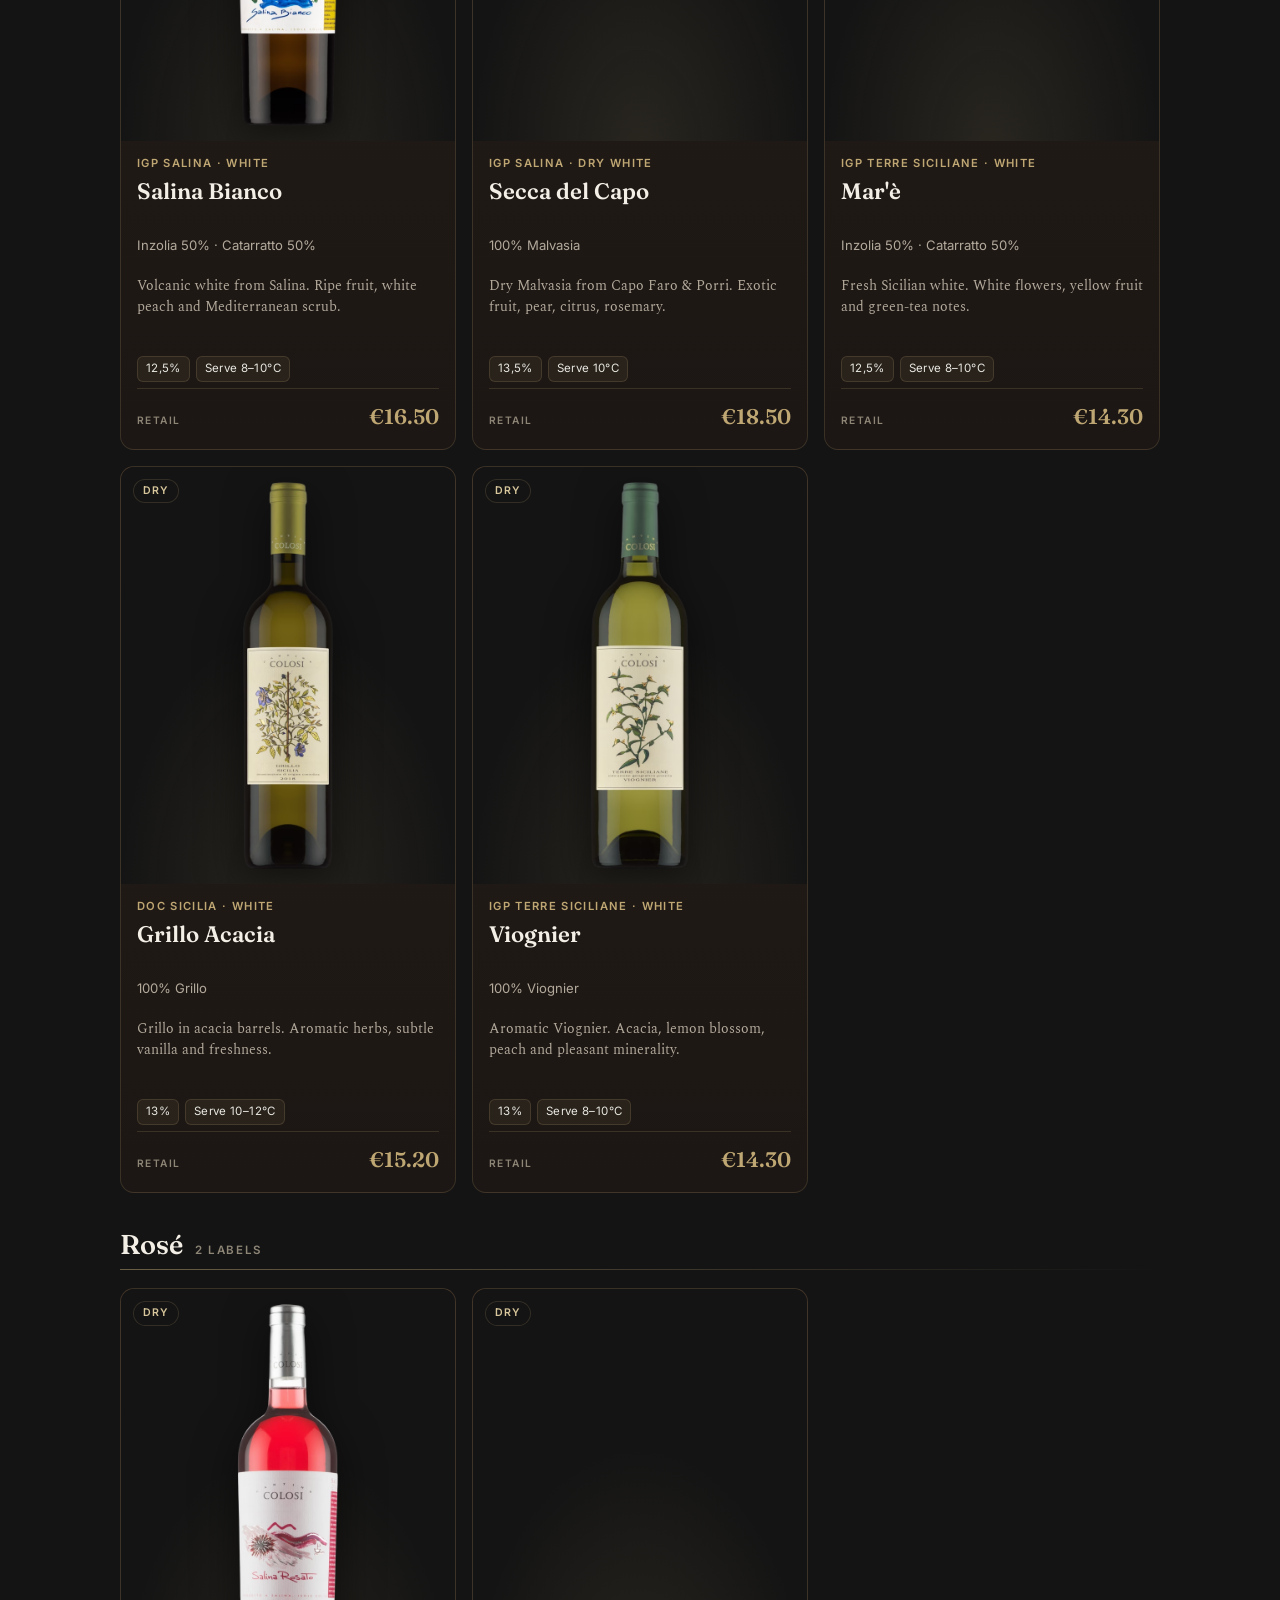
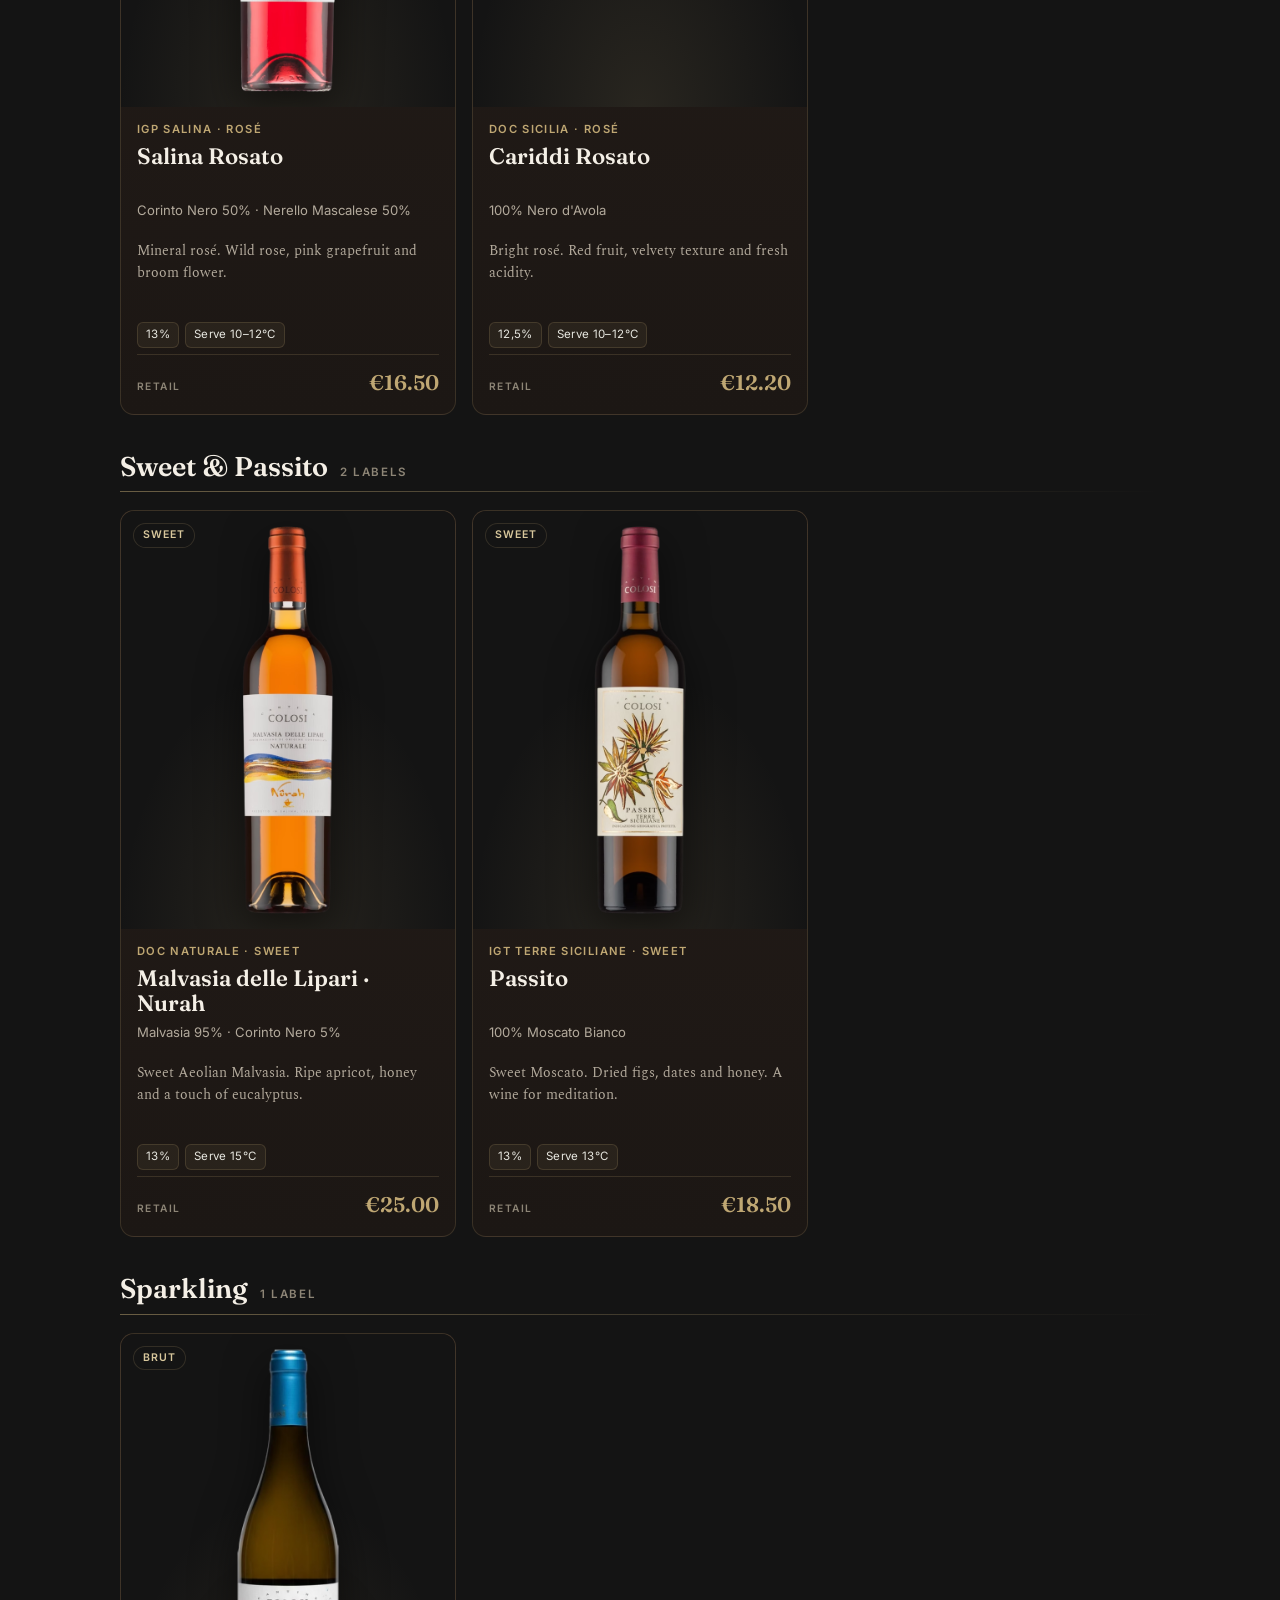
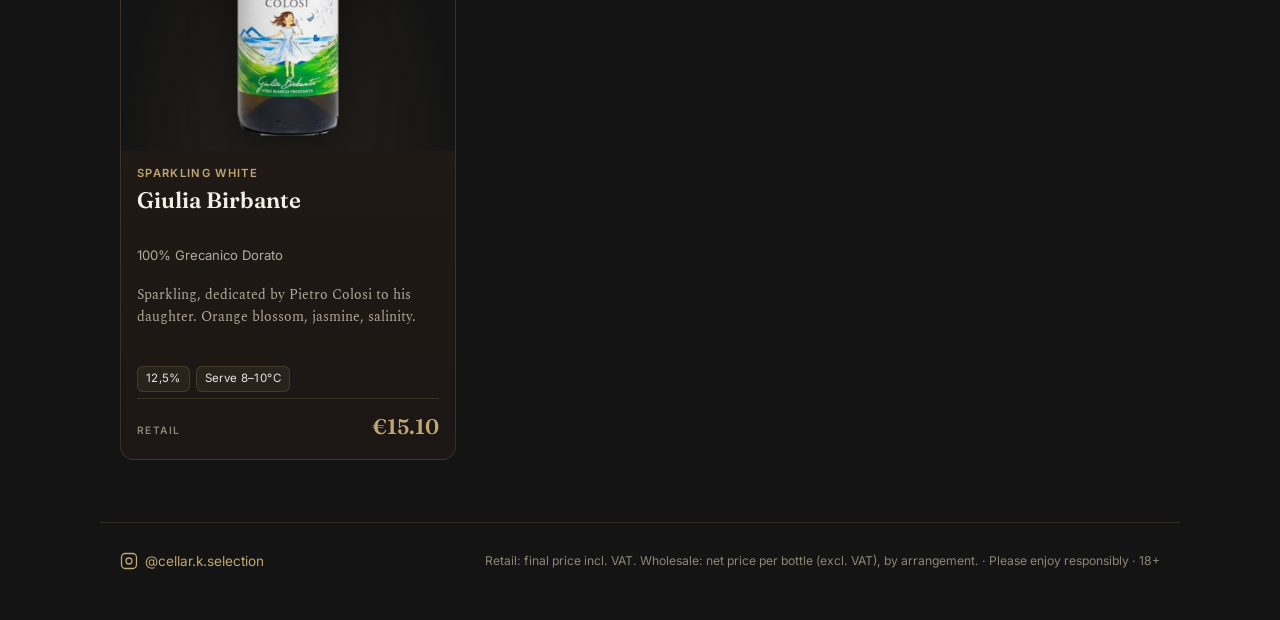
<file: catalogue/menu.html>
<!doctype html>
<html lang="en">
<head>
  <meta charset="utf-8" />
  <meta name="viewport" content="width=device-width, initial-scale=1, viewport-fit=cover" />
  <meta name="robots" content="noindex, nofollow"><!-- LAUNCH cellar-k.com: remove this noindex -->
  <meta name="theme-color" content="#141414" />
  <meta http-equiv="Content-Security-Policy" content="default-src 'self'; script-src 'self'; style-src 'self' 'unsafe-inline'; img-src 'self' data:; font-src 'self'; connect-src 'self'; base-uri 'self'; object-src 'none'" />
  <title>Cellar · K — Wine Catalogue</title>
  <meta name="description" content="Cellar · K — digital wine catalogue. Cantine Colosi, Salina & Sicily." />
  <link rel="icon" href="assets/favicon-32.png" />
  <link rel="apple-touch-icon" href="assets/apple-touch-icon.png" />
  <!-- Self-hosted fonts (Fraunces + Spectral + Inter) — no Google third-party. -->
  <link rel="stylesheet" href="assets/fonts/fonts.css?v=2" />
  <link rel="stylesheet" href="style.css?v=10" />
</head>
<body>
  <header class="hero">
    <div class="hero-top">
      <a class="brand" href="../index.html" data-aria-gr="Επιστροφή στον ιστότοπο Cellar · K" data-aria-en="Back to the Cellar · K website" aria-label="Back to the Cellar · K website">
        <img class="brand-mark" src="assets/logo-mark.png" alt="Cellar · K" />
        <span class="brand-word">Cellar · K</span>
      </a>
      <div class="hero-top-right">
        <button class="lang" id="lang" type="button" aria-label="Language / Γλώσσα">
          <span data-lang="gr">EL</span>
          <span class="lang-sep">·</span>
          <span data-lang="en">EN</span>
        </button>
        <span class="hero-mode" id="hero-mode" hidden></span>
      </div>
    </div>
    <p class="hero-tagline" id="tagline"></p>
    <h1 class="hero-title" data-gr="Ο Κατάλογος" data-en="The Catalogue">The Catalogue</h1>
    <p class="hero-sub" data-gr="Δεκατρείς ετικέτες με χαρακτήρα και καταγωγή — λευκά, ροζέ, ερυθρά, αφρώδη και γλυκά."
       data-en="Thirteen labels with character and origin — white, rosé, red, sparkling and sweet.">Thirteen labels with character and origin — white, rosé, red, sparkling and sweet.</p>
  </header>

  <div class="controls">
    <div class="search-wrap">
      <svg class="search-icon" viewBox="0 0 24 24" aria-hidden="true"><circle cx="11" cy="11" r="7"/><path d="m21 21-4.3-4.3"/></svg>
      <input id="search" type="search" autocomplete="off" />
    </div>
    <nav class="tabs" id="tabs" aria-label="Κατηγορίες"></nav>
  </div>

  <main id="app"></main>

  <footer class="foot" id="foot"></footer>

  <!-- Bottle zoom + full detail card -->
  <div class="lightbox" id="lightbox" hidden role="dialog" aria-modal="true" aria-label="">
    <button class="lightbox-close" id="lightbox-close" type="button" aria-label="Close">
      <svg viewBox="0 0 24 24" aria-hidden="true"><path d="M6 6l12 12M18 6L6 18"/></svg>
    </button>
    <div class="detail-card" id="detail-card"></div>
  </div>

  <script src="script.js?v=11"></script>
</body>
</html>
</file>
<file: assets/fonts/fonts.css>
/* Cellar·K self-hosted fonts — Fraunces / Spectral / Inter (latin + greek).
   Generated from Google Fonts css2; removes the Google third-party request (GDPR). */

/* latin-ext */
@font-face {
  font-family: 'Fraunces';
  font-style: italic;
  font-weight: 300 600;
  font-display: swap;
  src: url(fraunces-latin-ext-italic-300-600.woff2) format('woff2');
  unicode-range: U+0100-02BA, U+02BD-02C5, U+02C7-02CC, U+02CE-02D7, U+02DD-02FF, U+0304, U+0308, U+0329, U+1D00-1DBF, U+1E00-1E9F, U+1EF2-1EFF, U+2020, U+20A0-20AB, U+20AD-20C0, U+2113, U+2C60-2C7F, U+A720-A7FF;
}
/* latin */
@font-face {
  font-family: 'Fraunces';
  font-style: italic;
  font-weight: 300 600;
  font-display: swap;
  src: url(fraunces-latin-italic-300-600.woff2) format('woff2');
  unicode-range: U+0000-00FF, U+0131, U+0152-0153, U+02BB-02BC, U+02C6, U+02DA, U+02DC, U+0304, U+0308, U+0329, U+2000-206F, U+20AC, U+2122, U+2191, U+2193, U+2212, U+2215, U+FEFF, U+FFFD;
}
/* latin-ext */
@font-face {
  font-family: 'Fraunces';
  font-style: normal;
  font-weight: 300 900;
  font-display: swap;
  src: url(fraunces-latin-ext-normal-300-900.woff2) format('woff2');
  unicode-range: U+0100-02BA, U+02BD-02C5, U+02C7-02CC, U+02CE-02D7, U+02DD-02FF, U+0304, U+0308, U+0329, U+1D00-1DBF, U+1E00-1E9F, U+1EF2-1EFF, U+2020, U+20A0-20AB, U+20AD-20C0, U+2113, U+2C60-2C7F, U+A720-A7FF;
}
/* latin */
@font-face {
  font-family: 'Fraunces';
  font-style: normal;
  font-weight: 300 900;
  font-display: swap;
  src: url(fraunces-latin-normal-300-900.woff2) format('woff2');
  unicode-range: U+0000-00FF, U+0131, U+0152-0153, U+02BB-02BC, U+02C6, U+02DA, U+02DC, U+0304, U+0308, U+0329, U+2000-206F, U+20AC, U+2122, U+2191, U+2193, U+2212, U+2215, U+FEFF, U+FFFD;
}
/* greek-ext */
@font-face {
  font-family: 'Inter';
  font-style: normal;
  font-weight: 400;
  font-display: swap;
  src: url(inter-greek-ext-normal-400.woff2) format('woff2');
  unicode-range: U+1F00-1FFF;
}
/* greek */
@font-face {
  font-family: 'Inter';
  font-style: normal;
  font-weight: 400;
  font-display: swap;
  src: url(inter-greek-normal-400.woff2) format('woff2');
  unicode-range: U+0370-0377, U+037A-037F, U+0384-038A, U+038C, U+038E-03A1, U+03A3-03FF;
}
/* latin-ext */
@font-face {
  font-family: 'Inter';
  font-style: normal;
  font-weight: 400;
  font-display: swap;
  src: url(inter-latin-ext-normal-400.woff2) format('woff2');
  unicode-range: U+0100-02BA, U+02BD-02C5, U+02C7-02CC, U+02CE-02D7, U+02DD-02FF, U+0304, U+0308, U+0329, U+1D00-1DBF, U+1E00-1E9F, U+1EF2-1EFF, U+2020, U+20A0-20AB, U+20AD-20C0, U+2113, U+2C60-2C7F, U+A720-A7FF;
}
/* latin */
@font-face {
  font-family: 'Inter';
  font-style: normal;
  font-weight: 400;
  font-display: swap;
  src: url(inter-latin-normal-400.woff2) format('woff2');
  unicode-range: U+0000-00FF, U+0131, U+0152-0153, U+02BB-02BC, U+02C6, U+02DA, U+02DC, U+0304, U+0308, U+0329, U+2000-206F, U+20AC, U+2122, U+2191, U+2193, U+2212, U+2215, U+FEFF, U+FFFD;
}
/* greek-ext */
@font-face {
  font-family: 'Inter';
  font-style: normal;
  font-weight: 500;
  font-display: swap;
  src: url(inter-greek-ext-normal-400.woff2) format('woff2');
  unicode-range: U+1F00-1FFF;
}
/* greek */
@font-face {
  font-family: 'Inter';
  font-style: normal;
  font-weight: 500;
  font-display: swap;
  src: url(inter-greek-normal-400.woff2) format('woff2');
  unicode-range: U+0370-0377, U+037A-037F, U+0384-038A, U+038C, U+038E-03A1, U+03A3-03FF;
}
/* latin-ext */
@font-face {
  font-family: 'Inter';
  font-style: normal;
  font-weight: 500;
  font-display: swap;
  src: url(inter-latin-ext-normal-400.woff2) format('woff2');
  unicode-range: U+0100-02BA, U+02BD-02C5, U+02C7-02CC, U+02CE-02D7, U+02DD-02FF, U+0304, U+0308, U+0329, U+1D00-1DBF, U+1E00-1E9F, U+1EF2-1EFF, U+2020, U+20A0-20AB, U+20AD-20C0, U+2113, U+2C60-2C7F, U+A720-A7FF;
}
/* latin */
@font-face {
  font-family: 'Inter';
  font-style: normal;
  font-weight: 500;
  font-display: swap;
  src: url(inter-latin-normal-400.woff2) format('woff2');
  unicode-range: U+0000-00FF, U+0131, U+0152-0153, U+02BB-02BC, U+02C6, U+02DA, U+02DC, U+0304, U+0308, U+0329, U+2000-206F, U+20AC, U+2122, U+2191, U+2193, U+2212, U+2215, U+FEFF, U+FFFD;
}
/* greek-ext */
@font-face {
  font-family: 'Inter';
  font-style: normal;
  font-weight: 600;
  font-display: swap;
  src: url(inter-greek-ext-normal-400.woff2) format('woff2');
  unicode-range: U+1F00-1FFF;
}
/* greek */
@font-face {
  font-family: 'Inter';
  font-style: normal;
  font-weight: 600;
  font-display: swap;
  src: url(inter-greek-normal-400.woff2) format('woff2');
  unicode-range: U+0370-0377, U+037A-037F, U+0384-038A, U+038C, U+038E-03A1, U+03A3-03FF;
}
/* latin-ext */
@font-face {
  font-family: 'Inter';
  font-style: normal;
  font-weight: 600;
  font-display: swap;
  src: url(inter-latin-ext-normal-400.woff2) format('woff2');
  unicode-range: U+0100-02BA, U+02BD-02C5, U+02C7-02CC, U+02CE-02D7, U+02DD-02FF, U+0304, U+0308, U+0329, U+1D00-1DBF, U+1E00-1E9F, U+1EF2-1EFF, U+2020, U+20A0-20AB, U+20AD-20C0, U+2113, U+2C60-2C7F, U+A720-A7FF;
}
/* latin */
@font-face {
  font-family: 'Inter';
  font-style: normal;
  font-weight: 600;
  font-display: swap;
  src: url(inter-latin-normal-400.woff2) format('woff2');
  unicode-range: U+0000-00FF, U+0131, U+0152-0153, U+02BB-02BC, U+02C6, U+02DA, U+02DC, U+0304, U+0308, U+0329, U+2000-206F, U+20AC, U+2122, U+2191, U+2193, U+2212, U+2215, U+FEFF, U+FFFD;
}
/* latin-ext */
@font-face {
  font-family: 'Spectral';
  font-style: italic;
  font-weight: 300;
  font-display: swap;
  src: url(spectral-latin-ext-italic-300.woff2) format('woff2');
  unicode-range: U+0100-02BA, U+02BD-02C5, U+02C7-02CC, U+02CE-02D7, U+02DD-02FF, U+0304, U+0308, U+0329, U+1D00-1DBF, U+1E00-1E9F, U+1EF2-1EFF, U+2020, U+20A0-20AB, U+20AD-20C0, U+2113, U+2C60-2C7F, U+A720-A7FF;
}
/* latin */
@font-face {
  font-family: 'Spectral';
  font-style: italic;
  font-weight: 300;
  font-display: swap;
  src: url(spectral-latin-italic-300.woff2) format('woff2');
  unicode-range: U+0000-00FF, U+0131, U+0152-0153, U+02BB-02BC, U+02C6, U+02DA, U+02DC, U+0304, U+0308, U+0329, U+2000-206F, U+20AC, U+2122, U+2191, U+2193, U+2212, U+2215, U+FEFF, U+FFFD;
}
/* latin-ext */
@font-face {
  font-family: 'Spectral';
  font-style: italic;
  font-weight: 400;
  font-display: swap;
  src: url(spectral-latin-ext-italic-400.woff2) format('woff2');
  unicode-range: U+0100-02BA, U+02BD-02C5, U+02C7-02CC, U+02CE-02D7, U+02DD-02FF, U+0304, U+0308, U+0329, U+1D00-1DBF, U+1E00-1E9F, U+1EF2-1EFF, U+2020, U+20A0-20AB, U+20AD-20C0, U+2113, U+2C60-2C7F, U+A720-A7FF;
}
/* latin */
@font-face {
  font-family: 'Spectral';
  font-style: italic;
  font-weight: 400;
  font-display: swap;
  src: url(spectral-latin-italic-400.woff2) format('woff2');
  unicode-range: U+0000-00FF, U+0131, U+0152-0153, U+02BB-02BC, U+02C6, U+02DA, U+02DC, U+0304, U+0308, U+0329, U+2000-206F, U+20AC, U+2122, U+2191, U+2193, U+2212, U+2215, U+FEFF, U+FFFD;
}
/* latin-ext */
@font-face {
  font-family: 'Spectral';
  font-style: normal;
  font-weight: 300;
  font-display: swap;
  src: url(spectral-latin-ext-normal-300.woff2) format('woff2');
  unicode-range: U+0100-02BA, U+02BD-02C5, U+02C7-02CC, U+02CE-02D7, U+02DD-02FF, U+0304, U+0308, U+0329, U+1D00-1DBF, U+1E00-1E9F, U+1EF2-1EFF, U+2020, U+20A0-20AB, U+20AD-20C0, U+2113, U+2C60-2C7F, U+A720-A7FF;
}
/* latin */
@font-face {
  font-family: 'Spectral';
  font-style: normal;
  font-weight: 300;
  font-display: swap;
  src: url(spectral-latin-normal-300.woff2) format('woff2');
  unicode-range: U+0000-00FF, U+0131, U+0152-0153, U+02BB-02BC, U+02C6, U+02DA, U+02DC, U+0304, U+0308, U+0329, U+2000-206F, U+20AC, U+2122, U+2191, U+2193, U+2212, U+2215, U+FEFF, U+FFFD;
}
/* latin-ext */
@font-face {
  font-family: 'Spectral';
  font-style: normal;
  font-weight: 400;
  font-display: swap;
  src: url(spectral-latin-ext-normal-400.woff2) format('woff2');
  unicode-range: U+0100-02BA, U+02BD-02C5, U+02C7-02CC, U+02CE-02D7, U+02DD-02FF, U+0304, U+0308, U+0329, U+1D00-1DBF, U+1E00-1E9F, U+1EF2-1EFF, U+2020, U+20A0-20AB, U+20AD-20C0, U+2113, U+2C60-2C7F, U+A720-A7FF;
}
/* latin */
@font-face {
  font-family: 'Spectral';
  font-style: normal;
  font-weight: 400;
  font-display: swap;
  src: url(spectral-latin-normal-400.woff2) format('woff2');
  unicode-range: U+0000-00FF, U+0131, U+0152-0153, U+02BB-02BC, U+02C6, U+02DA, U+02DC, U+0304, U+0308, U+0329, U+2000-206F, U+20AC, U+2122, U+2191, U+2193, U+2212, U+2215, U+FEFF, U+FFFD;
}
/* latin-ext */
@font-face {
  font-family: 'Spectral';
  font-style: normal;
  font-weight: 500;
  font-display: swap;
  src: url(spectral-latin-ext-normal-500.woff2) format('woff2');
  unicode-range: U+0100-02BA, U+02BD-02C5, U+02C7-02CC, U+02CE-02D7, U+02DD-02FF, U+0304, U+0308, U+0329, U+1D00-1DBF, U+1E00-1E9F, U+1EF2-1EFF, U+2020, U+20A0-20AB, U+20AD-20C0, U+2113, U+2C60-2C7F, U+A720-A7FF;
}
/* latin */
@font-face {
  font-family: 'Spectral';
  font-style: normal;
  font-weight: 500;
  font-display: swap;
  src: url(spectral-latin-normal-500.woff2) format('woff2');
  unicode-range: U+0000-00FF, U+0131, U+0152-0153, U+02BB-02BC, U+02C6, U+02DA, U+02DC, U+0304, U+0308, U+0329, U+2000-206F, U+20AC, U+2122, U+2191, U+2193, U+2212, U+2215, U+FEFF, U+FFFD;
}
</file>
<file: assets/styles.css>
/* ============================================================
   Cellar · K — shared design system (canonical)
   One source of truth for tokens, base, chrome (nav/footer/
   buttons/eyebrow), shop/cart, age-gate, consent, and legal
   pages. EVERY page links this file; page-specific styles stay
   inline. Aligned to the redesigned homepage (the reference).
   ============================================================ */

:root{
  /* core palette — warm, dark ink */
  --ink:#0e0b09;
  --ink-2:#141110;        /* secondary dark surface (footer, drawer, cards) */
  --ink-soft:#141110;     /* alias of --ink-2 (legacy name) */
  --ink-raise:#1c1714;    /* raised surface */
  --oxblood:#4E0000;
  --oxblood-deep:#2a0000;
  --cream:#f4efe6;        /* primary light text */
  --bone:#f4efe6;         /* legacy alias → cream (was a cooler grey) */
  --gold:#bfa773;
  --gold-soft:#d8c79c;
  --muted:#b3aa9c;        /* body text on dark */
  --muted-dim:#8d8576;    /* captions / eyebrows */
  --on-oxblood:#e9d9d0;   /* text on the oxblood trade band */

  /* type */
  --serif:"Fraunces",Georgia,serif;
  --body:"Spectral",Georgia,serif;
  --sans:"Inter",system-ui,-apple-system,"Segoe UI",Helvetica,Arial,sans-serif;

  --measure:46ch;
  --wrap:1180px;
  --ease:cubic-bezier(.22,.61,.36,1);
  --ease-out:cubic-bezier(.16,1,.3,1);  /* canonical reveal / personality ease */

  /* motion system (vanilla reveals via assets/motion.js) */
  --dur-reveal:.8s;
  --dur-ui:.4s;
  --reveal-rise:18px;
  --stagger:80ms;
}

*{ margin:0; padding:0; box-sizing:border-box; }

html{ -webkit-text-size-adjust:100%; -webkit-font-smoothing:antialiased; text-rendering:optimizeLegibility; scroll-behavior:smooth; scroll-padding-top:80px; scrollbar-gutter:stable; }
@media(prefers-reduced-motion:reduce){ html{ scroll-behavior:auto; } }

body{
  background:var(--ink);
  color:var(--cream);
  font-family:var(--body);
  font-weight:400;
  font-size:18px;
  line-height:1.65;
  font-kerning:normal;
  font-feature-settings:"kern" 1, "liga" 1, "calt" 1;
  overflow-x:hidden;
}

/* subtle page-transition fade (index <-> catalog) */
body{ animation:pageIn .45s var(--ease-out) both; }
@keyframes pageIn{ from{ opacity:0; } to{ opacity:1; } }
body.is-leaving{ opacity:0; transition:opacity .3s var(--ease-out); }
@media(prefers-reduced-motion:reduce){ body{ animation:none; } body.is-leaving{ transition:none; } }

img{ max-width:100%; display:block; }
picture{ display:contents; }
a{ color:inherit; text-decoration:none; }

h1,h2,h3,.display{
  font-family:var(--serif);
  font-weight:400;
  line-height:1.04;
  letter-spacing:-.01em;
  font-optical-sizing:auto;
  color:var(--cream);
}
h1{ font-size:clamp(3rem,9vw,7rem); }
h1 .dot,h2 .dot{ color:var(--oxblood); }
h2{ font-size:clamp(2rem,5vw,3.6rem); }
h3{ font-size:1.6rem; }

::selection{ background:var(--oxblood); color:var(--cream); }

.eyebrow{
  font-family:var(--sans);
  font-size:.74rem;
  font-weight:500;
  letter-spacing:.3em;
  text-transform:uppercase;
  color:var(--gold);
  font-style:normal;
  display:block;
  font-variant-numeric:lining-nums;
}
.eyebrow.on-light{ color:var(--oxblood); }

:focus-visible{ outline:2px solid var(--gold-soft); outline-offset:3px; border-radius:2px; }

/* ---------- scroll progress (catalog) ---------- */
.progress{
  position:fixed; top:0; left:0; height:2px; width:0; z-index:60; opacity:0;
  background:linear-gradient(90deg,var(--oxblood),var(--gold));
  transition:width .25s var(--ease), opacity .4s var(--ease);
}
.progress.is-on{ opacity:1; }

/* ---------- layout primitives ---------- */
section{ position:relative; }
.wrap{ width:100%; max-width:var(--wrap); margin:0 auto; padding:0 clamp(1.4rem,5vw,4rem); }

/* ============================================================
   NAV — one canonical bar. Pages that have a hero leave it
   transparent and let JS add .solid/.scrolled on scroll; pages
   with no hero (legal) carry a static .solid class in markup.
   ============================================================ */
.nav{
  position:fixed; top:0; left:0; right:0; z-index:50;
  display:grid; grid-template-columns:1fr auto 1fr; align-items:center;
  padding:1.4rem clamp(1.4rem,5vw,4rem);
  border-bottom:1px solid transparent;
  text-shadow:0 1px 16px rgba(0,0,0,.4);
  transition:background-color .4s var(--ease-out), padding .4s var(--ease-out), border-color .4s var(--ease-out);
}
/* fixed 3-track grid so the centre links sit in the SAME spot on every page,
   regardless of what's on the right (e.g. the catalogue's cart icon) */
.nav > .brand{ grid-column:1; justify-self:start; }
.nav > .nav-links{ grid-column:2; justify-self:center; }
.nav > .lang, .nav > .nav-right{ grid-column:3; justify-self:end; }
.nav.solid, .nav.scrolled{
  background:rgba(14,11,9,.9); -webkit-backdrop-filter:blur(10px); backdrop-filter:blur(10px);
  border-bottom-color:rgba(191,167,115,.16);
  padding-top:1rem; padding-bottom:1rem; text-shadow:none;
}
.nav .brand{
  display:inline-flex; align-items:center; gap:.65rem;
  font-family:var(--serif); font-size:1.35rem; font-weight:500; letter-spacing:.01em; color:var(--cream);
  text-decoration:none;
}
.nav .brand-mark{ height:30px; width:auto; flex:none; }
.nav-right{ display:flex; align-items:center; gap:1.6rem; }
.nav-right .home-link{ font-family:var(--sans); font-weight:500; font-size:.72rem; letter-spacing:.18em;
  text-transform:uppercase; color:var(--cream); opacity:.82; text-decoration:none; transition:color .3s var(--ease); }
.nav-right .home-link:hover{ color:var(--gold-soft); opacity:1; }
@media(max-width:560px){ .nav-right .home-link{ display:none; } }
.nav-links{ display:flex; align-items:center; gap:1.9rem; list-style:none; margin:0; padding:0; }
.nav-links a{
  font-family:var(--sans); font-weight:500; font-size:.72rem; letter-spacing:.18em; text-transform:uppercase;
  color:var(--cream); opacity:.82; text-decoration:none; transition:color .3s var(--ease); position:relative;
}
.nav-links a:hover{ color:var(--gold-soft); opacity:1; }
.nav-links a::after{
  content:""; position:absolute; left:50%; transform:translateX(-50%); bottom:-.4rem; height:1px; width:0;
  background:var(--gold); transition:width .3s var(--ease);
}
.nav-links a:hover::after{ width:100%; }
@media(max-width:860px){ .nav-links{ display:none; } }

/* language toggle (EL · EN) */
.lang{
  display:inline-flex; align-items:center; gap:.35rem; background:none; border:none; cursor:pointer;
  font-family:var(--sans); font-size:.72rem; letter-spacing:.18em; color:var(--cream);
  transition:transform .15s var(--ease);
}
.lang [data-lang]{ opacity:.5; transition:color .3s var(--ease), opacity .3s var(--ease); }
.lang [data-lang].on{ opacity:1; color:var(--gold-soft); }
.lang:active{ transform:scale(.96); }
@media(prefers-reduced-motion:reduce){ .lang,.lang:active{ transform:none; } }

@media(max-width:440px){
  .nav{ padding-left:1rem; padding-right:1rem; }
  .nav .brand{ font-size:1.12rem; gap:.5rem; }
  .nav .brand-mark{ height:26px; }
  .nav-right{ gap:1rem; }
}

/* ---------- buttons (one component: outline default + .solid + .ghost) ---------- */
.btn{
  position:relative; overflow:hidden; z-index:0;
  display:inline-flex; align-items:center; gap:.5rem;
  padding:1rem 2rem; border-radius:2px; cursor:pointer; text-decoration:none;
  font-family:var(--sans); font-weight:500; font-size:.75rem; letter-spacing:.15em; text-transform:uppercase;
  color:var(--cream); background:transparent; border:1px solid rgba(191,167,115,.5);
  transition:color .4s var(--ease), border-color .4s var(--ease), background .3s var(--ease), transform .3s var(--ease);
}
.btn::before{
  content:""; position:absolute; inset:0; z-index:-1; background:var(--gold);
  transform:scaleX(0); transform-origin:left; transition:transform .5s var(--ease);
}
.btn:hover{ border-color:var(--gold); color:var(--ink); }
.btn:hover::before{ transform:scaleX(1); }
.btn.solid{ background:var(--gold); color:var(--ink); border-color:var(--gold); }
.btn.solid::before{ display:none; }
.btn.solid:hover{ background:var(--gold-soft); border-color:var(--gold-soft); color:var(--ink); transform:translateY(-2px); }
.btn.ghost{ background:transparent; color:var(--cream); border-color:rgba(216,199,156,.45); }
.btn.ghost::before{ display:none; }
.btn.ghost:hover{ border-color:var(--gold-soft); color:var(--gold-soft); }
@media(prefers-reduced-motion:reduce){ .btn::before{ transition:none; } .btn.solid:hover{ transform:none; } }
@media(max-width:520px){ .btn-row .btn{ justify-content:center; text-align:center; } }

/* ---------- reveal primitive (catalog, via motion.js) ---------- */
.reveal{ opacity:0; transform:translateY(var(--reveal-rise)); }
.reveal.is-in{
  opacity:1; transform:none;
  transition:opacity var(--dur-reveal) var(--ease-out), transform var(--dur-reveal) var(--ease-out);
  transition-delay:calc(var(--reveal-i, 0) * var(--stagger));
}
@media(prefers-reduced-motion:reduce){
  .reveal{ opacity:1; transform:none; }
  .reveal.is-in{ transition:none; transition-delay:0s; }
}

/* ============================================================
   FOOTER — canonical 3-column grid (home reference)
   ============================================================ */
footer{ background:var(--ink-2); border-top:1px solid rgba(191,167,115,.16); padding:clamp(4rem,9vh,7rem) 0 2.5rem; }
.foot-grid{ display:grid; grid-template-columns:1.4fr 1fr 1fr; gap:2.4rem; }
.foot-mark{ font-family:var(--serif); font-size:clamp(2.4rem,5vw,4rem); color:rgba(244,239,230,.1); line-height:1; margin-bottom:1.4rem; letter-spacing:-.02em; }
footer .legal{ font-size:.92rem; line-height:1.6; color:var(--muted); max-width:42ch; }
footer h4{ font-family:var(--sans); font-size:.72rem; font-weight:500; letter-spacing:.2em; text-transform:uppercase; color:var(--gold); margin-bottom:1rem; }
footer ul{ list-style:none; }
footer li{ margin-bottom:.6rem; }
footer a{ color:var(--muted); text-decoration:none; font-size:.95rem; transition:color .3s var(--ease); }
footer a:hover{ color:var(--gold-soft); }
.foot-legal-row{ display:flex; gap:1.4rem; flex-wrap:wrap; align-items:center; margin-top:1rem; }
.foot-legal-row a, .foot-legal-row button{
  font-family:var(--sans); font-size:.72rem; letter-spacing:.1em; text-transform:uppercase;
  color:var(--muted); background:none; border:none; cursor:pointer; text-decoration:none; transition:color .3s var(--ease);
}
.foot-legal-row a:hover, .foot-legal-row button:hover{ color:var(--gold-soft); }
.foot-imprint{ margin-top:3rem; padding-top:1.6rem; border-top:1px solid rgba(191,167,115,.12);
  font-family:var(--sans); font-size:.74rem; color:var(--muted-dim); letter-spacing:.02em; line-height:1.7; }
@media(max-width:780px){ .foot-grid{ grid-template-columns:1fr; gap:1.8rem; } }

/* ============================================================
   Age gate (assets/age-gate.js)
   ============================================================ */
html.age-gating{ overflow:hidden; }
.age-gate{ position:fixed; inset:0; z-index:100; display:flex; align-items:center; justify-content:center;
  opacity:0; transition:opacity .32s var(--ease); }
.age-gate.is-ready{ opacity:1; }
.age-gate.is-leaving{ opacity:0; }
.age-gate-overlay{ position:absolute; inset:0;
  background:radial-gradient(80% 80% at 50% 30%, rgba(78,0,0,.55), rgba(10,8,8,.96)); backdrop-filter:blur(4px); }
.age-gate-card{ position:relative; z-index:1; width:min(92vw,440px); text-align:center;
  padding:3rem 2.4rem; background:var(--ink-2); border:1px solid rgba(191,167,115,.3);
  box-shadow:0 30px 80px rgba(0,0,0,.6); }
.age-gate-card .ag-brand{ font-family:var(--serif); font-size:1.4rem; color:var(--gold-soft); margin-bottom:1.2rem; letter-spacing:.02em; }
.age-gate-card h2{ font-size:1.9rem; color:var(--cream); margin:.6rem 0 1rem; }
.age-gate-card #ag-desc{ color:var(--muted); font-size:.96rem; }
.ag-eyebrow{ margin-bottom:.4rem; }
.ag-actions{ display:flex; gap:.6rem; justify-content:center; margin-top:1.8rem; flex-wrap:wrap; }
@media(prefers-reduced-motion:reduce){ .age-gate{ transition:none; } }

/* ---------- cookie / storage consent bar (assets/consent.js) ---------- */
.cc-bar{ position:fixed; left:0; right:0; bottom:0; z-index:90;
  opacity:0; transform:translateY(100%); pointer-events:none;
  transition:opacity .4s var(--ease-out), transform .4s var(--ease-out); }
.cc-bar.is-in{ opacity:1; transform:none; pointer-events:auto; }
.cc-inner{ max-width:var(--wrap); margin:0 auto; padding:1.1rem 1.4rem;
  display:flex; align-items:center; justify-content:space-between; gap:1.2rem 2rem; flex-wrap:wrap;
  background:var(--ink-2); border-top:1px solid rgba(191,167,115,.3);
  box-shadow:0 -18px 50px rgba(0,0,0,.5); }
.cc-text{ flex:1 1 22rem; }
.cc-title{ font-family:var(--serif); color:var(--gold-soft); font-size:1.05rem; letter-spacing:.02em; margin:0 0 .25rem; }
.cc-body{ color:var(--muted); font-size:.9rem; line-height:1.5; max-width:64ch; margin:0; }
.cc-actions{ display:flex; align-items:center; gap:.7rem; flex-wrap:wrap; }
.cc-more{ color:var(--muted-dim); font-size:.82rem; text-decoration:underline; text-underline-offset:3px; }
.cc-more:hover{ color:var(--gold-soft); }
.cc-bar .btn{ padding:.7rem 1.2rem; font-size:.72rem; }
@media(max-width:560px){
  .cc-inner{ padding:1rem 1.1rem; gap:.9rem; }
  .cc-actions{ width:100%; }
  .cc-more{ order:3; width:100%; }
  .cc-bar .btn{ flex:1 1 auto; }
}
@media(prefers-reduced-motion:reduce){ .cc-bar{ transition:none; } }
/* "manage consent" control on the privacy page */
.consent-reopen{ background:none; cursor:pointer; color:var(--gold-soft);
  font-family:var(--sans); font-size:.74rem; letter-spacing:.04em;
  border:1px solid rgba(216,199,156,.4); padding:.65rem 1.1rem; border-radius:2px;
  transition:border-color var(--dur-ui) var(--ease-out), color var(--dur-ui) var(--ease-out), background .3s; }
.consent-reopen:hover{ border-color:var(--gold-soft); color:var(--cream); background:rgba(216,199,156,.08); }

/* ============================================================
   SHOP / BASKET (catalog)
   ============================================================ */
[hidden]{ display:none !important; }

.cart-btn{ position:relative; display:inline-flex; align-items:center; justify-content:center;
  width:40px; height:40px; color:var(--cream); background:none; border:none;
  cursor:pointer; border-radius:50%; transition:color .3s var(--ease), background .3s var(--ease); }
.cart-btn:hover{ color:var(--gold-soft); background:rgba(191,167,115,.1); }
.cart-count{ position:absolute; top:-1px; right:-1px; min-width:18px; height:18px; padding:0 4px;
  display:none; align-items:center; justify-content:center; border-radius:9px; background:var(--oxblood);
  color:var(--cream); font-family:var(--sans); font-size:.62rem; font-weight:600; line-height:1; }
.cart-count.on{ display:inline-flex; }

.qty{ display:inline-flex; align-items:center; border:1px solid rgba(191,167,115,.34); border-radius:2px; flex:none; }
.qty button{ width:40px; height:44px; background:none; border:none; color:var(--cream); cursor:pointer;
  font-size:1.1rem; line-height:1; transition:color .25s var(--ease); }
.qty button:hover{ color:var(--gold); }
.qty .qty-val{ min-width:32px; text-align:center; font-family:var(--sans); font-weight:600; font-size:.9rem;
  color:var(--cream); font-variant-numeric:tabular-nums; }
.qty.mini button{ width:30px; height:30px; font-size:1rem; }
.qty.mini .qty-val{ min-width:24px; font-size:.82rem; }
.add-btn{ cursor:pointer; border:none; }
.card-actions{ display:flex; flex-direction:column; gap:.75rem; align-items:stretch; margin-top:auto; padding-top:1.4rem; }
.card-actions .qty{ align-self:flex-start; }
.card-actions .add-btn{ width:100%; padding:.85rem 1rem; text-align:center; justify-content:center; }

.cart-overlay{ position:fixed; inset:0; z-index:90; background:rgba(8,6,5,.6);
  -webkit-backdrop-filter:blur(2px); backdrop-filter:blur(2px);
  opacity:0; pointer-events:none; transition:opacity .4s var(--ease-out); }
.cart-overlay.is-open{ opacity:1; pointer-events:auto; }
@media(prefers-reduced-motion:reduce){ .cart-overlay{ transition:none; } }
.cart-drawer{ position:fixed; top:0; right:0; z-index:100; height:100%; width:min(92vw,420px);
  display:flex; flex-direction:column; background:var(--ink-2);
  border-left:1px solid rgba(191,167,115,.18); box-shadow:-30px 0 60px rgba(0,0,0,.5);
  transform:translateX(100%); transition:transform .45s var(--ease-out); }
.cart-drawer.open{ transform:none; }
.cart-head{ display:flex; align-items:center; justify-content:space-between;
  padding:1.6rem 1.6rem 1.1rem; border-bottom:1px solid rgba(191,167,115,.14); }
.cart-head h2{ font-size:1.5rem; color:var(--cream); }
.cart-close{ background:none; border:none; color:var(--muted); font-size:1.8rem; line-height:1;
  cursor:pointer; transition:color .25s var(--ease); }
.cart-close:hover{ color:var(--cream); }
.cart-body{ flex:1; overflow-y:auto; padding:1.2rem 1.6rem; }
.cart-items{ display:flex; flex-direction:column; gap:1.1rem; }
.cart-empty{ color:var(--muted-dim); font-size:.95rem; margin-top:.5rem; }
.cart-line{ position:relative; display:grid; grid-template-columns:48px 1fr; gap:.9rem; align-items:start; }
.cart-line picture{ display:block; }/* override the global picture{display:contents} so it stays the 48px grid cell */
.cart-line img{ width:48px; height:72px; object-fit:contain; }
.cart-line-info{ min-width:0; padding-right:1.5rem; }
.cart-line-name{ color:var(--cream); font-size:.92rem; line-height:1.25; margin:0 0 .65rem; }
.cart-line-row{ display:flex; align-items:center; justify-content:space-between; gap:.8rem; }
.cart-line-price{ display:flex; flex-direction:column; align-items:flex-end; gap:.1rem; white-space:nowrap; text-align:right; }
.cart-line-total{ color:var(--gold-soft); font-family:var(--sans); font-size:.92rem; letter-spacing:.02em; }
.cart-line-unit{ font-family:var(--sans); font-size:.7rem; color:var(--muted-dim); letter-spacing:.02em; }
.cart-rm{ position:absolute; top:-.15rem; right:0; background:none; border:none; color:var(--muted-dim);
  font-size:1.15rem; line-height:1; cursor:pointer; padding:.2rem .25rem; transition:color .25s var(--ease); }
.cart-rm:hover{ color:var(--gold); }
.cart-subtotal{ display:flex; justify-content:space-between; align-items:baseline; gap:1rem;
  padding-bottom:.7rem; border-bottom:1px solid rgba(191,167,115,.14); }
.cart-subtotal > span:first-child{ font-family:var(--sans); font-size:.7rem; letter-spacing:.14em;
  text-transform:uppercase; color:var(--muted-dim); }
.cart-subtotal-val{ font-family:var(--serif); font-size:1.4rem; color:var(--gold-soft); }
.cart-foot{ padding:1.3rem 1.6rem 1.7rem; border-top:1px solid rgba(191,167,115,.14);
  display:flex; flex-direction:column; gap:.7rem; }
.cart-confirm{ color:var(--muted-dim); font-family:var(--sans); font-size:.72rem; letter-spacing:.03em; margin-bottom:.2rem; }
.cart-checkout{ display:flex; width:100%; margin:0; text-align:center; justify-content:center; }
.cart-soon{ font-family:var(--sans); font-size:.82rem; color:var(--gold-soft); text-align:center;
  border:1px dashed rgba(191,167,115,.4); border-radius:3px; padding:.9rem; }
.cart-trade{ font-family:var(--sans); font-size:.74rem; letter-spacing:.04em; text-align:center;
  color:var(--muted); text-decoration:none; }
.cart-trade:hover{ color:var(--gold-soft); }
.cart-clear{ background:none; border:none; color:var(--muted-dim); font-family:var(--sans); font-size:.7rem;
  letter-spacing:.1em; text-transform:uppercase; cursor:pointer; margin-top:.2rem; transition:color .25s var(--ease); }
.cart-clear:hover{ color:var(--cream); }

/* ============================================================
   LEGAL PAGES (privacy / terms / returns) — shared
   ============================================================ */
.legal-hero{ position:relative; padding:clamp(5.5rem,11vh,8rem) 0 clamp(1.8rem,4vh,2.8rem);
  background:radial-gradient(120% 130% at 50% -20%, rgba(78,0,0,.42), rgba(14,11,9,0) 60%);
  border-bottom:1px solid rgba(191,167,115,.12); }
.legal-hero .eyebrow{ margin-bottom:1rem; }
.legal-hero h1{ font-size:clamp(2.4rem,6vw,4.2rem); line-height:1.05; }
.updated{ font-family:var(--sans); font-size:.78rem; letter-spacing:.04em; color:var(--muted-dim); margin-top:1.2rem; }

.legal-body{ padding:clamp(2.8rem,7vh,4.5rem) 0 clamp(3.5rem,9vh,6rem); }
.legal-body .col{ max-width:66ch; }
.legal-body h2{ font-family:var(--serif); font-weight:400; font-size:clamp(1.4rem,2.6vw,1.95rem); color:var(--cream);
  margin:2.6rem 0 .8rem; letter-spacing:-.01em; }
.legal-body h2:first-of-type{ margin-top:0; }
.legal-body p, .legal-body li{ font-size:1.04rem; line-height:1.8; color:var(--muted); }
.legal-body p{ margin-bottom:1rem; }
.legal-body ul{ list-style:none; margin:0 0 1rem; }
.legal-body li{ position:relative; padding-left:1.4rem; margin-bottom:.6rem; }
.legal-body li::before{ content:"—"; position:absolute; left:0; color:var(--gold); opacity:.65; }
.tbd{ color:var(--gold-soft); font-style:italic; opacity:.85; }

.imprint{ border:1px solid rgba(191,167,115,.28); border-radius:4px; padding:1.3rem 1.5rem; margin:.2rem 0 1rem;
  background:linear-gradient(180deg, rgba(191,167,115,.06), rgba(191,167,115,0)); }
.imprint .label{ font-family:var(--sans); font-size:.66rem; letter-spacing:.22em; text-transform:uppercase;
  color:var(--gold); display:block; margin-bottom:.7rem; }
.imprint p{ margin:0; color:var(--cream); font-size:.98rem; line-height:1.85; }
.imprint .name{ font-family:var(--serif); font-size:1.15rem; color:var(--cream); }

.note-review{ display:flex; gap:.9rem; align-items:flex-start; border-left:2px solid var(--gold);
  background:rgba(191,167,115,.06); padding:.9rem 1.1rem; margin:0 0 2.2rem; border-radius:0 3px 3px 0; }
.note-review .tag{ font-family:var(--sans); font-size:.6rem; letter-spacing:.18em; text-transform:uppercase;
  color:var(--gold); white-space:nowrap; margin-top:.2rem; }
.note-review .txt{ font-size:.9rem; color:var(--muted); line-height:1.65; }

.back{ display:inline-block; margin-top:2.6rem; font-family:var(--sans); font-size:.74rem; letter-spacing:.14em;
  text-transform:uppercase; color:var(--cream); opacity:.8; text-decoration:none; transition:.3s; }
.back:hover{ color:var(--gold-soft); opacity:1; }
</file>
<file: catalogue/assets/fonts/fonts.css>
/* Cellar·K self-hosted fonts — Fraunces / Spectral / Inter (latin + greek).
   Generated from Google Fonts css2; removes the Google third-party request (GDPR). */

/* latin-ext */
@font-face {
  font-family: 'Fraunces';
  font-style: italic;
  font-weight: 300 600;
  font-display: swap;
  src: url(fraunces-latin-ext-italic-300-600.woff2) format('woff2');
  unicode-range: U+0100-02BA, U+02BD-02C5, U+02C7-02CC, U+02CE-02D7, U+02DD-02FF, U+0304, U+0308, U+0329, U+1D00-1DBF, U+1E00-1E9F, U+1EF2-1EFF, U+2020, U+20A0-20AB, U+20AD-20C0, U+2113, U+2C60-2C7F, U+A720-A7FF;
}
/* latin */
@font-face {
  font-family: 'Fraunces';
  font-style: italic;
  font-weight: 300 600;
  font-display: swap;
  src: url(fraunces-latin-italic-300-600.woff2) format('woff2');
  unicode-range: U+0000-00FF, U+0131, U+0152-0153, U+02BB-02BC, U+02C6, U+02DA, U+02DC, U+0304, U+0308, U+0329, U+2000-206F, U+20AC, U+2122, U+2191, U+2193, U+2212, U+2215, U+FEFF, U+FFFD;
}
/* latin-ext */
@font-face {
  font-family: 'Fraunces';
  font-style: normal;
  font-weight: 300 900;
  font-display: swap;
  src: url(fraunces-latin-ext-normal-300-900.woff2) format('woff2');
  unicode-range: U+0100-02BA, U+02BD-02C5, U+02C7-02CC, U+02CE-02D7, U+02DD-02FF, U+0304, U+0308, U+0329, U+1D00-1DBF, U+1E00-1E9F, U+1EF2-1EFF, U+2020, U+20A0-20AB, U+20AD-20C0, U+2113, U+2C60-2C7F, U+A720-A7FF;
}
/* latin */
@font-face {
  font-family: 'Fraunces';
  font-style: normal;
  font-weight: 300 900;
  font-display: swap;
  src: url(fraunces-latin-normal-300-900.woff2) format('woff2');
  unicode-range: U+0000-00FF, U+0131, U+0152-0153, U+02BB-02BC, U+02C6, U+02DA, U+02DC, U+0304, U+0308, U+0329, U+2000-206F, U+20AC, U+2122, U+2191, U+2193, U+2212, U+2215, U+FEFF, U+FFFD;
}
/* greek-ext */
@font-face {
  font-family: 'Inter';
  font-style: normal;
  font-weight: 400;
  font-display: swap;
  src: url(inter-greek-ext-normal-400.woff2) format('woff2');
  unicode-range: U+1F00-1FFF;
}
/* greek */
@font-face {
  font-family: 'Inter';
  font-style: normal;
  font-weight: 400;
  font-display: swap;
  src: url(inter-greek-normal-400.woff2) format('woff2');
  unicode-range: U+0370-0377, U+037A-037F, U+0384-038A, U+038C, U+038E-03A1, U+03A3-03FF;
}
/* latin-ext */
@font-face {
  font-family: 'Inter';
  font-style: normal;
  font-weight: 400;
  font-display: swap;
  src: url(inter-latin-ext-normal-400.woff2) format('woff2');
  unicode-range: U+0100-02BA, U+02BD-02C5, U+02C7-02CC, U+02CE-02D7, U+02DD-02FF, U+0304, U+0308, U+0329, U+1D00-1DBF, U+1E00-1E9F, U+1EF2-1EFF, U+2020, U+20A0-20AB, U+20AD-20C0, U+2113, U+2C60-2C7F, U+A720-A7FF;
}
/* latin */
@font-face {
  font-family: 'Inter';
  font-style: normal;
  font-weight: 400;
  font-display: swap;
  src: url(inter-latin-normal-400.woff2) format('woff2');
  unicode-range: U+0000-00FF, U+0131, U+0152-0153, U+02BB-02BC, U+02C6, U+02DA, U+02DC, U+0304, U+0308, U+0329, U+2000-206F, U+20AC, U+2122, U+2191, U+2193, U+2212, U+2215, U+FEFF, U+FFFD;
}
/* greek-ext */
@font-face {
  font-family: 'Inter';
  font-style: normal;
  font-weight: 500;
  font-display: swap;
  src: url(inter-greek-ext-normal-400.woff2) format('woff2');
  unicode-range: U+1F00-1FFF;
}
/* greek */
@font-face {
  font-family: 'Inter';
  font-style: normal;
  font-weight: 500;
  font-display: swap;
  src: url(inter-greek-normal-400.woff2) format('woff2');
  unicode-range: U+0370-0377, U+037A-037F, U+0384-038A, U+038C, U+038E-03A1, U+03A3-03FF;
}
/* latin-ext */
@font-face {
  font-family: 'Inter';
  font-style: normal;
  font-weight: 500;
  font-display: swap;
  src: url(inter-latin-ext-normal-400.woff2) format('woff2');
  unicode-range: U+0100-02BA, U+02BD-02C5, U+02C7-02CC, U+02CE-02D7, U+02DD-02FF, U+0304, U+0308, U+0329, U+1D00-1DBF, U+1E00-1E9F, U+1EF2-1EFF, U+2020, U+20A0-20AB, U+20AD-20C0, U+2113, U+2C60-2C7F, U+A720-A7FF;
}
/* latin */
@font-face {
  font-family: 'Inter';
  font-style: normal;
  font-weight: 500;
  font-display: swap;
  src: url(inter-latin-normal-400.woff2) format('woff2');
  unicode-range: U+0000-00FF, U+0131, U+0152-0153, U+02BB-02BC, U+02C6, U+02DA, U+02DC, U+0304, U+0308, U+0329, U+2000-206F, U+20AC, U+2122, U+2191, U+2193, U+2212, U+2215, U+FEFF, U+FFFD;
}
/* greek-ext */
@font-face {
  font-family: 'Inter';
  font-style: normal;
  font-weight: 600;
  font-display: swap;
  src: url(inter-greek-ext-normal-400.woff2) format('woff2');
  unicode-range: U+1F00-1FFF;
}
/* greek */
@font-face {
  font-family: 'Inter';
  font-style: normal;
  font-weight: 600;
  font-display: swap;
  src: url(inter-greek-normal-400.woff2) format('woff2');
  unicode-range: U+0370-0377, U+037A-037F, U+0384-038A, U+038C, U+038E-03A1, U+03A3-03FF;
}
/* latin-ext */
@font-face {
  font-family: 'Inter';
  font-style: normal;
  font-weight: 600;
  font-display: swap;
  src: url(inter-latin-ext-normal-400.woff2) format('woff2');
  unicode-range: U+0100-02BA, U+02BD-02C5, U+02C7-02CC, U+02CE-02D7, U+02DD-02FF, U+0304, U+0308, U+0329, U+1D00-1DBF, U+1E00-1E9F, U+1EF2-1EFF, U+2020, U+20A0-20AB, U+20AD-20C0, U+2113, U+2C60-2C7F, U+A720-A7FF;
}
/* latin */
@font-face {
  font-family: 'Inter';
  font-style: normal;
  font-weight: 600;
  font-display: swap;
  src: url(inter-latin-normal-400.woff2) format('woff2');
  unicode-range: U+0000-00FF, U+0131, U+0152-0153, U+02BB-02BC, U+02C6, U+02DA, U+02DC, U+0304, U+0308, U+0329, U+2000-206F, U+20AC, U+2122, U+2191, U+2193, U+2212, U+2215, U+FEFF, U+FFFD;
}
/* latin-ext */
@font-face {
  font-family: 'Spectral';
  font-style: italic;
  font-weight: 300;
  font-display: swap;
  src: url(spectral-latin-ext-italic-300.woff2) format('woff2');
  unicode-range: U+0100-02BA, U+02BD-02C5, U+02C7-02CC, U+02CE-02D7, U+02DD-02FF, U+0304, U+0308, U+0329, U+1D00-1DBF, U+1E00-1E9F, U+1EF2-1EFF, U+2020, U+20A0-20AB, U+20AD-20C0, U+2113, U+2C60-2C7F, U+A720-A7FF;
}
/* latin */
@font-face {
  font-family: 'Spectral';
  font-style: italic;
  font-weight: 300;
  font-display: swap;
  src: url(spectral-latin-italic-300.woff2) format('woff2');
  unicode-range: U+0000-00FF, U+0131, U+0152-0153, U+02BB-02BC, U+02C6, U+02DA, U+02DC, U+0304, U+0308, U+0329, U+2000-206F, U+20AC, U+2122, U+2191, U+2193, U+2212, U+2215, U+FEFF, U+FFFD;
}
/* latin-ext */
@font-face {
  font-family: 'Spectral';
  font-style: italic;
  font-weight: 400;
  font-display: swap;
  src: url(spectral-latin-ext-italic-400.woff2) format('woff2');
  unicode-range: U+0100-02BA, U+02BD-02C5, U+02C7-02CC, U+02CE-02D7, U+02DD-02FF, U+0304, U+0308, U+0329, U+1D00-1DBF, U+1E00-1E9F, U+1EF2-1EFF, U+2020, U+20A0-20AB, U+20AD-20C0, U+2113, U+2C60-2C7F, U+A720-A7FF;
}
/* latin */
@font-face {
  font-family: 'Spectral';
  font-style: italic;
  font-weight: 400;
  font-display: swap;
  src: url(spectral-latin-italic-400.woff2) format('woff2');
  unicode-range: U+0000-00FF, U+0131, U+0152-0153, U+02BB-02BC, U+02C6, U+02DA, U+02DC, U+0304, U+0308, U+0329, U+2000-206F, U+20AC, U+2122, U+2191, U+2193, U+2212, U+2215, U+FEFF, U+FFFD;
}
/* latin-ext */
@font-face {
  font-family: 'Spectral';
  font-style: normal;
  font-weight: 300;
  font-display: swap;
  src: url(spectral-latin-ext-normal-300.woff2) format('woff2');
  unicode-range: U+0100-02BA, U+02BD-02C5, U+02C7-02CC, U+02CE-02D7, U+02DD-02FF, U+0304, U+0308, U+0329, U+1D00-1DBF, U+1E00-1E9F, U+1EF2-1EFF, U+2020, U+20A0-20AB, U+20AD-20C0, U+2113, U+2C60-2C7F, U+A720-A7FF;
}
/* latin */
@font-face {
  font-family: 'Spectral';
  font-style: normal;
  font-weight: 300;
  font-display: swap;
  src: url(spectral-latin-normal-300.woff2) format('woff2');
  unicode-range: U+0000-00FF, U+0131, U+0152-0153, U+02BB-02BC, U+02C6, U+02DA, U+02DC, U+0304, U+0308, U+0329, U+2000-206F, U+20AC, U+2122, U+2191, U+2193, U+2212, U+2215, U+FEFF, U+FFFD;
}
/* latin-ext */
@font-face {
  font-family: 'Spectral';
  font-style: normal;
  font-weight: 400;
  font-display: swap;
  src: url(spectral-latin-ext-normal-400.woff2) format('woff2');
  unicode-range: U+0100-02BA, U+02BD-02C5, U+02C7-02CC, U+02CE-02D7, U+02DD-02FF, U+0304, U+0308, U+0329, U+1D00-1DBF, U+1E00-1E9F, U+1EF2-1EFF, U+2020, U+20A0-20AB, U+20AD-20C0, U+2113, U+2C60-2C7F, U+A720-A7FF;
}
/* latin */
@font-face {
  font-family: 'Spectral';
  font-style: normal;
  font-weight: 400;
  font-display: swap;
  src: url(spectral-latin-normal-400.woff2) format('woff2');
  unicode-range: U+0000-00FF, U+0131, U+0152-0153, U+02BB-02BC, U+02C6, U+02DA, U+02DC, U+0304, U+0308, U+0329, U+2000-206F, U+20AC, U+2122, U+2191, U+2193, U+2212, U+2215, U+FEFF, U+FFFD;
}
/* latin-ext */
@font-face {
  font-family: 'Spectral';
  font-style: normal;
  font-weight: 500;
  font-display: swap;
  src: url(spectral-latin-ext-normal-500.woff2) format('woff2');
  unicode-range: U+0100-02BA, U+02BD-02C5, U+02C7-02CC, U+02CE-02D7, U+02DD-02FF, U+0304, U+0308, U+0329, U+1D00-1DBF, U+1E00-1E9F, U+1EF2-1EFF, U+2020, U+20A0-20AB, U+20AD-20C0, U+2113, U+2C60-2C7F, U+A720-A7FF;
}
/* latin */
@font-face {
  font-family: 'Spectral';
  font-style: normal;
  font-weight: 500;
  font-display: swap;
  src: url(spectral-latin-normal-500.woff2) format('woff2');
  unicode-range: U+0000-00FF, U+0131, U+0152-0153, U+02BB-02BC, U+02C6, U+02DA, U+02DC, U+0304, U+0308, U+0329, U+2000-206F, U+20AC, U+2122, U+2191, U+2193, U+2212, U+2215, U+FEFF, U+FFFD;
}
</file>
<file: catalogue/style.css>
/* Cellar · K — catalogue (kafeneon-style: plain HTML/CSS/JS, no build).
   Brand palette: ink #141414 · oxblood #4E0000 · gold #BFA773 · bone #E7E7E0 */

:root {
  --ink:        #141414;
  --ink-soft:   #1c1714;
  --ink-raise:  #241c18;
  --oxblood:    #4E0000;
  --oxblood-lift:#6a1414;
  --gold:       #BFA773;
  --gold-soft:  #d8c79c;
  --bone:       #E7E7E0;
  --cream:      #f4efe6;
  --muted:      #b3aa9c;
  --muted-dim:  #8d8576;
  --hair:       rgba(191,167,115,.18);
  --serif: "Fraunces", Georgia, "Times New Roman", serif;
  --body:  "Spectral", Georgia, "Times New Roman", serif;
  --sans:  "Inter", system-ui, -apple-system, "Segoe UI", Helvetica, Arial, sans-serif;
  --wrap: 1080px;
  --ease: cubic-bezier(.22,.61,.36,1);
}

* { box-sizing: border-box; }

html { -webkit-text-size-adjust: 100%; }

body {
  margin: 0;
  background: var(--ink);
  color: var(--bone);
  font-family: var(--sans);
  font-size: 16px;
  line-height: 1.55;
  -webkit-font-smoothing: antialiased;
  background-image:
    radial-gradient(120% 80% at 50% -10%, rgba(78,0,0,.35), transparent 60%),
    radial-gradient(80% 60% at 100% 0%, rgba(191,167,115,.06), transparent 55%);
  background-attachment: fixed;
}

/* ---------- Hero ---------- */
.hero {
  max-width: var(--wrap);
  margin: 0 auto;
  padding: 22px 20px 8px;
}
.hero-top {
  display: flex;
  align-items: center;
  justify-content: space-between;
  gap: 12px;
}
.brand {
  display: inline-flex;
  align-items: center;
  gap: 10px;
  text-decoration: none;
  color: var(--bone);
}
.brand-mark { width: 34px; height: 34px; object-fit: contain; }
.brand-word {
  font-family: var(--serif);
  font-size: 1.5rem;
  font-weight: 600;
  letter-spacing: .01em;
}
.lang {
  appearance: none;
  background: transparent;
  border: 1px solid var(--hair);
  color: var(--muted);
  border-radius: 999px;
  padding: 6px 14px;
  font-family: var(--sans);
  font-size: .82rem;
  font-weight: 600;
  letter-spacing: .06em;
  cursor: pointer;
  transition: border-color .2s var(--ease), color .2s var(--ease);
}
.lang:hover { border-color: var(--gold); }
.lang [data-lang] { color: var(--muted-dim); transition: color .2s var(--ease); }
.lang [data-lang].on { color: var(--gold); }
.lang-sep { color: var(--muted-dim); margin: 0 2px; }

.hero-tagline {
  margin: 26px 0 0;
  font-size: .76rem;
  letter-spacing: .22em;
  text-transform: uppercase;
  color: var(--gold);
  font-weight: 600;
}
.hero-title {
  font-family: var(--serif);
  font-weight: 600;
  font-size: clamp(2.6rem, 9vw, 4.4rem);
  line-height: 1.02;
  margin: 6px 0 0;
  color: var(--cream);
}
.hero-sub {
  font-family: var(--body);
  margin: 14px 0 0;
  max-width: 38ch;
  color: var(--muted);
  font-size: 1.02rem;
}

/* Stack the language toggle and the (deliberately quiet) price-list label */
.hero-top-right {
  display: flex;
  flex-direction: column;
  align-items: flex-end;
  gap: 7px;
}
/* Which price list this URL shows — kept low-key, tucked under the language
   toggle so it doesn't draw the eye. */
.hero-mode {
  font-size: .58rem;
  font-weight: 600;
  letter-spacing: .12em;
  text-transform: uppercase;
  color: var(--muted-dim);
  opacity: .7;
  padding-right: 2px;
}
.hero-mode[hidden] { display: none; }
.hero-mode.is-trade { color: var(--muted-dim); }

/* ---------- Controls (search + tabs) ---------- */
.controls {
  position: sticky;
  top: 0;
  z-index: 20;
  background: rgba(20,20,20,.82);
  backdrop-filter: blur(14px);
  -webkit-backdrop-filter: blur(14px);
  border-bottom: 1px solid var(--hair);
  margin-top: 26px;
}
.search-wrap {
  max-width: var(--wrap);
  margin: 0 auto;
  padding: 12px 20px 0;
  position: relative;
  display: flex;
  align-items: center;
}
.search-icon {
  position: absolute;
  left: 32px;
  width: 18px; height: 18px;
  fill: none;
  stroke: var(--muted-dim);
  stroke-width: 2;
  stroke-linecap: round;
  pointer-events: none;
}
#search {
  width: 100%;
  background: var(--ink-soft);
  border: 1px solid var(--hair);
  border-radius: 999px;
  color: var(--bone);
  font-family: var(--sans);
  font-size: 1rem;
  padding: 11px 16px 11px 42px;
  outline: none;
  transition: border-color .2s var(--ease);
}
#search:focus { border-color: var(--gold); }
#search::placeholder { color: var(--muted-dim); }

.tabs {
  max-width: var(--wrap);
  margin: 0 auto;
  padding: 12px 20px;
  display: flex;
  gap: 8px;
  overflow-x: auto;
  scrollbar-width: none;
}
.tabs::-webkit-scrollbar { display: none; }
.tab {
  flex: 0 0 auto;
  appearance: none;
  background: transparent;
  border: 1px solid var(--hair);
  color: var(--muted);
  border-radius: 999px;
  padding: 7px 16px;
  font-family: var(--sans);
  font-size: .82rem;
  font-weight: 600;
  letter-spacing: .04em;
  white-space: nowrap;
  cursor: pointer;
  transition: all .2s var(--ease);
}
.tab:hover { border-color: var(--gold-soft); color: var(--bone); }
.tab.on {
  background: var(--oxblood);
  border-color: var(--oxblood-lift);
  color: var(--cream);
}

/* ---------- Wine grid ---------- */
#app {
  max-width: var(--wrap);
  margin: 0 auto;
  padding: 24px 20px 8px;
}
.cat-group { margin-bottom: 30px; }
.cat-group-title {
  font-family: var(--serif);
  font-size: 1.7rem;
  font-weight: 600;
  color: var(--cream);
  margin: 4px 0 4px;
  display: flex;
  align-items: baseline;
  gap: 12px;
}
.cat-group-count {
  font-family: var(--sans);
  font-size: .72rem;
  letter-spacing: .14em;
  text-transform: uppercase;
  color: var(--muted-dim);
  font-weight: 600;
}
.cat-rule {
  height: 1px;
  background: linear-gradient(90deg, var(--gold), transparent);
  opacity: .5;
  margin: 0 0 18px;
}

.grid {
  display: grid;
  /* Always 3 wines per row on desktop (drops to 2, then 1 on narrow screens) */
  grid-template-columns: repeat(3, 1fr);
  gap: 16px;
}

.card {
  position: relative;
  display: flex;
  flex-direction: column;
  background: linear-gradient(180deg, var(--ink-raise), var(--ink-soft));
  border: 1px solid var(--hair);
  border-radius: 14px;
  overflow: hidden;
  transition: border-color .25s var(--ease), transform .25s var(--ease);
}
.card:hover { border-color: var(--gold-soft); transform: translateY(-3px); }

/* Photo: identical fixed box for every card; the standardized transparent
   images (uniform 4:5 canvas, uniform bottle height) make all bottles the
   same on-screen size. */
.card-photo {
  position: relative;
  aspect-ratio: 4 / 5;
  background:
    radial-gradient(72% 92% at 50% 102%, rgba(191,167,115,.12), transparent 70%),
    var(--ink);
  overflow: hidden;
  cursor: zoom-in;
}
.card-photo img {
  width: 100%;
  height: 100%;
  object-fit: contain;
  object-position: center bottom;
  filter: drop-shadow(0 16px 22px rgba(0,0,0,.55));
}
.card-badge {
  position: absolute;
  top: 12px;
  left: 12px;
  font-size: .66rem;
  letter-spacing: .1em;
  text-transform: uppercase;
  font-weight: 600;
  color: var(--gold-soft);
  background: rgba(20,20,20,.6);
  border: 1px solid var(--hair);
  border-radius: 999px;
  padding: 3px 9px;
}

/* Body is a flex column; the price row is pushed to the bottom so prices
   line up across cards regardless of title/description length. */
.card-body {
  padding: 14px 16px 16px;
  display: flex;
  flex-direction: column;
  gap: 6px;
  flex: 1;
}
.card-type {
  font-size: .7rem;
  letter-spacing: .12em;
  text-transform: uppercase;
  color: var(--gold);
  font-weight: 600;
  white-space: nowrap;
  overflow: hidden;
  text-overflow: ellipsis;
}
.card-name {
  font-family: var(--serif);
  font-size: 1.4rem;
  font-weight: 600;
  line-height: 1.12;
  color: var(--cream);
  /* reserve two lines so every card's title block is the same height */
  min-height: 2.24em;
  display: -webkit-box;
  -webkit-line-clamp: 2;
  -webkit-box-orient: vertical;
  overflow: hidden;
}
.card-grape {
  font-size: .82rem;
  color: var(--muted);
  white-space: nowrap;
  overflow: hidden;
  text-overflow: ellipsis;
}
.card-note {
  font-family: var(--body);
  font-size: .9rem;
  color: var(--muted);
  line-height: 1.5;
  /* reserve three lines so descriptions don't shift the price row */
  min-height: 4.05em;
  display: -webkit-box;
  -webkit-line-clamp: 3;
  -webkit-box-orient: vertical;
  overflow: hidden;
}

.card-specs {
  display: flex;
  flex-wrap: wrap;
  gap: 6px;
  margin-top: 2px;
}
.spec {
  font-size: .72rem;
  letter-spacing: .03em;
  color: var(--bone);
  background: rgba(191,167,115,.08);
  border: 1px solid var(--hair);
  border-radius: 6px;
  padding: 3px 8px;
  white-space: nowrap;
}

/* Price row — pinned to the bottom of every card */
.card-price {
  margin-top: auto;
  padding-top: 11px;
  border-top: 1px solid var(--hair);
  display: flex;
  align-items: baseline;
  justify-content: space-between;
  gap: 8px;
}
.card-price-tier {
  font-size: .64rem;
  letter-spacing: .14em;
  text-transform: uppercase;
  color: var(--muted-dim);
  font-weight: 600;
}
.card-price-amount {
  font-family: var(--serif);
  font-size: 1.32rem;
  font-weight: 600;
  color: var(--gold);
  white-space: nowrap;
}
.card-price-amount.is-empty { color: var(--muted-dim); }

.empty {
  text-align: center;
  color: var(--muted-dim);
  padding: 48px 0;
  font-size: 1.05rem;
}

/* ---------- Footer ---------- */
.foot {
  max-width: var(--wrap);
  margin: 0 auto;
  padding: 28px 20px 48px;
  border-top: 1px solid var(--hair);
  margin-top: 24px;
  display: flex;
  flex-wrap: wrap;
  align-items: center;
  justify-content: space-between;
  gap: 14px;
  color: var(--muted-dim);
  font-size: .85rem;
}
.foot a { color: var(--gold); text-decoration: none; }
.foot a:hover { color: var(--gold-soft); }
.foot-socials { display: inline-flex; gap: 14px; align-items: center; }
.foot-social {
  display: inline-flex;
  align-items: center;
  gap: 7px;
  color: var(--muted);
}
.foot-social svg { width: 18px; height: 18px; fill: none; stroke: currentColor; stroke-width: 1.7; }
.foot-social:hover { color: var(--gold); }
.foot-legal { font-size: .76rem; color: var(--muted-dim); }

/* ---------- Responsive ---------- */
@media (max-width: 560px) {
  /* Keep THREE columns on phones — compact, bottle-focused tiles
     (tap a bottle for the full detail card). */
  .grid { grid-template-columns: repeat(3, 1fr); gap: 8px; }
  .card-body { padding: 9px 9px 11px; gap: 4px; }
  .card-badge { font-size: .52rem; padding: 2px 6px; top: 7px; left: 7px; }
  .card-type { font-size: .55rem; letter-spacing: .05em; }
  .card-name { font-size: .85rem; min-height: 2.05em; }
  .card-grape { display: none; }
  .card-note { display: none; }
  .card-specs { display: none; }
  .card-price { padding-top: 7px; }
  .card-price-tier { font-size: .5rem; }
  .card-price-amount { font-size: .9rem; }
  .hero-sub { font-size: .95rem; }
}

/* ---------- Lightbox (full-scale bottle zoom) ---------- */
.lightbox {
  position: fixed;
  inset: 0;
  z-index: 100;
  display: flex;
  align-items: center;
  justify-content: center;
  padding: 28px;
  background: rgba(10, 10, 10, .94);
  -webkit-backdrop-filter: blur(8px);
  backdrop-filter: blur(8px);
  animation: lb-fade .18s var(--ease);
}
.lightbox[hidden] { display: none; }
@keyframes lb-fade { from { opacity: 0; } to { opacity: 1; } }

@keyframes lb-pop { from { transform: scale(.94); opacity: .3; } to { transform: scale(1); opacity: 1; } }

/* Detail card: zoomed bottle + all the wine's info */
.detail-card {
  display: flex;
  width: 100%;
  max-width: 920px;
  max-height: 88vh;
  background: linear-gradient(180deg, var(--ink-raise), var(--ink-soft));
  border: 1px solid var(--hair);
  border-radius: 18px;
  overflow: hidden;
  box-shadow: 0 40px 90px rgba(0, 0, 0, .6);
  animation: lb-pop .24s var(--ease);
}
.detail-media {
  position: relative;
  flex: 0 0 42%;
  display: flex;
  align-items: center;
  justify-content: center;
  padding: 30px 16px;
  background:
    radial-gradient(72% 92% at 50% 100%, rgba(191,167,115,.14), transparent 70%),
    var(--ink);
}
.detail-media .card-badge { top: 16px; left: 16px; }
.detail-img {
  max-height: 74vh;
  max-width: 100%;
  width: auto;
  object-fit: contain;
  filter: drop-shadow(0 24px 38px rgba(0, 0, 0, .55));
}
.detail-info {
  flex: 1;
  min-width: 0;
  padding: 34px 32px;
  overflow-y: auto;
  display: flex;
  flex-direction: column;
  gap: 12px;
}
.detail-type {
  font-size: .74rem;
  letter-spacing: .14em;
  text-transform: uppercase;
  color: var(--gold);
  font-weight: 600;
}
.detail-name {
  font-family: var(--serif);
  font-size: 2.1rem;
  font-weight: 600;
  line-height: 1.08;
  color: var(--cream);
  margin: 0;
}
.detail-grape { color: var(--muted); font-size: .95rem; margin: 0; }
.detail-note { font-family: var(--body); color: var(--bone); font-size: 1.02rem; line-height: 1.6; margin: 6px 0; }
.detail-specs { display: flex; flex-wrap: wrap; gap: 8px; margin-top: 2px; }
.detail-price {
  margin-top: auto;
  padding-top: 18px;
  border-top: 1px solid var(--hair);
  display: flex;
  align-items: baseline;
  justify-content: space-between;
  gap: 10px;
}
.detail-price-tier {
  font-size: .7rem;
  letter-spacing: .14em;
  text-transform: uppercase;
  color: var(--muted-dim);
  font-weight: 600;
}
.detail-price-amount {
  font-family: var(--serif);
  font-size: 1.9rem;
  font-weight: 600;
  color: var(--gold);
}
.detail-price-amount.is-empty { color: var(--muted-dim); }
/* Single "Buy now" CTA in the header (right column, under the EL/EN toggle) */
.buy-now {
  display: inline-flex;
  align-items: center;
  margin-top: 8px;
  padding: 9px 18px;
  font-family: var(--sans);
  font-size: .78rem;
  font-weight: 700;
  letter-spacing: .1em;
  text-transform: uppercase;
  white-space: nowrap;
  color: var(--ink);
  background: var(--gold);
  border-radius: 999px;
  text-decoration: none;
  transition: background .2s var(--ease), transform .2s var(--ease);
}
.buy-now[hidden] { display: none; }
.buy-now:hover { background: var(--gold-soft); transform: translateY(-1px); }
.buy-now:focus-visible { outline: 2px solid var(--gold-soft); outline-offset: 3px; }

@media (max-width: 640px) {
  .detail-card { flex-direction: column; max-height: 90vh; }
  .detail-media { flex: 0 0 auto; padding: 26px 18px 6px; }
  .detail-img { max-height: 40vh; }
  .detail-info { padding: 22px 22px 26px; gap: 9px; }
  .detail-name { font-size: 1.7rem; }
  .detail-note { font-size: .98rem; }
  .detail-price-amount { font-size: 1.6rem; }
}

.lightbox-close {
  position: fixed;
  top: 16px;
  right: 18px;
  width: 42px;
  height: 42px;
  display: flex;
  align-items: center;
  justify-content: center;
  background: rgba(20, 20, 20, .6);
  border: 1px solid var(--hair);
  border-radius: 999px;
  color: var(--bone);
  cursor: pointer;
  transition: border-color .2s var(--ease), color .2s var(--ease);
}
.lightbox-close:hover { border-color: var(--gold); color: var(--gold); }
.lightbox-close svg { width: 20px; height: 20px; fill: none; stroke: currentColor; stroke-width: 2; stroke-linecap: round; }
</file>
